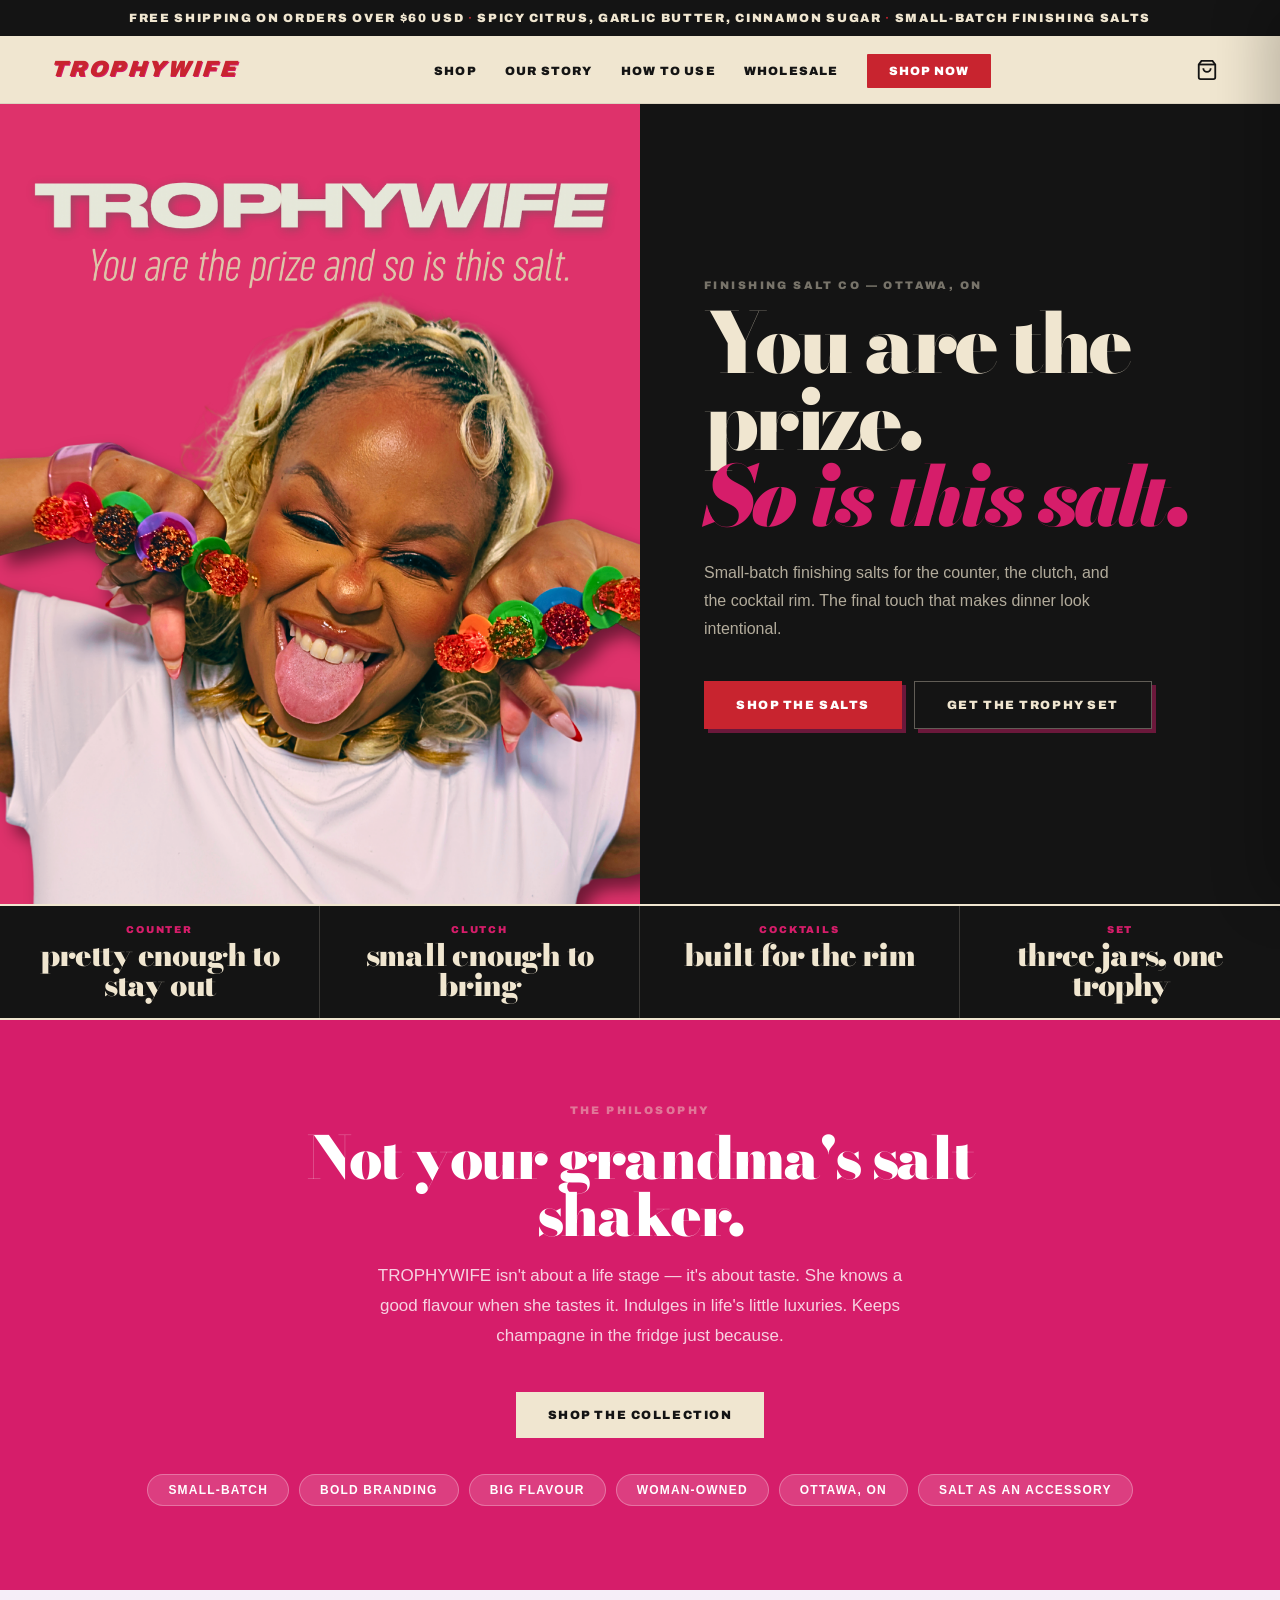
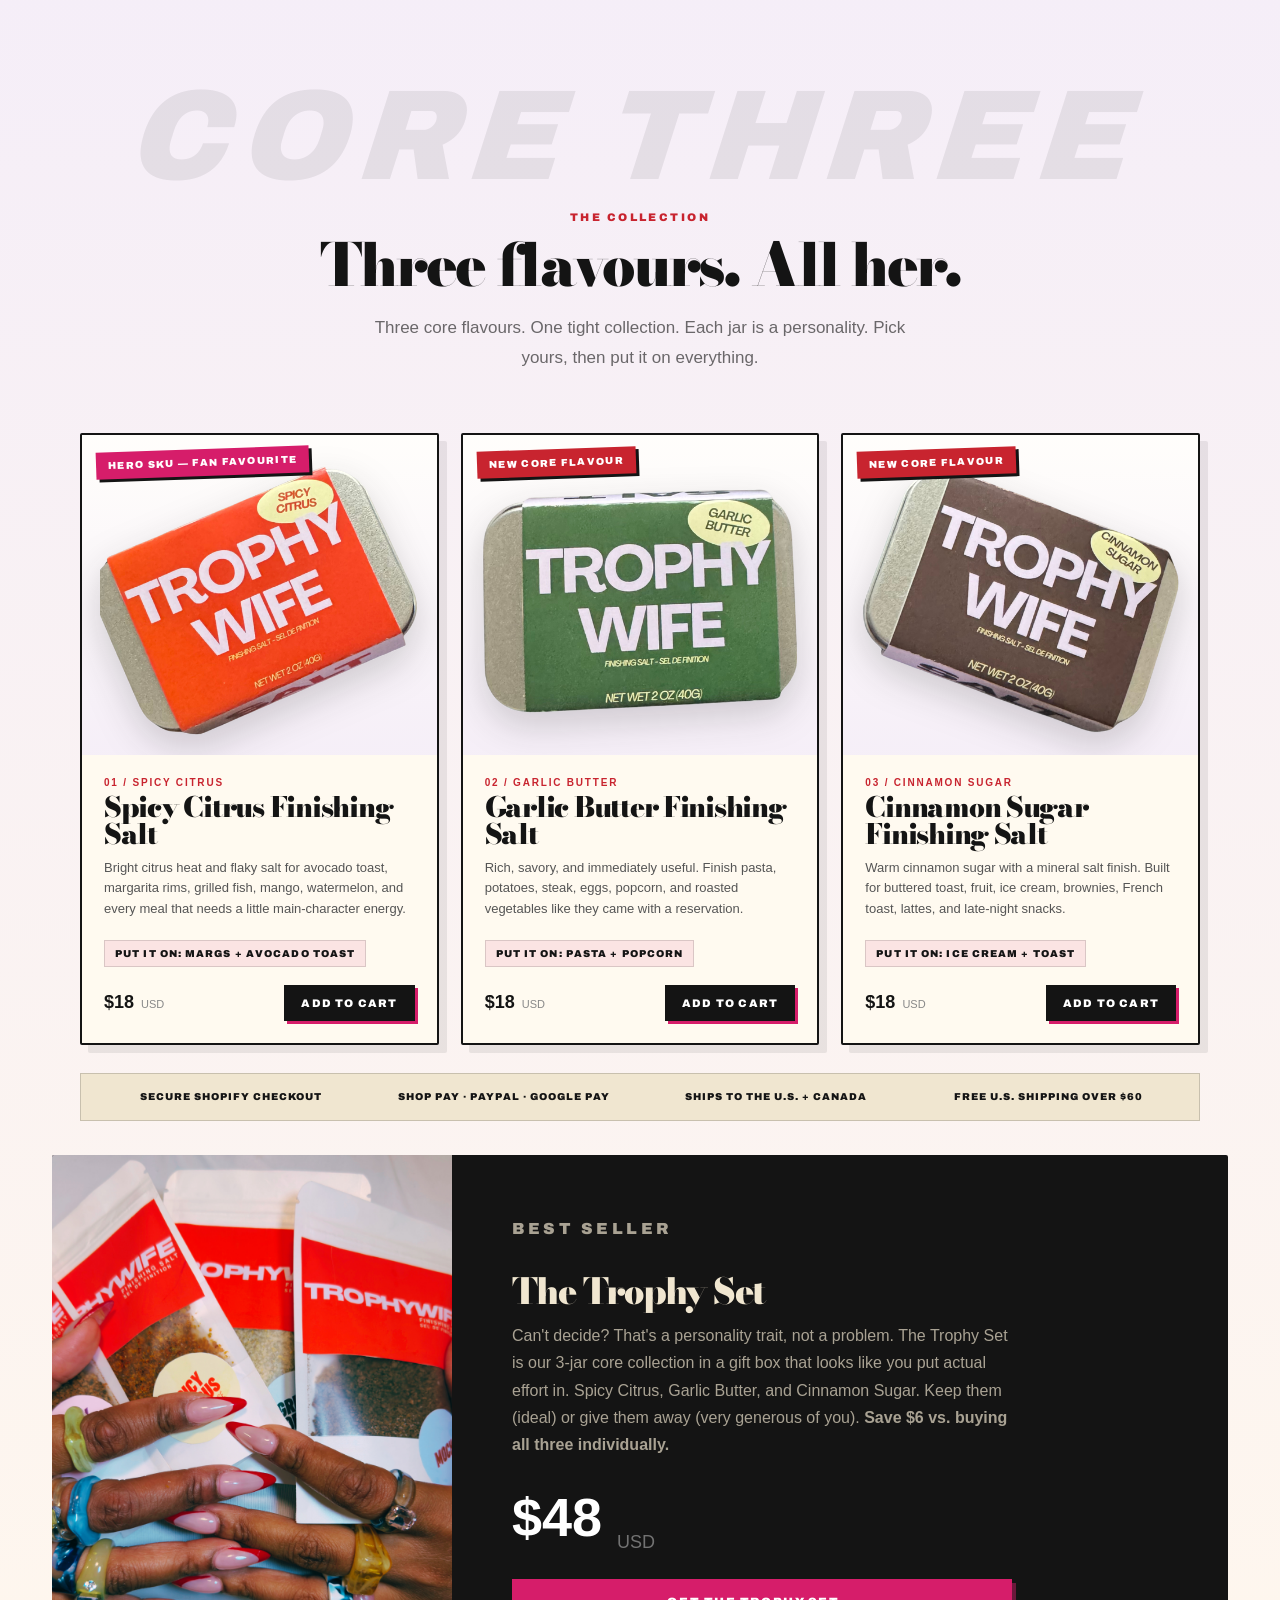
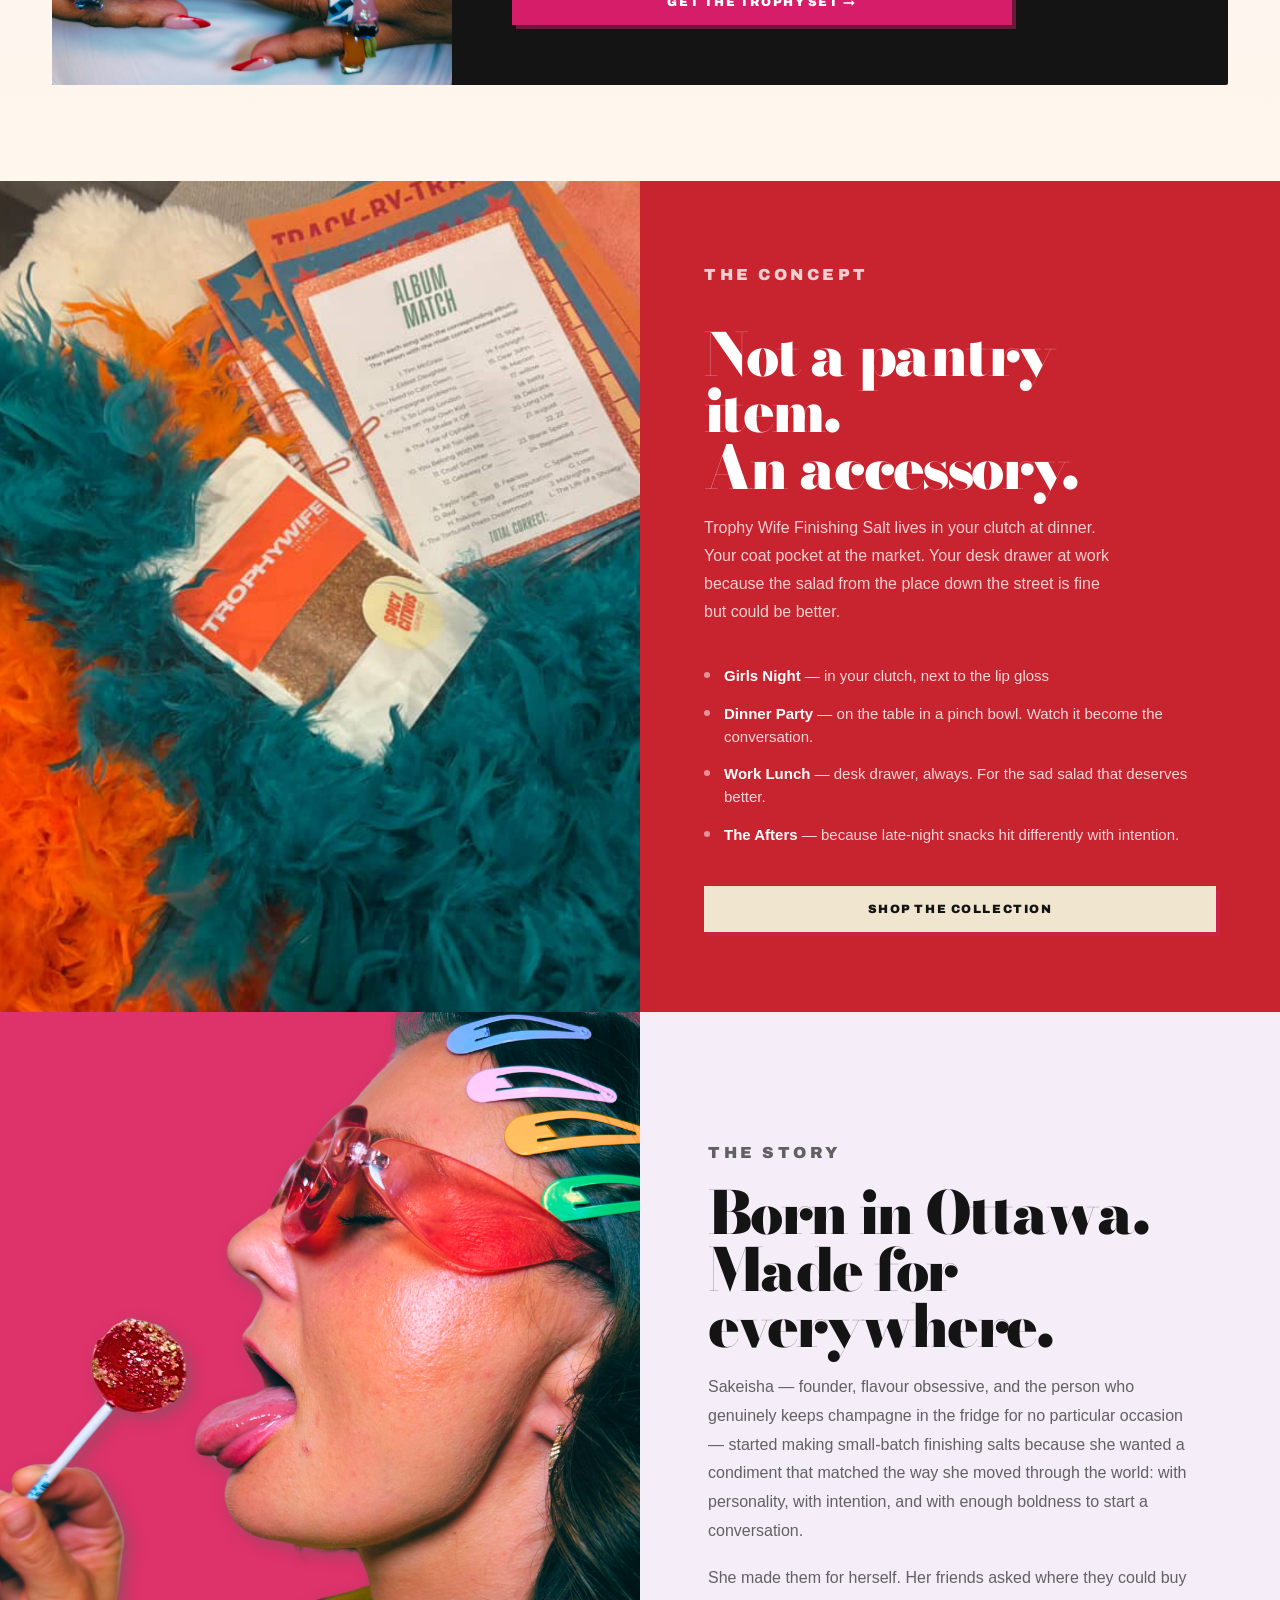
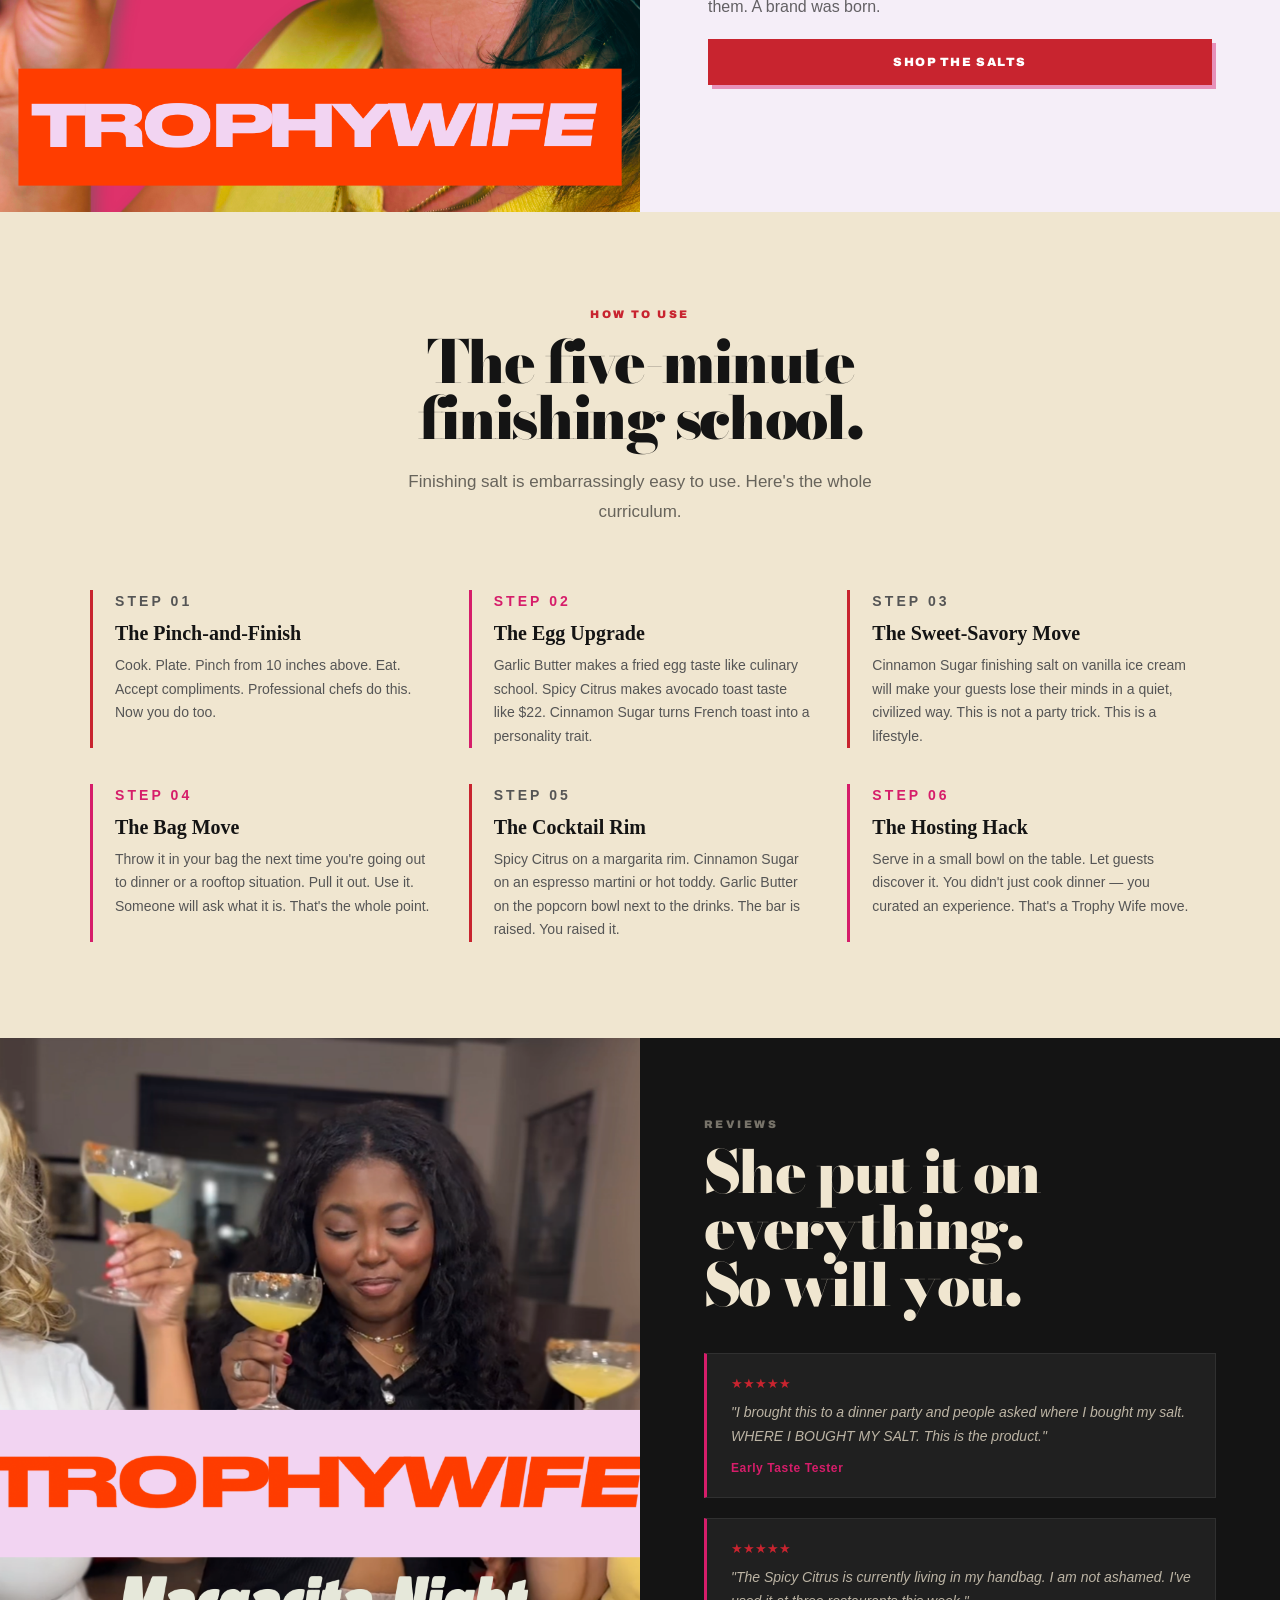
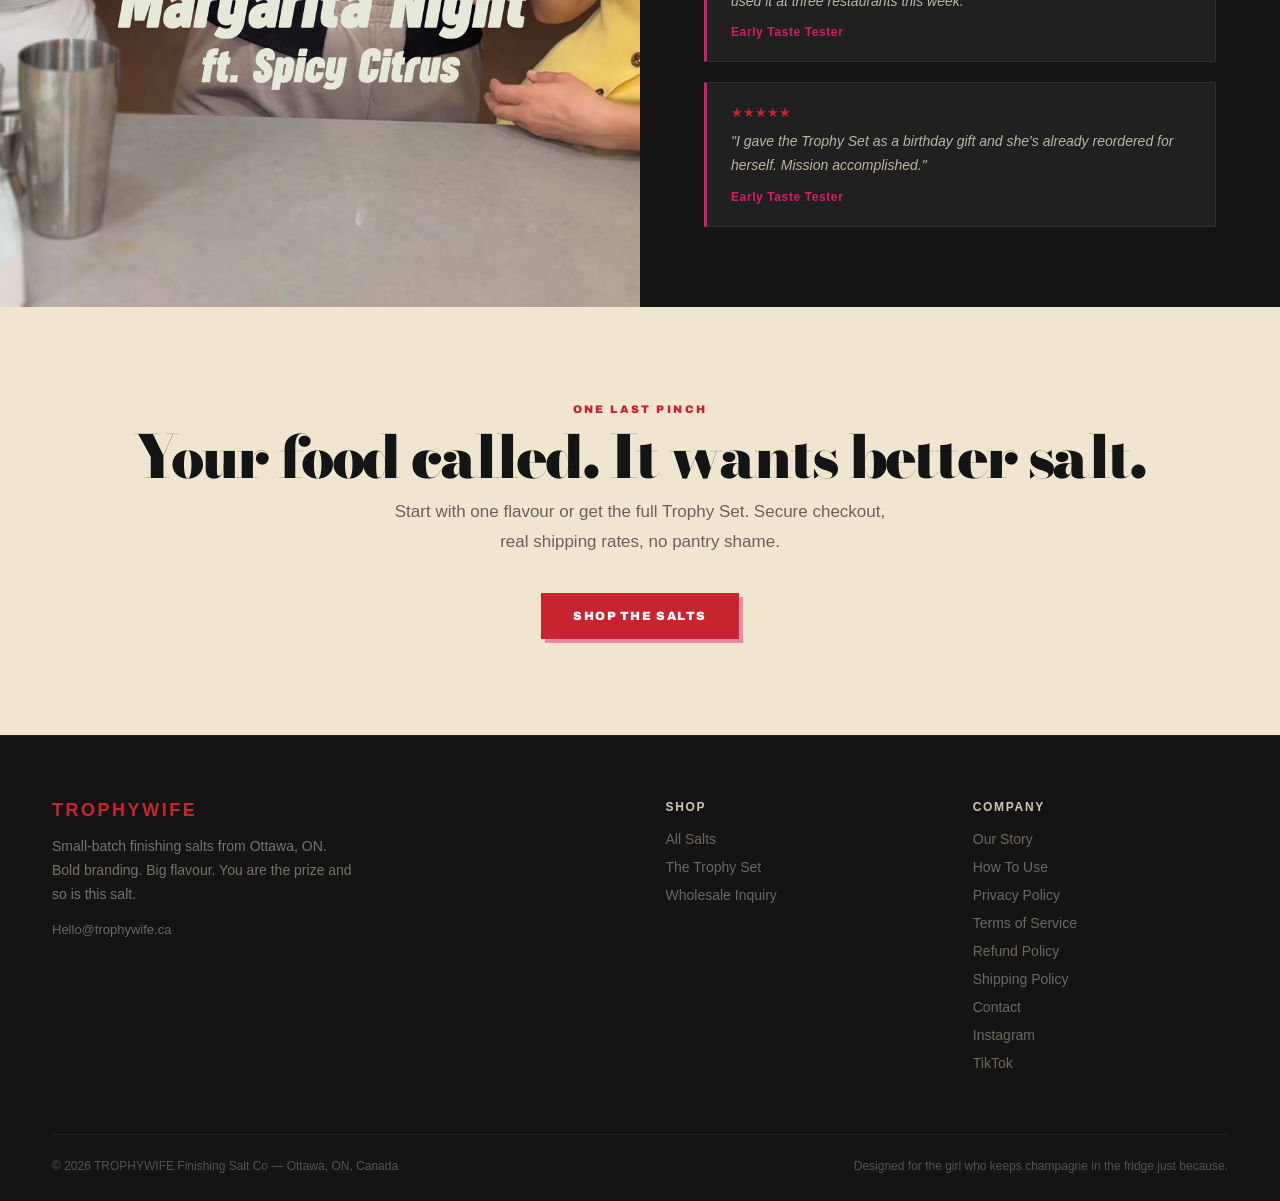
<file: index.html>
<!DOCTYPE html>
<html lang="en">
<head>

  <!-- SEO & Security -->
  <meta name="description" content="Trophy Wife Finishing Salt Co — small-batch finishing salts made by hand in Ottawa. Spicy Citrus, Garlic Butter, and Cinnamon Sugar. You are the prize, and so is this salt.">
  <meta name="keywords" content="finishing salt, small batch salt, gourmet salt, fancy salt, CPG, Ottawa, Sakeisha, Trophy Wife">
    <!-- Favicon -->
  <link rel="icon" type="image/x-icon" href="/favicon.ico">
  <link rel="icon" type="image/png" sizes="32x32" href="/favicon-32.png">
  <link rel="icon" type="image/png" sizes="16x16" href="/favicon-16.png">
  <link rel="apple-touch-icon" sizes="180x180" href="/favicon-180.png">
  <meta name="theme-color" content="#D61D6A">
  <link rel="canonical" href="https://eattrophywife.com/">

  <!-- Open Graph (Facebook, LinkedIn, iMessage previews) -->
  <meta property="og:type" content="website">
  <meta property="og:url" content="https://eattrophywife.com/">
  <meta property="og:title" content="Trophy Wife Finishing Salt Co — You are the prize.">
  <meta property="og:description" content="Small-batch finishing salts that live in your bag, not your spice rack. Spicy Citrus, Garlic Butter, Cinnamon Sugar. Ottawa-made.">
  <meta property="og:image" content="https://eattrophywife.com/assets/hero.png">
  <meta property="og:image:width" content="1200">
  <meta property="og:image:height" content="630">
  <meta property="og:site_name" content="Trophy Wife Finishing Salt Co">

  <!-- Twitter Card -->
  <meta name="twitter:card" content="summary_large_image">
  <meta name="twitter:site" content="@eattrophywife">
  <meta name="twitter:title" content="Trophy Wife Finishing Salt Co — You are the prize.">
  <meta name="twitter:description" content="Small-batch finishing salts that live in your bag, not your spice rack.">
  <meta name="twitter:image" content="https://eattrophywife.com/assets/hero.png">

  <!-- Structured Data (Product Schema) -->
  <script type="application/ld+json">
  {
    "@context": "https://schema.org",
    "@type": "Organization",
    "name": "Trophy Wife Finishing Salt Co",
    "url": "https://eattrophywife.com",
    "logo": "https://eattrophywife.com/assets/hero.png",
    "description": "Small-batch finishing salts handmade in Ottawa, Canada.",
    "sameAs": [
      "https://www.instagram.com/eattrophywife",
      "https://www.tiktok.com/@eattrophywife"
    ]
  }
  </script>

  <link rel="preconnect" href="https://api.fontshare.com">
  <link rel="preconnect" href="https://fonts.googleapis.com">
  <link rel="preconnect" href="https://fonts.gstatic.com" crossorigin>
  <link href="https://fonts.googleapis.com/css2?family=Archivo:ital,wght@0,700;0,900;1,900&family=Bodoni+Moda:ital,opsz,wght@0,6..96,600..900;1,6..96,700..900&display=swap" rel="stylesheet">
  <link href="https://api.fontshare.com/v2/css?f[]=satoshi@700,500,400&display=swap" rel="stylesheet">
  <meta charset="UTF-8"/>
  <meta name="viewport" content="width=device-width, initial-scale=1.0"/>
  <title>TROPHYWIFE — Finishing Salt Co</title>
  <style>
    *, *::before, *::after { box-sizing: border-box; margin: 0; padding: 0; }
    :root {
      --pink:  #D61D6A;
      --red:   #C8242F;
      --cream: #F0E6D0;
      --lav:   #F5EEF8;
      --dark:  #141414;
      --gold:  #C9A84C;
    }
    html { scroll-behavior: smooth; }
    body { font-family: 'Satoshi', 'DM Sans', sans-serif; background: var(--cream); color: var(--dark); overflow-x: hidden; }
    body::selection { background: var(--pink); color: #fff; }

    /* ANN */
    .ann { background: var(--dark); color: var(--cream); text-align: center; padding: 11px; font-size: 12px; letter-spacing: .14em; font-weight: 900; font-family:'Archivo', 'Satoshi', sans-serif; text-transform:uppercase; }
    .ann b { color: var(--red); }

    /* NAV */
    nav { background: var(--cream); display: flex; align-items: center; justify-content: space-between; padding: 0 52px; height: 68px; border-bottom: 1px solid rgba(0,0,0,.08); position: sticky; top: 0; z-index: 200; }
    .logo { font-family:'Archivo', 'Satoshi', sans-serif; font-weight: 900; font-style:italic; font-size: 22px; line-height:.85; letter-spacing: .11em; color: var(--red); text-decoration: none; transform:skew(-8deg); text-shadow: 1px 1px 0 var(--pink); }
    .nav-links { display: flex; gap: 28px; list-style: none; }
    .nav-links a { text-decoration: none; color: var(--dark); font-size: 12px; font-family:'Archivo','Satoshi',sans-serif; font-weight: 900; letter-spacing: .1em; text-transform: uppercase; }
    .nav-links a:hover { color: var(--red); }
    .nav-cta { background: var(--red); color: #fff !important; padding: 10px 22px; border-radius: 1px; }

    /* HERO */
    .hero { display: grid; grid-template-columns: 1fr 1fr; min-height: calc(100vh - 108px); }
    .hero-img, .hero-text, .about-img, .about-text, .ls-img, .ls-text, .proof-img, .proof-text { min-width:0; }
    .hero-img { background: var(--pink); overflow: hidden; position: relative; }
    .hero-img img { width: 100%; height: 100%; object-fit: cover; object-position: center top; display: block; }
    .hero-text { background: var(--dark); display: flex; flex-direction: column; justify-content: center; padding: 80px 64px; }
    .eyebrow { font-family:'Archivo','Satoshi',sans-serif; font-size: 11px; letter-spacing: .22em; text-transform: uppercase; font-weight: 900; margin-bottom: 14px; }
    .eyebrow-red   { color: var(--red); }
    .eyebrow-pink  { color: var(--pink); }
    .eyebrow-muted { color: rgba(240,230,208,.45); }
    h1 { font-family: 'Bodoni Moda', 'Zodiak', 'Georgia', serif; font-weight: 900; font-size: clamp(48px,6.5vw,102px); line-height: .92; letter-spacing:-.055em; color: var(--cream); margin-bottom: 24px; }
    h1 em { font-style: italic; color: var(--pink); }
    .hero-sub { font-size: 16px; line-height: 1.75; color: rgba(240,230,208,.72); max-width: 420px; margin-bottom: 38px; }
    .btns { display: flex; gap: 12px; flex-wrap: wrap; }
    .btn { display: inline-flex; align-items: center; justify-content:center; padding: 16px 32px; font-size: 12px; font-weight: 900; letter-spacing: .13em; text-transform: uppercase; text-decoration: none; border-radius: 0; cursor: pointer; border: none; font-family: 'Archivo', 'Satoshi', sans-serif; transition: opacity .15s, transform .15s, box-shadow .15s; box-shadow: 4px 4px 0 rgba(214,29,106,.45); }
    .btn:hover { opacity: .92; transform: translate(-1px,-2px); box-shadow: 6px 6px 0 rgba(214,29,106,.55); }
    .btn-red     { background: var(--red);   color: #fff; }
    .btn-cream   { background: var(--cream); color: var(--dark); }
    .btn-dark    { background: var(--dark);  color: #fff; }
    .btn-pink    { background: var(--pink);  color: #fff; }
    .btn-outline { background: transparent; color: var(--cream); border: 1.5px solid rgba(240,230,208,.35); }

    /* SECTION */
    section { padding: 96px 52px; }
    h2 { font-family: 'Bodoni Moda', 'Zodiak', 'Georgia', serif; font-size: clamp(34px,4.6vw,68px); font-weight: 900; line-height: .96; letter-spacing:-.045em; margin-bottom: 20px; }
    .body-lg { font-size: 17px; line-height: 1.75; color: rgba(20,20,20,.62); }
    .body-lg-light { color: rgba(240,230,208,.72); }

    /* PHILOSOPHY */
    .philosophy { background: var(--pink); color: #fff; text-align: center; padding: 84px 52px; }
    .philosophy h2 { color: #fff; max-width: 800px; margin: 0 auto 18px; }
    .philosophy .body-lg { color: rgba(255,255,255,.8); max-width: 560px; margin: 0 auto 42px; }
    .pills { display: flex; flex-wrap: wrap; gap: 10px; justify-content: center; margin-top: 36px; }
    .pill { background: rgba(255,255,255,.15); border: 1px solid rgba(255,255,255,.28); color: #fff; padding: 8px 20px; border-radius: 100px; font-size: 12px; font-weight: 700; letter-spacing: .1em; text-transform: uppercase; }

    /* PRODUCTS */
    .products { background: linear-gradient(180deg, var(--lav) 0%, #fff7ed 100%); position:relative; }
    .products-hdr { text-align: center; margin-bottom: 60px; }
    .grid-4 { display: grid; grid-template-columns: repeat(3,1fr); gap: 22px; max-width: 1120px; margin: 0 auto 28px; }
    .pcard { background: #fffaf0; border-radius: 2px; overflow: hidden; transition: transform .2s, box-shadow .2s; display:flex; flex-direction:column; min-height:100%; border:2px solid var(--dark); box-shadow: 8px 8px 0 rgba(20,20,20,.08); position:relative; }
    .pcard:hover { transform: translate(-2px,-6px) rotate(-.35deg); box-shadow: 12px 14px 0 rgba(214,29,106,.18), 0 20px 50px rgba(0,0,0,.12); }
    .pimg { height: 320px; overflow: hidden; position: relative; display:flex; align-items:center; justify-content:center; background:linear-gradient(180deg, rgba(255,255,255,.75) 0%, rgba(245,238,248,.95) 100%); padding: 22px 18px 10px; }
    .pimg img { width: 100%; height: 100%; object-fit: contain; object-position: center; filter: drop-shadow(0 14px 18px rgba(20,20,20,.18)); }
    .pbadge { position: absolute; top: 14px; left: 14px; right:auto; background: var(--red); color: #fff; text-align: center; padding: 8px 12px; font-size: 10px; font-family:'Archivo','Satoshi',sans-serif; font-weight: 900; letter-spacing: .13em; transform: rotate(-2deg); z-index:2; box-shadow:3px 3px 0 var(--dark); }
    .pbadge-hero { background: var(--pink); }
    .pbody { padding: 22px; display:flex; flex-direction:column; flex:1; }
    .pnum { font-size: 10px; color: var(--red); font-weight: 700; letter-spacing: .18em; text-transform: uppercase; margin-bottom: 5px; }
    .pname { font-family: 'Bodoni Moda', 'Zodiak', 'Georgia', serif; font-size: 28px; font-weight: 900; margin-bottom: 10px; line-height: .98; letter-spacing:-.045em; }
    .pdesc { font-size: 13px; color: #555; line-height: 1.6; margin-bottom: 18px; min-height:64px; }
    .pfoot { display: flex; align-items: center; justify-content: space-between; margin-top:auto; gap:14px; }
    .pprice { font-size: 18px; font-weight: 700; }
    .pprice sub { font-size: 11px; color: #888; font-weight: 400; vertical-align: baseline; margin-left: 2px; }
    .add-btn { background: var(--dark); color: #fff; border: none; padding: 12px 17px; font-size: 11px; font-weight: 900; letter-spacing: .11em; text-transform: uppercase; cursor: pointer; border-radius: 0; font-family: 'Archivo','Satoshi',sans-serif; transition: background .15s, transform .15s; box-shadow:3px 3px 0 var(--pink); }
    .add-btn:hover { background: var(--red); transform:translate(-1px,-1px); }
    .add-btn:disabled { opacity:.65; cursor:wait; transform:none; }
    .commerce-trust { max-width:1120px; margin:26px auto 34px; padding:16px 20px; background:var(--cream); border:1.5px solid rgba(20,20,20,.18); display:grid; grid-template-columns:repeat(4,1fr); gap:12px; text-align:center; }
    .commerce-trust span { font-family:'Archivo','Satoshi',sans-serif; font-size:10px; font-weight:900; letter-spacing:.1em; line-height:1.4; text-transform:uppercase; }

    /* CART DRAWER */
    body.cart-open { overflow:hidden; }
    .cart-overlay { position:fixed; inset:0; background:rgba(20,20,20,.58); opacity:0; visibility:hidden; transition:opacity .22s,visibility .22s; z-index:9997; }
    .cart-overlay.is-open { opacity:1; visibility:visible; }
    .cart-drawer { position:fixed; inset:0 0 0 auto; width:min(460px,100%); background:var(--cream); border-left:2px solid var(--dark); transform:translateX(100%); transition:transform .28s ease; z-index:9998; display:flex; flex-direction:column; box-shadow:-18px 0 50px rgba(0,0,0,.2); }
    .cart-drawer.is-open { transform:translateX(0); }
    .cart-head { background:var(--pink); color:#fff; padding:25px 24px; display:flex; align-items:center; justify-content:space-between; border-bottom:2px solid var(--dark); }
    .cart-head h2 { color:#fff; font-size:34px; margin:0; }
    .cart-close { border:0; background:transparent; color:#fff; font:900 28px/1 'Archivo',sans-serif; cursor:pointer; padding:8px; min-width:44px; min-height:44px; }
    .cart-close:focus-visible { outline:2px solid var(--cream); outline-offset:2px; }
    .cart-lines { overflow:auto; flex:1; padding:22px; }
    .cart-empty { min-height:260px; display:flex; flex-direction:column; align-items:center; justify-content:center; text-align:center; gap:12px; }
    .cart-empty strong { font-family:'Bodoni Moda','Georgia',serif; font-size:28px; }
    .cart-empty span { color:#666; font-size:14px; }
    .cart-line { display:grid; grid-template-columns:84px 1fr; gap:16px; padding:0 0 20px; margin:0 0 20px; border-bottom:1px solid rgba(20,20,20,.2); }
    .cart-line img { width:84px; height:96px; object-fit:contain; background:#fffaf0; border:1px solid rgba(20,20,20,.18); }
    .cart-line-name { font-family:'Archivo',sans-serif; font-size:14px; font-weight:900; line-height:1.2; margin:2px 0 7px; text-transform:uppercase; }
    .cart-line-price { font-size:13px; color:#555; margin-bottom:13px; }
    .cart-line-actions { display:flex; align-items:center; justify-content:space-between; gap:12px; }
    .qty { display:flex; align-items:center; border:1.5px solid var(--dark); background:#fff; }
    .qty button { width:36px; height:36px; border:0; background:#fff; color:var(--dark); font:900 18px/1 'Archivo',sans-serif; cursor:pointer; }
    .qty span { min-width:32px; text-align:center; font:800 13px/1 'Archivo',sans-serif; }
    .cart-remove { border:0; background:transparent; color:var(--red); text-decoration:underline; font:800 11px/1 'Archivo',sans-serif; text-transform:uppercase; cursor:pointer; padding:10px 0; }
    .cart-foot { padding:22px 24px 26px; border-top:2px solid var(--dark); background:#fffaf0; }
    .cart-subtotal { display:flex; justify-content:space-between; align-items:baseline; margin-bottom:7px; font-family:'Archivo',sans-serif; font-weight:900; text-transform:uppercase; }
    .cart-subtotal strong { font-size:23px; }
    .cart-note { font-size:11px; color:#666; line-height:1.5; margin:0 0 15px; }
    .cart-checkout { display:block; width:100%; border:0; background:var(--red); color:#fff; padding:17px; text-align:center; text-decoration:none; font:900 12px/1 'Archivo',sans-serif; letter-spacing:.12em; text-transform:uppercase; box-shadow:4px 4px 0 var(--pink); }
    .cart-checkout[aria-disabled="true"] { opacity:.45; pointer-events:none; }
    .cart-status { font:800 12px/1.5 'Archivo',sans-serif; text-align:center; padding:20px; color:#555; }

    .signal-strip { background: var(--dark); color: var(--cream); display:grid; grid-template-columns:repeat(4,1fr); border-top:2px solid var(--cream); border-bottom:2px solid var(--cream); }
    .signal-item { padding:18px 22px; text-align:center; border-right:1px solid rgba(240,230,208,.18); }
    .signal-item:last-child { border-right:0; }
    .signal-kicker { font-family:'Archivo','Satoshi',sans-serif; font-size:10px; letter-spacing:.18em; font-weight:900; color:var(--pink); text-transform:uppercase; display:block; margin-bottom:5px; }
    .signal-copy { font-family:'Bodoni Moda','Georgia',serif; font-size:clamp(22px,2.4vw,36px); font-weight:900; letter-spacing:-.04em; line-height:.95; }
    .flavor-move { display:inline-flex; align-self:flex-start; background:rgba(214,29,106,.1); color:var(--dark); border:1px solid rgba(20,20,20,.14); padding:7px 10px; margin:0 0 18px; font-family:'Archivo','Satoshi',sans-serif; font-size:10px; font-weight:900; letter-spacing:.11em; text-transform:uppercase; }
    .section-scream { font-family:'Archivo','Satoshi',sans-serif; font-weight:900; font-style:italic; letter-spacing:.08em; text-transform:uppercase; color:rgba(20,20,20,.08); font-size:clamp(44px,10vw,148px); line-height:.8; text-align:center; margin:0 auto 22px; transform:skew(-8deg); }

    /* GIFT CARD */
    .gift-card { background: var(--dark); display: flex; overflow: hidden; border-radius: 2px; max-width: 1260px; margin: 0 auto; }
    .gift-img { flex: 0 0 400px; overflow: hidden; background: var(--pink); }
    .gift-img img { width: 100%; height: 100%; object-fit: cover; }
    .gift-body { padding: 60px; display: flex; flex-direction: column; justify-content: center; }
    .gift-body h2 { color: var(--cream); font-size: clamp(26px,2.8vw,44px); margin-bottom: 14px; }
    .gift-body p { font-size: 16px; color: rgba(240,230,208,.68); line-height: 1.7; max-width: 500px; margin-bottom: 32px; }
    .gift-price { font-size: 54px; font-weight: 900; color: #fff; line-height: 1; margin-bottom: 28px; }
    .gift-price sub { font-size: 18px; color: rgba(255,255,255,.4); font-weight: 400; }

    /* LIFESTYLE SPLIT */
    .lifestyle-split { display: grid; grid-template-columns: 1fr 1fr; min-height: 600px; padding: 0; }
    .ls-img { overflow: hidden; }
    .ls-img img { width: 100%; height: 100%; object-fit: cover; display: block; }
    .ls-text { background: var(--red); color: #fff; padding: 80px 64px; display: flex; flex-direction: column; justify-content: center; }
    .ls-text h2 { color: #fff; max-width: 420px; margin-bottom: 18px; }
    .ls-text p { font-size: 16px; color: rgba(255,255,255,.78); max-width: 420px; line-height: 1.75; margin-bottom: 38px; }
    .use-list { list-style: none; display: flex; flex-direction: column; gap: 14px; margin-bottom: 40px; }
    .use-list li { display: flex; align-items: flex-start; gap: 14px; }
    .use-list .dot { width: 6px; height: 6px; background: rgba(255,255,255,.5); border-radius: 50%; margin-top: 8px; flex-shrink: 0; }
    .use-list span { font-size: 15px; color: rgba(255,255,255,.82); line-height: 1.55; }
    .use-list strong { color: #fff; }

    /* ABOUT SPLIT */
    .about-split { display: grid; grid-template-columns: 1fr 1fr; min-height: 620px; padding: 0; }
    .about-img { overflow: hidden; background: var(--pink); }
    .about-img img { width: 100%; height: 100%; object-fit: cover; display: block; }
    .about-text { background: var(--lav); padding: 88px 68px; display: flex; flex-direction: column; justify-content: center; }
    .about-text h2 { margin-bottom: 18px; }
    .about-text p { font-size: 16px; line-height: 1.8; color: rgba(20,20,20,.65); margin-bottom: 18px; max-width: 480px; }

    /* HOW TO */
    .howto { background: var(--cream); }
    .howto-hdr { text-align: center; max-width: 640px; margin: 0 auto 64px; }
    .steps { display: grid; grid-template-columns: repeat(3,1fr); gap: 36px; max-width: 1100px; margin: 0 auto; }
    .step { padding-left: 22px; border-left: 3px solid var(--red); }
    .step:nth-child(even) { border-left-color: var(--pink); }
    .step-n { font-size: 10px; font-weight: 700; letter-spacing: .22em; color: var(--red); text-transform: uppercase; margin-bottom: 8px; }
    .step:nth-child(even) .step-n { color: var(--pink); }
    .step h4 { font-family: 'Zodiak', 'Georgia', serif; font-size: 20px; font-weight: 700; margin-bottom: 9px; }
    .step p { font-size: 14px; color: #555; line-height: 1.68; }

    /* SOCIAL PROOF / PHOTO BAND */
    .proof-band { background: var(--dark); display: grid; grid-template-columns: 1fr 1fr; min-height: 500px; padding: 0; }
    .proof-img { overflow: hidden; }
    .proof-img img { width: 100%; height: 100%; object-fit: cover; display: block; }
    .proof-text { padding: 80px 64px; display: flex; flex-direction: column; justify-content: center; }
    .proof-text h2 { color: var(--cream); margin-bottom: 40px; }
    .tgrid { display: flex; flex-direction: column; gap: 20px; }
    .tcard { background: rgba(255,255,255,.05); border: 1px solid rgba(255,255,255,.07); border-left: 3px solid var(--pink); padding: 22px 24px; }
    .stars { color: var(--red); font-size: 13px; margin-bottom: 10px; }
    .ttext { font-style: italic; font-size: 14px; line-height: 1.7; color: rgba(240,230,208,.75); margin-bottom: 12px; }
    .tauthor { font-size: 12px; font-weight: 700; color: var(--pink); letter-spacing: .05em; }

    /* GIFT BAND */
    .gift-band { background: var(--pink); display: flex; align-items: center; justify-content: space-between; padding: 72px 80px; gap: 48px; }
    .gift-band h2 { color: #fff; max-width: 540px; }
    .gift-band p { font-size: 16px; color: rgba(255,255,255,.78); max-width: 500px; margin-top: 14px; }
    .gift-price-right { text-align: right; flex-shrink: 0; }
    .gift-price-right .amount { font-size: 64px; font-weight: 900; color: #fff; line-height: 1; display: block; }
    .gift-price-right .label { font-size: 13px; color: rgba(255,255,255,.55); letter-spacing: .1em; text-transform: uppercase; margin-bottom: 22px; display: block; }

    /* EMAIL */
    .email-sect { background: var(--cream); text-align: center; }
    .email-sect h2 { margin-bottom: 12px; }
    .email-sect .body-lg { max-width: 500px; margin: 0 auto 36px; }
    .email-form { display: flex; max-width: 440px; margin: 0 auto; border: 1.5px solid rgba(20,20,20,.18); }
    .email-form input { flex: 1; padding: 15px 18px; border: none; background: #fff; font-size: 15px; font-family: 'Satoshi',sans-serif; outline: none; color: var(--dark); }
    .email-form button { background: var(--red); color: #fff; border: none; padding: 15px 22px; font-size: 13px; font-weight: 700; letter-spacing: .1em; text-transform: uppercase; cursor: pointer; font-family: 'Satoshi',sans-serif; }
    .email-form button:hover { background: var(--pink); }
    .email-fine { font-size: 12px; color: rgba(20,20,20,.38); margin-top: 12px; }

    /* FOOTER */
    footer { background: var(--dark); padding: 64px 52px 28px; border-top: 1px solid rgba(255,255,255,.06); }
    .footer-grid { display: grid; grid-template-columns: 2.2fr 1fr 1fr; gap: 52px; margin-bottom: 52px; }
    .footer-brand { font-weight: 900; font-size: 18px; letter-spacing: .14em; color: var(--red); margin-bottom: 14px; }
    .footer-tag { font-size: 14px; line-height: 1.7; color: rgba(240,230,208,.45); max-width: 300px; margin-bottom: 16px; }
    .footer-contact { font-size: 13px; color: rgba(240,230,208,.4); }
    .footer-h { font-size: 12px; font-weight: 700; letter-spacing: .14em; text-transform: uppercase; color: rgba(240,230,208,.85); margin-bottom: 16px; }
    .footer-links { list-style: none; }
    .footer-links li { margin-bottom: 10px; }
    .footer-links a { color: rgba(240,230,208,.4); font-size: 14px; text-decoration: none; }
    .footer-links a:hover { color: var(--cream); }
    .footer-bottom { border-top: 1px solid rgba(255,255,255,.06); padding-top: 24px; display: flex; justify-content: space-between; font-size: 12px; color: rgba(240,230,208,.3); }

    /* RESPONSIVE */
    @media (max-width: 900px) {
      nav { padding: 0 20px; gap: 16px; }
      .nav-links { display: none; }
      .hero, .about-split, .lifestyle-split, .proof-band { grid-template-columns: 1fr; }
      .signal-strip { grid-template-columns:repeat(2,1fr); }
      .hero { min-height: 0; }
      .hero-img, .about-img { height: 60vw; }
      .hero-img img { object-position: center 25% !important; }
      .hero-text, .about-text, .ls-text, .proof-text { padding: 52px 28px; }
      section { padding: 64px 24px; }
      .grid-4 { grid-template-columns: repeat(2,1fr); }
      .steps { grid-template-columns: 1fr; }
      .gift-card { flex-direction: column; }
      .gift-img { flex: none; height: 280px; }
      .gift-body { padding: 40px 28px; }
      .gift-band { flex-direction: column; padding: 52px 24px; text-align: center; }
      .gift-price-right { text-align: center; }
      .footer-grid { grid-template-columns: 1fr; gap: 28px; }
      .commerce-trust { grid-template-columns:repeat(2,1fr); }
    }

    @media (max-width: 640px) {
      .ann { font-size: 11.5px; padding: 10px 16px; line-height:1.35; }
      nav { height: 56px; padding: 0 16px; }
      .logo { font-size: 18px; }
      h1 { font-size: clamp(34px, 9vw, 48px); overflow-wrap:anywhere; }
      h2 { font-size: clamp(29px, 7.4vw, 42px); overflow-wrap:anywhere; }
      .hero-img { height: 82vw; }
      .hero-img img { object-position: center top !important; }
      .hero-sub { font-size: 16px; line-height:1.62; }
      .btns { flex-direction: column; gap: 12px; align-items: stretch; }
      .btns .btn { text-align: center; padding: 17px 24px; font-size:12px; }
      .grid-4 { grid-template-columns: 1fr 1fr; gap: 12px; }
      .pcard .pimg { height: 52vw; }
      .pname { font-size: 25px; }
      .pdesc { font-size:14px; line-height:1.58; min-height:0; }
      .flavor-move { font-size:10.5px; line-height:1.25; }
      .pprice { font-size: 17px; }
      .add-btn { padding: 14px 16px; font-size: 11.5px; }
      .hero-text, .about-text, .ls-text, .proof-text { padding: 36px 20px; }
      section { padding: 52px 16px; }
      .philosophy h2 { font-size: clamp(29px, 7.4vw, 42px); }
      .steps { gap: 28px; }
      .step { padding: 0 0 0 14px; }
      .step p, .ttext, .footer-links a, .footer-tag { font-size:15px; }
      .footer-contact, .footer-bottom { font-size:13px; }
      .email-form { flex-direction: column; border: none; }
      .email-form input { border: 1.5px solid rgba(20,20,20,.18); padding: 15px 18px; margin-bottom: 8px; }
      .email-form button { padding: 15px; }
      .gift-body { padding: 28px 20px; }
      .gift-body h2 { font-size: clamp(22px, 6vw, 32px); }
      .footer-grid { padding: 0; }
      .footer-links { gap: 12px; }
      .commerce-trust { grid-template-columns:1fr; text-align:left; }
    }

    @media (max-width: 520px) {
      .grid-4 { grid-template-columns: 1fr; }
      .signal-strip { grid-template-columns:1fr; }
      .signal-item { border-right:0; border-bottom:1px solid rgba(240,230,208,.14); }
      .pcard .pimg { height: 72vw; }
    }

    .hamburger { display: none; flex-direction: column; gap: 5px; cursor: pointer; padding: 4px; background: none; border: none; }
    .hamburger span { display: block; width: 22px; height: 2px; background: var(--dark); border-radius: 2px; transition: all .25s; }
    .mobile-menu { display: none; position: fixed; top: 56px; left: 0; right: 0; background: #141414; padding: 24px; z-index: 999; flex-direction: column; gap: 0; border-top: 1px solid rgba(240,230,208,.12); }
    .mobile-menu a { color: #F0E6D0; text-decoration: none; font-size: 15px; font-weight: 600; letter-spacing: .08em; text-transform: uppercase; padding: 14px 0; border-bottom: 1px solid rgba(240,230,208,.08); display: block; font-family: 'Satoshi', sans-serif; }
    .mobile-menu a:last-child { border-bottom: none; }
    .mobile-menu.open { display: flex; }

    @media (max-width: 640px) {
      .nav-links { display: none; }
      .hamburger { display: flex; }
      .nav-cta { display: none; }
    }
  </style>
</head>
<body>

<div class="ann">Free shipping on orders over $60 USD <b>·</b> Spicy Citrus, Garlic Butter, Cinnamon Sugar <b>·</b> Small-batch finishing salts</div>

<nav>
  <a class="logo" href="/">TROPHYWIFE</a>
  <ul class="nav-links">
    <li><a href="#products">Shop</a></li>
    <li><a href="#about">Our Story</a></li>
    <li><a href="#howto">How To Use</a></li>
    <li><a href="mailto:Hello@trophywife.ca?subject=TROPHYWIFE%20Wholesale%20Inquiry">Wholesale</a></li>
    <li><a href="#products" class="nav-cta">Shop Now</a></li>
  </ul>

  <!-- Mobile hamburger -->
  <button class="hamburger" id="hamburger" onclick="toggleMenu()" aria-label="Menu">
    <span></span><span></span><span></span>
  </button>
</nav>
<div class="mobile-menu" id="mobileMenu">
  <a href="#products" onclick="closeMenu()">Shop</a>
  <a href="#about" onclick="closeMenu()">Our Story</a>
  <a href="#howto" onclick="closeMenu()">How To Use</a>
  <a href="mailto:Hello@trophywife.ca?subject=TROPHYWIFE%20Wholesale%20Inquiry" onclick="closeMenu()">Wholesale</a>
  <a href="#gift-set" style="color:#C8242F;font-weight:900" onclick="closeMenu()">Get The Trophy Set</a>
</div>
<script>
function toggleMenu() {
  document.getElementById('mobileMenu').classList.toggle('open');
}
function closeMenu() {
  document.getElementById('mobileMenu').classList.remove('open');
}
</script>

<!-- HERO -->
<div class="hero">
  <div class="hero-img">
    <img src="assets/hero.png" alt="TROPHYWIFE — You are the prize and so is this salt" />
  </div>
  <div class="hero-text">
    <p class="eyebrow eyebrow-muted">Finishing Salt Co — Ottawa, ON</p>
    <h1>You are the prize.<br><em>So is this salt.</em></h1>
    <p class="hero-sub">Small-batch finishing salts for the counter, the clutch, and the cocktail rim. The final touch that makes dinner look intentional.</p>
    <div class="btns">
      <a href="#products" class="btn btn-red">Shop The Salts</a>
      <a href="#gift-set" class="btn btn-outline">Get The Trophy Set</a>
    </div>
  </div>
</div>

<div class="signal-strip" aria-label="Trophy Wife product positioning">
  <div class="signal-item"><span class="signal-kicker">Counter</span><span class="signal-copy">pretty enough to stay out</span></div>
  <div class="signal-item"><span class="signal-kicker">Clutch</span><span class="signal-copy">small enough to bring</span></div>
  <div class="signal-item"><span class="signal-kicker">Cocktails</span><span class="signal-copy">built for the rim</span></div>
  <div class="signal-item"><span class="signal-kicker">Set</span><span class="signal-copy">three jars, one trophy</span></div>
</div>

<!-- PHILOSOPHY -->
<section class="philosophy">
  <p class="eyebrow eyebrow-muted">The Philosophy</p>
  <h2>Not your grandma's salt shaker.</h2>
  <p class="body-lg body-lg-light">TROPHYWIFE isn't about a life stage — it's about taste. She knows a good flavour when she tastes it. Indulges in life's little luxuries. Keeps champagne in the fridge just because.</p>
  <a href="#products" class="btn btn-cream">Shop The Collection</a>
  <div class="pills">
    <span class="pill">Small-Batch</span>
    <span class="pill">Bold Branding</span>
    <span class="pill">Big Flavour</span>
    <span class="pill">Woman-Owned</span>
    <span class="pill">Ottawa, ON</span>
    <span class="pill">Salt As An Accessory</span>
  </div>
</section>

<!-- PRODUCTS -->
<section class="products" id="products">
  <div class="products-hdr">
    <div class="section-scream">CORE THREE</div>
    <p class="eyebrow eyebrow-red">The Collection</p>
    <h2>Three flavours. All her.</h2>
    <p class="body-lg" style="max-width:560px;margin:0 auto;text-align:center;">Three core flavours. One tight collection. Each jar is a personality. Pick yours, then put it on everything.</p>
  </div>

  <div class="grid-4">
    <div class="pcard" data-product="spicy-citrus">
      <div class="pimg">
        <div class="pbadge pbadge-hero">HERO SKU — FAN FAVOURITE</div>
        <img src="assets/sku-spicy-citrus-tin.png" alt="Spicy Citrus Finishing Salt tin" />
      </div>
      <div class="pbody">
        <p class="pnum" data-slug="spicy-citrus">01 / Spicy Citrus</p>
        <h3 class="pname">Spicy Citrus Finishing Salt</h3>
        <p class="pdesc">Bright citrus heat and flaky salt for avocado toast, margarita rims, grilled fish, mango, watermelon, and every meal that needs a little main-character energy.</p>
        <span class="flavor-move">Put it on: margs + avocado toast</span>
        <div class="pfoot">
          <span class="pprice">$18 <sub>USD</sub></span>
          <button class="add-btn">Add to Cart</button>
        </div>
      </div>
    </div>

    <div class="pcard" data-product="garlic-butter">
      <div class="pimg">
        <div class="pbadge">NEW CORE FLAVOUR</div>
        <img src="assets/sku-garlic-butter-tin.png" alt="Garlic Butter Finishing Salt tin" />
      </div>
      <div class="pbody">
        <p class="pnum" data-slug="garlic-butter">02 / Garlic Butter</p>
        <h3 class="pname">Garlic Butter Finishing Salt</h3>
        <p class="pdesc">Rich, savory, and immediately useful. Finish pasta, potatoes, steak, eggs, popcorn, and roasted vegetables like they came with a reservation.</p>
        <span class="flavor-move">Put it on: pasta + popcorn</span>
        <div class="pfoot">
          <span class="pprice">$18 <sub>USD</sub></span>
          <button class="add-btn">Add to Cart</button>
        </div>
      </div>
    </div>

    <div class="pcard" data-product="cinnamon-sugar">
      <div class="pimg">
        <div class="pbadge">NEW CORE FLAVOUR</div>
        <img src="assets/sku-cinnamon-sugar-tin.png" alt="Cinnamon Sugar Finishing Salt tin" />
      </div>
      <div class="pbody">
        <p class="pnum" data-slug="cinnamon-sugar">03 / Cinnamon Sugar</p>
        <h3 class="pname">Cinnamon Sugar Finishing Salt</h3>
        <p class="pdesc">Warm cinnamon sugar with a mineral salt finish. Built for buttered toast, fruit, ice cream, brownies, French toast, lattes, and late-night snacks.</p>
        <span class="flavor-move">Put it on: ice cream + toast</span>
        <div class="pfoot">
          <span class="pprice">$18 <sub>USD</sub></span>
          <button class="add-btn">Add to Cart</button>
        </div>
      </div>
    </div>
  </div>

  <div class="commerce-trust" aria-label="Checkout and shipping details">
    <span>Secure Shopify checkout</span>
    <span>Shop Pay · PayPal · Google Pay</span>
    <span>Ships to the U.S. + Canada</span>
    <span>Free U.S. shipping over $60</span>
  </div>

  <!-- Gift Set -->
  <div class="gift-card" id="gift-set">
    <div class="gift-img">
      <img src="assets/product-hands.png" alt="The Trophy Set — three Trophy Wife Finishing Salts" />
    </div>
    <div class="gift-body">
      <p class="eyebrow eyebrow-muted">Best Seller</p>
      <h2>The Trophy Set</h2>
      <p>Can't decide? That's a personality trait, not a problem. The Trophy Set is our 3-jar core collection in a gift box that looks like you put actual effort in. Spicy Citrus, Garlic Butter, and Cinnamon Sugar. Keep them (ideal) or give them away (very generous of you). <strong>Save $6 vs. buying all three individually.</strong></p>
      <div class="gift-price">$48 <sub>USD</sub></div>
      <a href="#gift-set" class="btn btn-pink">Get The Trophy Set →</a>
    </div>
  </div>
</section>

<!-- LIFESTYLE SPLIT — the 9/10 editorial boots shot -->
<div class="lifestyle-split">
  <div class="ls-img">
    <img src="assets/lifestyle.png" alt="Trophy Wife Finishing Salt — not a pantry item, an accessory" />
  </div>
  <div class="ls-text">
    <p class="eyebrow eyebrow-muted">The Concept</p>
    <h2>Not a pantry item.<br>An accessory.</h2>
    <p>Trophy Wife Finishing Salt lives in your clutch at dinner. Your coat pocket at the market. Your desk drawer at work because the salad from the place down the street is fine but could be better.</p>
    <ul class="use-list">
      <li><span class="dot"></span><span><strong>Girls Night</strong> — in your clutch, next to the lip gloss</span></li>
      <li><span class="dot"></span><span><strong>Dinner Party</strong> — on the table in a pinch bowl. Watch it become the conversation.</span></li>
      <li><span class="dot"></span><span><strong>Work Lunch</strong> — desk drawer, always. For the sad salad that deserves better.</span></li>
      <li><span class="dot"></span><span><strong>The Afters</strong> — because late-night snacks hit differently with intention.</span></li>
    </ul>
    <a href="#products" class="btn btn-cream">Shop The Collection</a>
  </div>
</div>

<!-- ABOUT -->
<div class="about-split" id="about">
  <div class="about-img">
    <img src="assets/about.png" alt="Sakeisha — Founder, Trophy Wife Finishing Salt Co" />
  </div>
  <div class="about-text">
    <p class="eyebrow eyebrow-red">The Story</p>
    <h2>Born in Ottawa.<br>Made for everywhere.</h2>
    <p>Sakeisha — founder, flavour obsessive, and the person who genuinely keeps champagne in the fridge for no particular occasion — started making small-batch finishing salts because she wanted a condiment that matched the way she moved through the world: with personality, with intention, and with enough boldness to start a conversation.</p>
    <p>She made them for herself. Her friends asked where they could buy them. A brand was born.</p>
    <a href="#products" class="btn btn-red">Shop The Salts</a>
  </div>
</div>

<!-- HOW TO USE -->
<section class="howto" id="howto">
  <div class="howto-hdr">
    <p class="eyebrow eyebrow-red">How To Use</p>
    <h2>The five-minute finishing school.</h2>
    <p class="body-lg" style="text-align:center;max-width:520px;margin:0 auto;">Finishing salt is embarrassingly easy to use. Here's the whole curriculum.</p>
  </div>
  <div class="steps">
    <div class="step">
      <p class="step-n">Step 01</p>
      <h4>The Pinch-and-Finish</h4>
      <p>Cook. Plate. Pinch from 10 inches above. Eat. Accept compliments. Professional chefs do this. Now you do too.</p>
    </div>
    <div class="step">
      <p class="step-n">Step 02</p>
      <h4>The Egg Upgrade</h4>
      <p>Garlic Butter makes a fried egg taste like culinary school. Spicy Citrus makes avocado toast taste like $22. Cinnamon Sugar turns French toast into a personality trait.</p>
    </div>
    <div class="step">
      <p class="step-n">Step 03</p>
      <h4>The Sweet-Savory Move</h4>
      <p>Cinnamon Sugar finishing salt on vanilla ice cream will make your guests lose their minds in a quiet, civilized way. This is not a party trick. This is a lifestyle.</p>
    </div>
    <div class="step">
      <p class="step-n">Step 04</p>
      <h4>The Bag Move</h4>
      <p>Throw it in your bag the next time you're going out to dinner or a rooftop situation. Pull it out. Use it. Someone will ask what it is. That's the whole point.</p>
    </div>
    <div class="step">
      <p class="step-n">Step 05</p>
      <h4>The Cocktail Rim</h4>
      <p>Spicy Citrus on a margarita rim. Cinnamon Sugar on an espresso martini or hot toddy. Garlic Butter on the popcorn bowl next to the drinks. The bar is raised. You raised it.</p>
    </div>
    <div class="step">
      <p class="step-n">Step 06</p>
      <h4>The Hosting Hack</h4>
      <p>Serve in a small bowl on the table. Let guests discover it. You didn't just cook dinner — you curated an experience. That's a Trophy Wife move.</p>
    </div>
  </div>
</section>

<!-- SOCIAL PROOF + PHOTO BAND -->
<div class="proof-band">
  <div class="proof-img">
    <img src="assets/margarita.png" alt="Trophy Wife Finishing Salt — Margarita Night with Spicy Citrus" />
  </div>
  <div class="proof-text">
    <p class="eyebrow eyebrow-muted">Reviews</p>
    <h2>She put it on everything.<br>So will you.</h2>
    <div class="tgrid">
      <div class="tcard">
        <div class="stars">★★★★★</div>
        <p class="ttext">"I brought this to a dinner party and people asked where I bought my salt. WHERE I BOUGHT MY SALT. This is the product."</p>
        <p class="tauthor">Early Taste Tester</p>
      </div>
      <div class="tcard">
        <div class="stars">★★★★★</div>
        <p class="ttext">"The Spicy Citrus is currently living in my handbag. I am not ashamed. I've used it at three restaurants this week."</p>
        <p class="tauthor">Early Taste Tester</p>
      </div>
      <div class="tcard">
        <div class="stars">★★★★★</div>
        <p class="ttext">"I gave the Trophy Set as a birthday gift and she's already reordered for herself. Mission accomplished."</p>
        <p class="tauthor">Early Taste Tester</p>
      </div>
    </div>
  </div>
</div>

<!-- EMAIL -->
<section class="email-sect" id="club">
  <p class="eyebrow eyebrow-red">One Last Pinch</p>
  <h2>Your food called. It wants better salt.</h2>
  <p class="body-lg">Start with one flavour or get the full Trophy Set. Secure checkout, real shipping rates, no pantry shame.</p>
  <a href="#products" class="btn btn-red">Shop The Salts</a>
</section>

<!-- FOOTER -->
<footer>
  <div class="footer-grid">
    <div>
      <div class="footer-brand">TROPHYWIFE</div>
      <p class="footer-tag">Small-batch finishing salts from Ottawa, ON. Bold branding. Big flavour. You are the prize and so is this salt.</p>
      <p class="footer-contact">Hello@trophywife.ca</p>
    </div>
    <div>
      <p class="footer-h">Shop</p>
      <ul class="footer-links">
        <li><a href="#products">All Salts</a></li>
        <li><a href="#gift-set">The Trophy Set</a></li>
        <li><a href="mailto:Hello@trophywife.ca?subject=TROPHYWIFE%20Wholesale%20Inquiry" id="wholesale">Wholesale Inquiry</a></li>
      </ul>
    </div>
    <div>
      <p class="footer-h">Company</p>
      <ul class="footer-links">
        <li><a href="#about">Our Story</a></li>
        <li><a href="#howto">How To Use</a></li>
        <li><a href="/policies/privacy-policy/">Privacy Policy</a></li>
        <li><a href="/policies/terms-of-service/">Terms of Service</a></li>
        <li><a href="/policies/refund-policy/">Refund Policy</a></li>
        <li><a href="/policies/shipping-policy/">Shipping Policy</a></li>
        <li><a href="/policies/contact-information/">Contact</a></li>
        <li><a href="https://www.instagram.com/eattrophywife" target="_blank" rel="noopener">Instagram</a></li>
        <li><a href="https://www.tiktok.com/@eattrophywife" target="_blank" rel="noopener">TikTok</a></li>
      </ul>
    </div>
  </div>
  <div class="footer-bottom">
    <span>© 2026 TROPHYWIFE Finishing Salt Co — Ottawa, ON, Canada</span>
    <span>Designed for the girl who keeps champagne in the fridge just because.</span>
  </div>
</footer>

</body>
</html>

<!-- ═══════════════════════════════════════════════════
     SHOPIFY BUY BUTTON INTEGRATION
     Storefront API: 21a8a3a9e409e56c0240da544e0f59b0
     Store: bexhn7-dp.myshopify.com
════════════════════════════════════════════════════ -->
<script>
// ─── Shopify Storefront Config ───
const SHOPIFY_STORE = 'bexhn7-dp.myshopify.com';
const STOREFRONT_TOKEN = '21a8a3a9e409e56c0240da544e0f59b0';

// ─── Variant IDs (from Shopify) ───
const VARIANTS = {
  'spicy-citrus':    '47407966585080',
  'garlic-butter':   '48329990603000',
  'cinnamon-sugar':  '48329990930680',
  'trophy-set':      '48063430197496',
};

// ─── Cart State ───
let cartId=null, cartCount=0, checkoutUrl=null, activeCart=null;
const CART_FIELDS=`fragment CartDetail on Cart{id checkoutUrl totalQuantity cost{subtotalAmount{amount currencyCode}} lines(first:50){nodes{id quantity merchandise{... on ProductVariant{id price{amount currencyCode} image{url altText} product{title handle}}}}}}`;
const esc=(v='')=>String(v).replace(/[&<>'"]/g,c=>({'&':'&amp;','<':'&lt;','>':'&gt;',"'":'&#39;','"':'&quot;'}[c]));
const cash=(amount,currency='USD')=>new Intl.NumberFormat('en-US',{style:'currency',currency}).format(Number(amount));

async function sfetch(query,variables={}){const res=await fetch(`https://${SHOPIFY_STORE}/api/2024-01/graphql.json`,{method:'POST',headers:{'Content-Type':'application/json','X-Shopify-Storefront-Access-Token':STOREFRONT_TOKEN},body:JSON.stringify({query,variables})});if(!res.ok)throw new Error(`Shopify request failed (${res.status})`);const data=await res.json();if(data.errors?.length)throw new Error(data.errors[0].message);return data;}
function updateCartBadge(){const badge=document.getElementById('cart-badge');if(badge){badge.textContent=cartCount;badge.style.display=cartCount>0?'flex':'none';}}
function persistCart(cart){activeCart=cart;cartId=cart?.id||null;cartCount=cart?.totalQuantity||0;checkoutUrl=cart?.checkoutUrl||null;if(cartId){localStorage.setItem('tw_cart_id',cartId);localStorage.setItem('tw_checkout_url',checkoutUrl||'');localStorage.setItem('tw_cart_count',String(cartCount));}else ['tw_cart_id','tw_checkout_url','tw_cart_count'].forEach(k=>localStorage.removeItem(k));updateCartBadge();renderCartDrawer(cart);}
async function createCart(){const d=await sfetch(`mutation{cartCreate{cart{...CartDetail}userErrors{field message}}}${CART_FIELDS}`),p=d.data?.cartCreate;if(!p?.cart||p.userErrors?.length)throw new Error(p?.userErrors?.[0]?.message||'Could not create cart');persistCart(p.cart);return p.cart;}
async function fetchCart(){if(!cartId)return null;const d=await sfetch(`query($id:ID!){cart(id:$id){...CartDetail}}${CART_FIELDS}`,{id:cartId});return d.data?.cart||null;}
async function addToCart(variantId){const add=()=>sfetch(`mutation($cartId:ID!,$lines:[CartLineInput!]!){cartLinesAdd(cartId:$cartId,lines:$lines){cart{...CartDetail}userErrors{field message}}}${CART_FIELDS}`,{cartId,lines:[{merchandiseId:`gid://shopify/ProductVariant/${variantId}`,quantity:1}]});if(!cartId)await createCart();let d=await add(),p=d.data?.cartLinesAdd;if(!p?.cart||p.userErrors?.length){persistCart(null);await createCart();d=await add();p=d.data?.cartLinesAdd;}if(!p?.cart||p.userErrors?.length)throw new Error(p?.userErrors?.[0]?.message||'Could not add item');persistCart(p.cart);openCartDrawer(false);return p.cart;}
async function setLineQuantity(lineId,quantity){if(!cartId)return;setCartStatus('Updating cart…');const remove=quantity<=0;const q=remove?`mutation($cartId:ID!,$ids:[ID!]!){cartLinesRemove(cartId:$cartId,lineIds:$ids){cart{...CartDetail}userErrors{field message}}}${CART_FIELDS}`:`mutation($cartId:ID!,$lines:[CartLineUpdateInput!]!){cartLinesUpdate(cartId:$cartId,lines:$lines){cart{...CartDetail}userErrors{field message}}}${CART_FIELDS}`;const d=await sfetch(q,remove?{cartId,ids:[lineId]}:{cartId,lines:[{id:lineId,quantity}]}),p=remove?d.data?.cartLinesRemove:d.data?.cartLinesUpdate;if(!p?.cart||p.userErrors?.length)throw new Error(p?.userErrors?.[0]?.message||'Could not update cart');persistCart(p.cart);}
function ensureCartDrawer(){if(document.getElementById('tw-cart-drawer'))return;const shell=document.createElement('div');shell.innerHTML=`<div class="cart-overlay" id="tw-cart-overlay"></div><aside class="cart-drawer" id="tw-cart-drawer" role="dialog" aria-modal="true" aria-labelledby="tw-cart-title" aria-hidden="true"><div class="cart-head"><h2 id="tw-cart-title">Your Cart</h2><button class="cart-close" type="button" aria-label="Close cart">×</button></div><div class="cart-lines" id="tw-cart-lines"></div><div class="cart-foot"><div class="cart-subtotal"><span>Subtotal</span><strong id="tw-cart-subtotal">$0.00</strong></div><p class="cart-note">Shipping and taxes are calculated securely at checkout.</p><a class="cart-checkout" id="tw-cart-checkout" href="#products" aria-disabled="true">Secure Checkout</a></div></aside>`;document.body.append(...shell.children);document.getElementById('tw-cart-overlay').onclick=closeCartDrawer;document.querySelector('.cart-close').onclick=closeCartDrawer;document.getElementById('tw-cart-lines').onclick=async e=>{const btn=e.target.closest('[data-cart-action]');if(!btn)return;const line=activeCart?.lines?.nodes?.find(x=>x.id===btn.dataset.lineId);if(!line)return;const a=btn.dataset.cartAction,next=a==='increase'?line.quantity+1:a==='decrease'?line.quantity-1:0;try{await setLineQuantity(line.id,next);}catch(_){setCartStatus('Cart update failed. Please try again.');}};renderCartDrawer(activeCart);}
function renderCartDrawer(cart){if(!document.getElementById('tw-cart-drawer'))return;const list=document.getElementById('tw-cart-lines'),checkout=document.getElementById('tw-cart-checkout'),subtotal=document.getElementById('tw-cart-subtotal'),lines=cart?.lines?.nodes||[];if(!lines.length){list.innerHTML='<div class="cart-empty"><strong>Your cart is waiting.</strong><span>Pick a flavour. Make dinner interesting.</span><a class="btn btn-red" href="#products" data-close-cart>Shop The Salts</a></div>';list.querySelector('[data-close-cart]')?.addEventListener('click',closeCartDrawer);subtotal.textContent='$0.00';checkout.href='#products';checkout.setAttribute('aria-disabled','true');return;}list.innerHTML=lines.map(line=>{const m=line.merchandise,title=m.product?.title||'Trophy Wife Salt',img=m.image?.url||'',total=Number(m.price?.amount||0)*line.quantity;return `<div class="cart-line">${img?`<img src="${esc(img)}" alt="${esc(m.image?.altText||title)}">`:'<div></div>'}<div><div class="cart-line-name">${esc(title)}</div><div class="cart-line-price">${cash(total,m.price?.currencyCode)}</div><div class="cart-line-actions"><div class="qty" aria-label="Quantity for ${esc(title)}"><button type="button" data-cart-action="decrease" data-line-id="${esc(line.id)}" aria-label="Decrease quantity">−</button><span>${line.quantity}</span><button type="button" data-cart-action="increase" data-line-id="${esc(line.id)}" aria-label="Increase quantity">+</button></div><button type="button" class="cart-remove" data-cart-action="remove" data-line-id="${esc(line.id)}">Remove</button></div></div></div>`;}).join('');subtotal.textContent=cash(cart.cost?.subtotalAmount?.amount||0,cart.cost?.subtotalAmount?.currencyCode);checkout.href=cart.checkoutUrl;checkout.removeAttribute('aria-disabled');}
function setCartStatus(message){const list=document.getElementById('tw-cart-lines');if(list)list.insertAdjacentHTML('afterbegin',`<div class="cart-status">${esc(message)}</div>`);}
async function openCartDrawer(refresh=true){ensureCartDrawer();document.body.classList.add('cart-open');const overlay=document.getElementById('tw-cart-overlay'),drawer=document.getElementById('tw-cart-drawer');overlay.classList.add('is-open');drawer.classList.add('is-open');drawer.setAttribute('aria-hidden','false');document.querySelector('.cart-close')?.focus();if(refresh&&cartId){setCartStatus('Loading your cart…');try{const cart=await fetchCart();if(!cart)throw new Error();persistCart(cart);}catch(_){persistCart(null);}}}
function closeCartDrawer(){document.body.classList.remove('cart-open');document.getElementById('tw-cart-overlay')?.classList.remove('is-open');const d=document.getElementById('tw-cart-drawer');d?.classList.remove('is-open');d?.setAttribute('aria-hidden','true');}
async function hydrateProducts(){try{const d=await sfetch(`query{spicy:product(handle:"spicy-citrus"){handle availableForSale variants(first:1){nodes{id price{amount currencyCode}}}} garlic:product(handle:"garlic-butter"){handle availableForSale variants(first:1){nodes{id price{amount currencyCode}}}} cinnamon:product(handle:"cinnamon-sugar"){handle availableForSale variants(first:1){nodes{id price{amount currencyCode}}}} set:product(handle:"the-trophy-set"){handle availableForSale variants(first:1){nodes{id price{amount currencyCode}}}}}`);Object.values(d.data||{}).filter(Boolean).forEach(p=>{const v=p.variants?.nodes?.[0];if(!v)return;const key=p.handle==='the-trophy-set'?'trophy-set':p.handle;VARIANTS[key]=v.id.split('/').pop();const card=document.querySelector(`[data-product="${p.handle}"]`),price=card?.querySelector('.pprice'),btn=card?.querySelector('.add-btn');if(price)price.innerHTML=`${cash(v.price.amount,v.price.currencyCode).replace('.00','')} <sub>${v.price.currencyCode}</sub>`;if(btn&&!p.availableForSale){btn.textContent='Sold Out';btn.disabled=true;}if(key==='trophy-set'){const gp=document.querySelector('.gift-price');if(gp)gp.innerHTML=`${cash(v.price.amount,v.price.currencyCode).replace('.00','')} <sub>${v.price.currencyCode}</sub>`;}});}catch(_){} }

document.addEventListener('DOMContentLoaded',()=>{ensureCartDrawer();cartId=localStorage.getItem('tw_cart_id');checkoutUrl=localStorage.getItem('tw_checkout_url');cartCount=Number(localStorage.getItem('tw_cart_count')||0);updateCartBadge();hydrateProducts();if(cartId)fetchCart().then(c=>{if(!c)throw new Error();persistCart(c);}).catch(()=>persistCart(null));document.querySelectorAll('.add-btn').forEach(btn=>{const slug=btn.closest('.pcard')?.dataset.product;if(!slug||!VARIANTS[slug])return;btn.onclick=async()=>{const original=btn.textContent;btn.textContent='Adding…';btn.disabled=true;try{await addToCart(VARIANTS[slug]);btn.textContent='Added';}catch(_){btn.textContent='Try Again';}setTimeout(()=>{if(btn.textContent!=='Sold Out'){btn.textContent=original;btn.disabled=false;}},1800);};});const gift=document.querySelector('.btn-pink');if(gift){gift.href='#products';gift.onclick=async e=>{e.preventDefault();const original=gift.textContent;gift.textContent='Adding…';gift.style.pointerEvents='none';try{await addToCart(VARIANTS['trophy-set']);gift.textContent='Added';}catch(_){gift.textContent='Try Again';}setTimeout(()=>{gift.textContent=original;gift.style.pointerEvents='';},1800);};}const nav=document.querySelector('nav');if(nav){const cart=document.createElement('button');cart.type='button';cart.setAttribute('aria-label','Open cart');cart.style.cssText='position:relative;cursor:pointer;display:flex;align-items:center;color:inherit;background:transparent;border:0;padding:10px;';cart.innerHTML=`<svg width="22" height="22" viewBox="0 0 24 24" fill="none" stroke="currentColor" stroke-width="2"><path d="M6 2L3 6v14a2 2 0 002 2h14a2 2 0 002-2V6l-3-4z"/><line x1="3" y1="6" x2="21" y2="6"/><path d="M16 10a4 4 0 01-8 0"/></svg><span id="cart-badge" style="display:none;position:absolute;top:1px;right:1px;background:#E94440;color:#fff;width:18px;height:18px;border-radius:50%;font-size:11px;font-weight:700;align-items:center;justify-content:center;"></span>`;cart.onclick=()=>openCartDrawer(true);nav.appendChild(cart);updateCartBadge();}document.addEventListener('keydown',e=>{if(e.key==='Escape')closeCartDrawer();});});
</script>
</file>
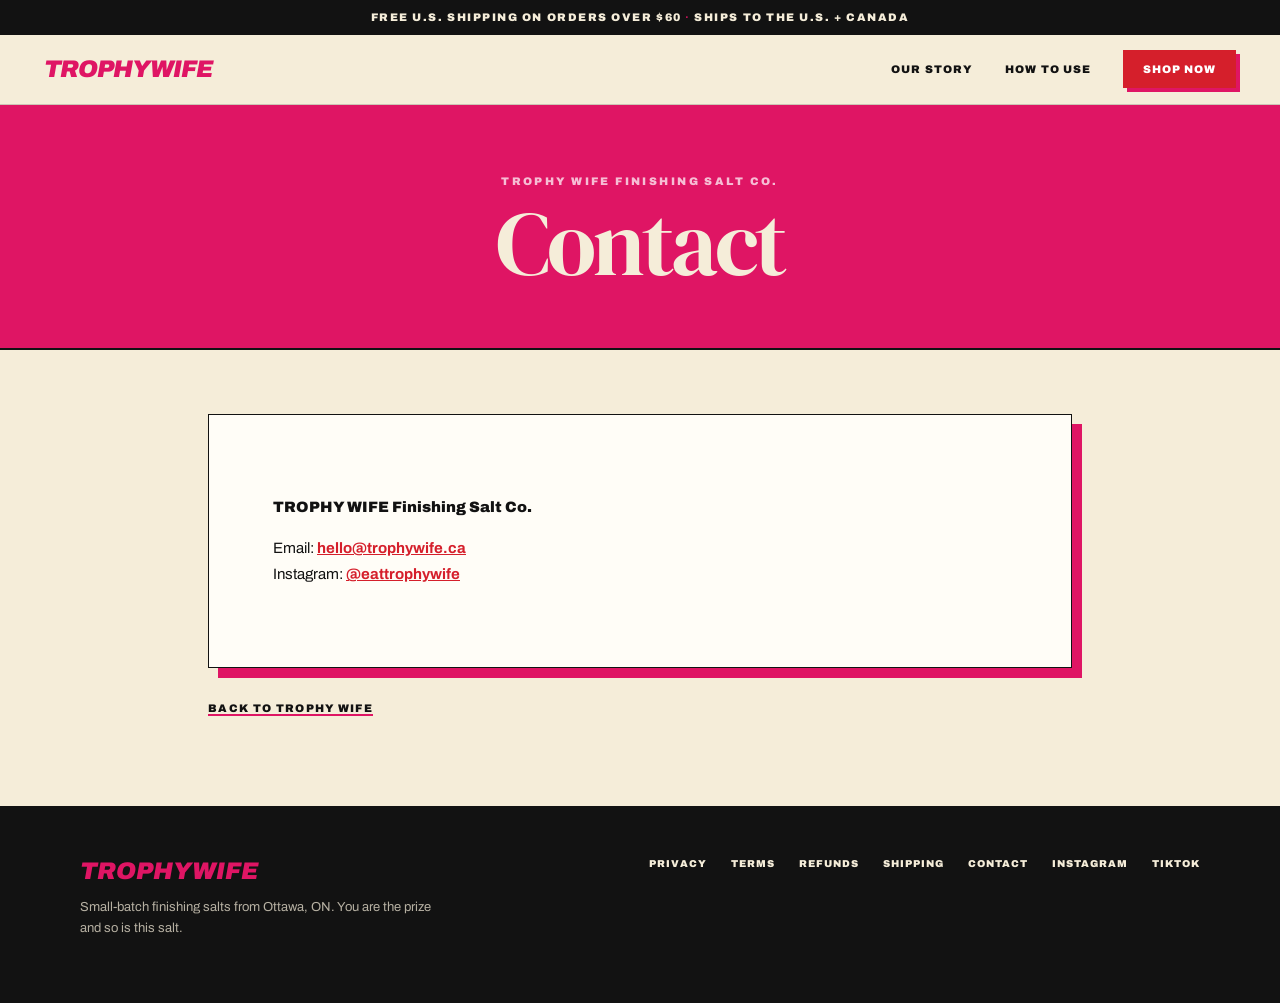
<file: policies/contact-information/index.html>
<!doctype html>
<html lang="en"><head><meta charset="utf-8"><meta name="viewport" content="width=device-width,initial-scale=1"><title>Contact — TROPHYWIFE</title><meta name="description" content="Contact Trophy Wife Finishing Salt Co. for customer support and order questions."><link rel="canonical" href="https://eattrophywife.com/policies/contact-information/"><link rel="icon" href="/favicon.ico"><link rel="stylesheet" href="/policies/policy.css"></head>
<body><div class="ann">Free U.S. shipping on orders over $60 <b>·</b> Ships to the U.S. + Canada</div><nav><a class="logo" href="/">TROPHYWIFE</a><div class="nav-links"><a href="/#about">Our Story</a><a href="/#howto">How To Use</a><a class="shop" href="/#products">Shop Now</a></div></nav><header class="policy-hero"><p class="eyebrow">Trophy Wife Finishing Salt Co.</p><h1>Contact</h1></header><main class="policy-shell"><article class="policy-body"><p><strong>TROPHY WIFE Finishing Salt Co.</strong></p><p>Email: <a href="mailto:hello@trophywife.ca">hello@trophywife.ca</a><br/>Instagram: <a href="https://www.instagram.com/eattrophywife">@eattrophywife</a></p></article><a class="policy-back" href="/">Back to Trophy Wife</a></main><footer><div class="footer-inner"><div><div class="footer-brand">TROPHYWIFE</div><p class="footer-tag">Small-batch finishing salts from Ottawa, ON. You are the prize and so is this salt.</p></div><div class="footer-links"><a href="/policies/privacy-policy/">Privacy</a><a href="/policies/terms-of-service/">Terms</a><a href="/policies/refund-policy/">Refunds</a><a href="/policies/shipping-policy/">Shipping</a><a href="/policies/contact-information/">Contact</a><a href="https://www.instagram.com/eattrophywife">Instagram</a><a href="https://www.tiktok.com/@eattrophywife">TikTok</a></div></div></footer></body></html>
</file>
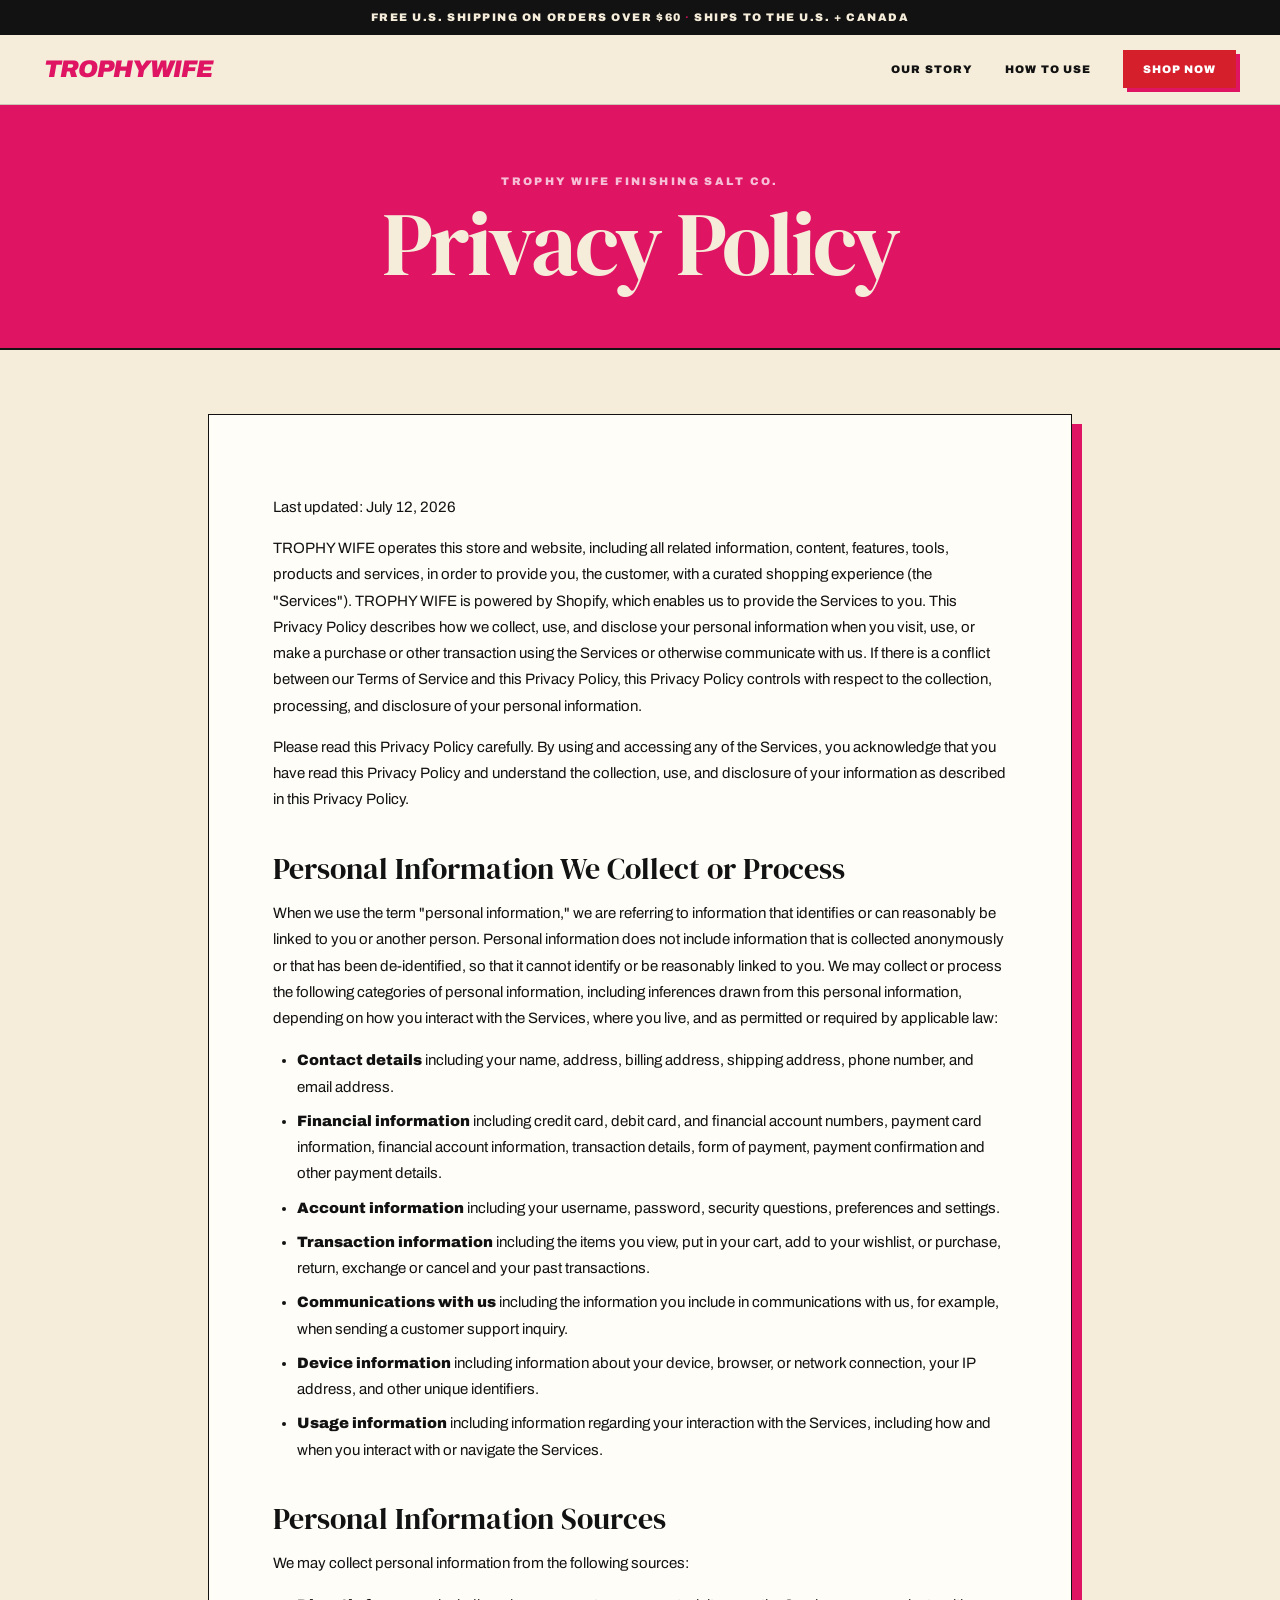
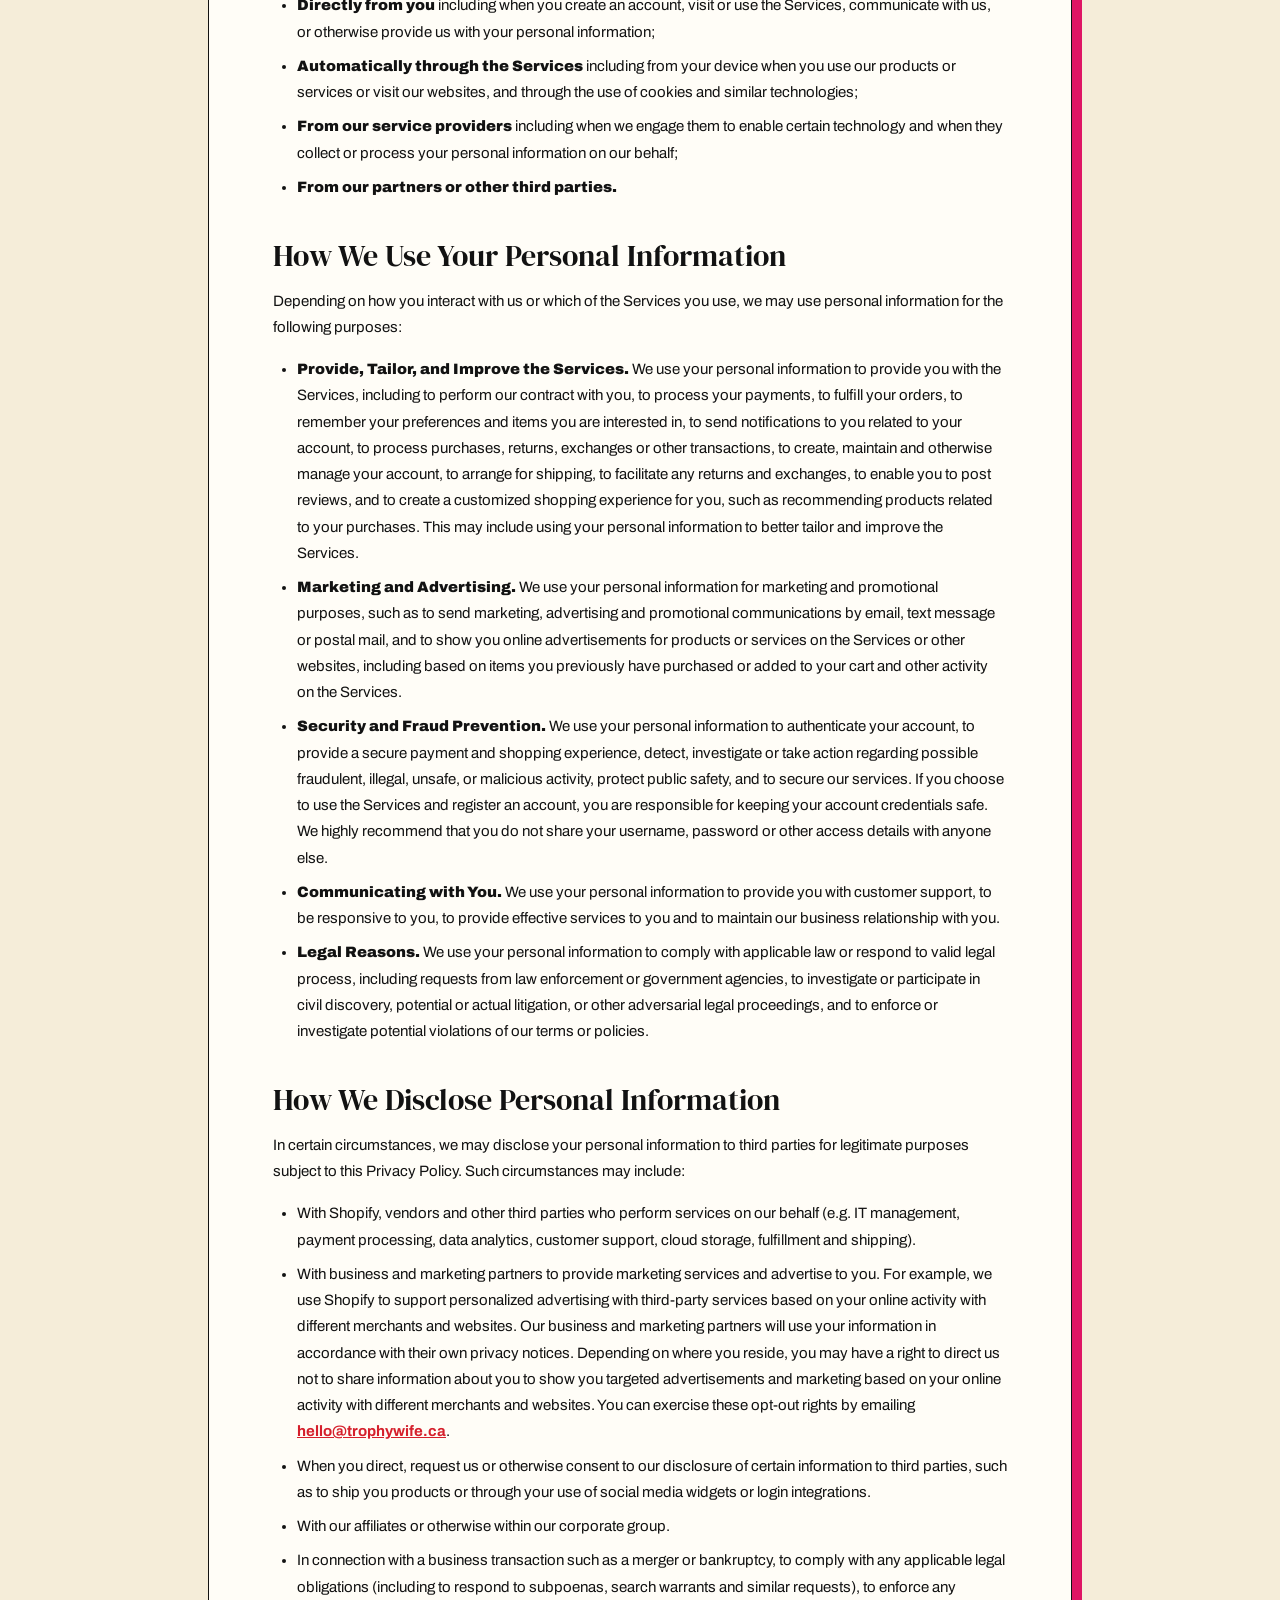
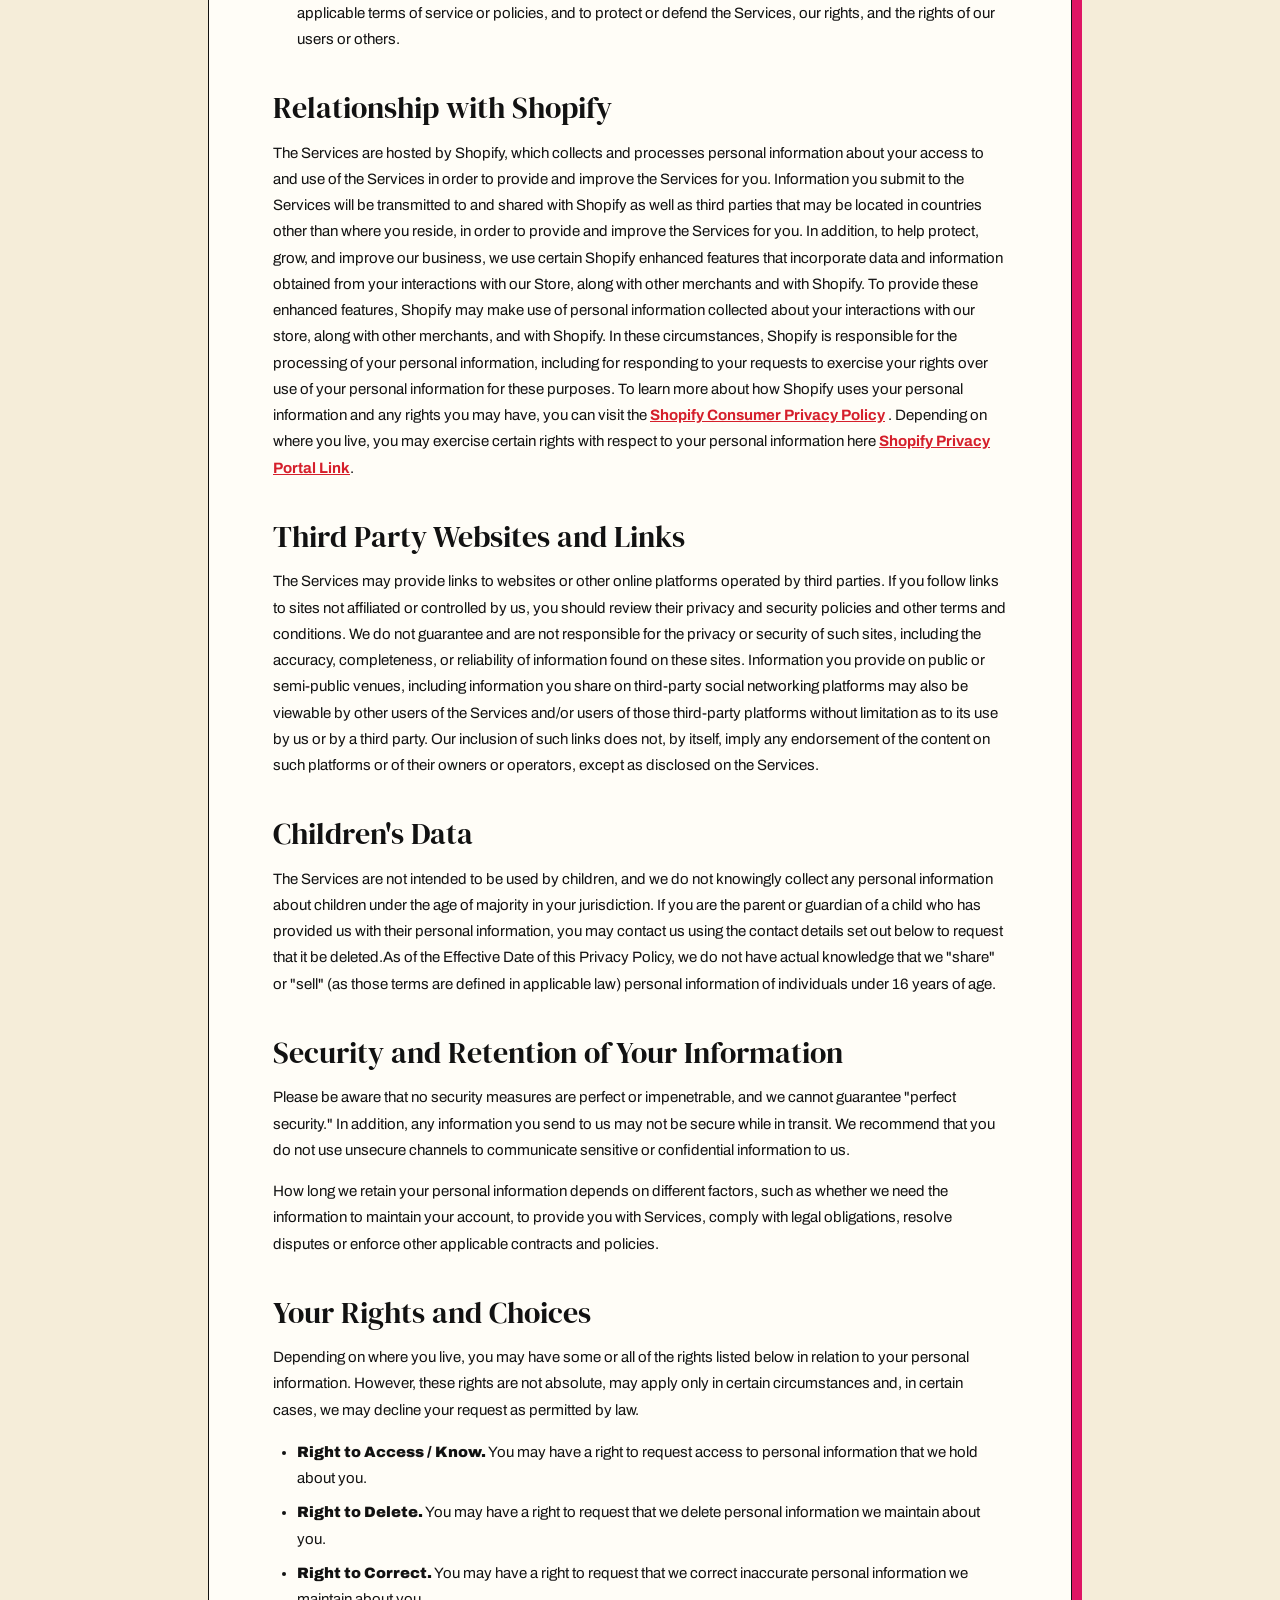
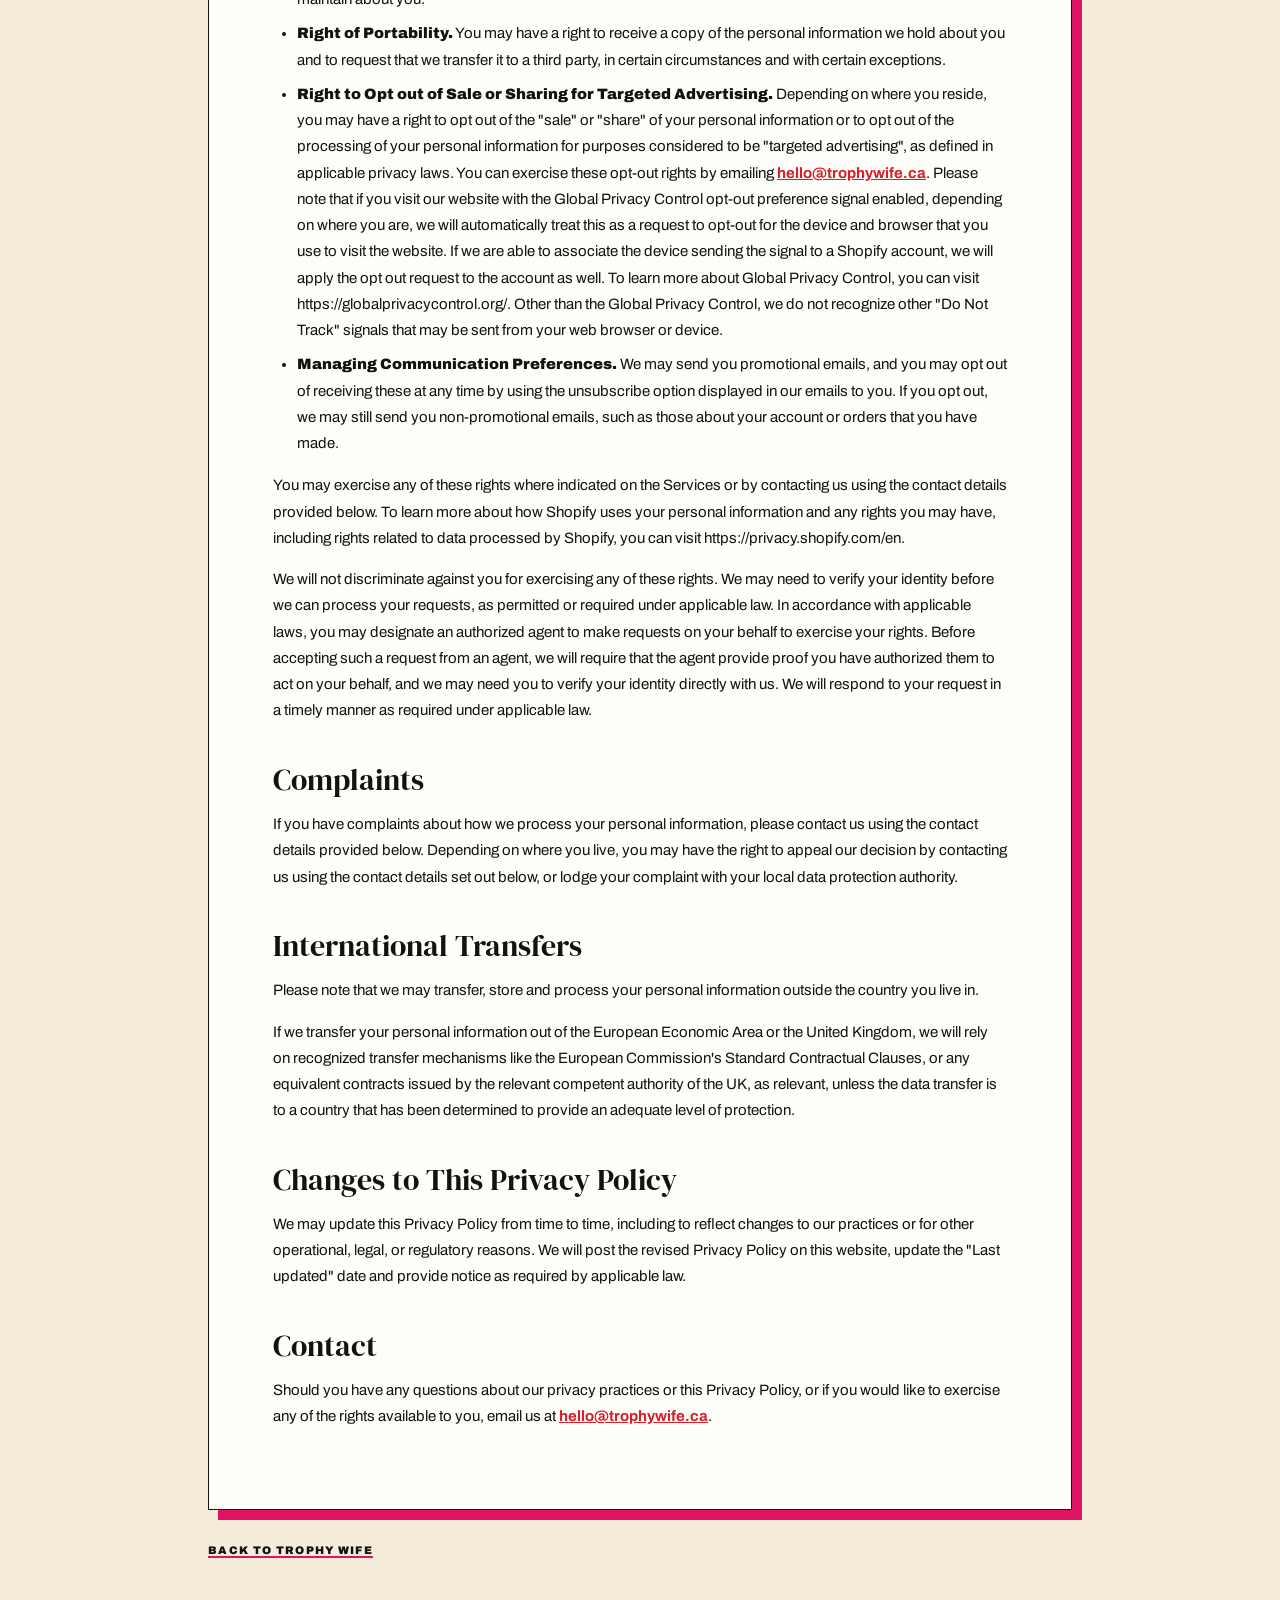
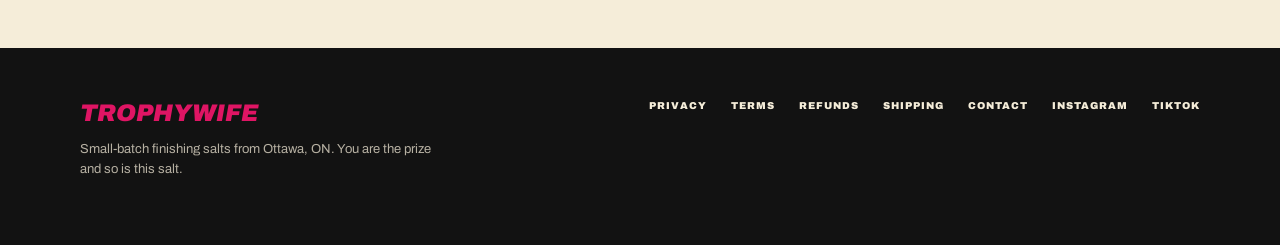
<file: policies/privacy-policy/index.html>
<!doctype html>
<html lang="en"><head><meta charset="utf-8"><meta name="viewport" content="width=device-width,initial-scale=1"><title>Privacy Policy — TROPHYWIFE</title><meta name="description" content="How Trophy Wife collects, uses, and protects customer information."><link rel="canonical" href="https://eattrophywife.com/policies/privacy-policy/"><link rel="icon" href="/favicon.ico"><link rel="stylesheet" href="/policies/policy.css"></head>
<body><div class="ann">Free U.S. shipping on orders over $60 <b>·</b> Ships to the U.S. + Canada</div><nav><a class="logo" href="/">TROPHYWIFE</a><div class="nav-links"><a href="/#about">Our Story</a><a href="/#howto">How To Use</a><a class="shop" href="/#products">Shop Now</a></div></nav><header class="policy-hero"><p class="eyebrow">Trophy Wife Finishing Salt Co.</p><h1>Privacy Policy</h1></header><main class="policy-shell"><article class="policy-body">
<div class="rte">
<div>
<p>Last updated: July 12, 2026</p>
<p>TROPHY WIFE operates this store and website, including all related information, content, features, tools, products and services, in order to provide you, the customer, with a curated shopping experience (the  "Services"). TROPHY WIFE is powered by Shopify, which enables us to provide the Services to you. This Privacy Policy describes how we collect, use, and disclose your personal information when you visit, use, or make a purchase or other transaction using the Services or otherwise communicate with us. If there is a conflict between our Terms of Service and this Privacy Policy, this Privacy Policy controls with respect to the collection, processing, and disclosure of your personal information. </p>
<p>Please read this Privacy Policy carefully. By using and accessing any of the Services, you acknowledge that you have read this Privacy Policy and understand the collection, use, and disclosure of your information as described in this Privacy Policy.</p>
<h2>Personal Information We Collect or Process</h2>
<p>When we use the term  "personal information," we are referring to information that identifies or can reasonably be linked to you or another person. Personal information does not include information that is collected anonymously or that has been de-identified, so that it cannot identify or be reasonably linked to you. We may collect or process the following categories of personal information, including inferences drawn from this personal information, depending on how you interact with the Services, where you live, and as permitted or required by applicable law:</p>
<ul>
<li>
<strong>Contact details</strong> including your name, address, billing address, shipping address, phone number, and email address.</li>
<li>
<strong>Financial information</strong> including credit card, debit card, and financial account numbers, payment card information, financial account information, transaction details, form of payment, payment confirmation and other payment details.</li>
<li>
<strong>Account information</strong> including your username, password, security questions, preferences and settings.</li>
<li>
<strong>Transaction information</strong> including the items you view, put in your cart, add to your wishlist, or purchase, return, exchange or cancel and your past transactions.</li>
<li>
<strong>Communications with us</strong> including the information you include in communications with us, for example, when sending a customer support inquiry.</li>
<li>
<strong>Device information</strong> including information about your device, browser, or network connection, your IP address, and other unique identifiers.</li>
<li>
<strong>Usage information</strong> including information regarding your interaction with the Services, including how and when you interact with or navigate the Services. </li>
</ul>
<h2>Personal Information Sources</h2>
<p>We may collect personal information from the following sources:</p>
<ul>
<li>
<strong>Directly from you</strong> including when you create an account, visit or use the Services, communicate with us, or otherwise provide us with your personal information;</li>
<li>
<strong>Automatically through the Services</strong> including from your device when you use our products or services or visit our websites, and through the use of cookies and similar technologies;</li>
<li>
<strong>From our service providers</strong> including when we engage them to enable certain technology and when they collect or process your personal information on our behalf; </li>
<li><strong>From our partners or other third parties.</strong></li>
</ul>
<h2>How We Use Your Personal Information</h2>
<p>Depending on how you interact with us or which of the Services you use, we may use personal information for the following purposes:</p>
<ul>
<li>
<strong>Provide, Tailor, and Improve the Services.</strong> We use your personal information to provide you with the Services, including to perform our contract with you, to process your payments, to fulfill your orders, to remember your preferences and items you are interested in, to send notifications to you related to your account, to process purchases, returns, exchanges or other transactions, to create, maintain and otherwise manage your account, to arrange for shipping, to facilitate any returns and exchanges, to enable you to post reviews, and to create a customized shopping experience for you, such as recommending products related to your purchases. This may include using your personal information to better tailor and improve the Services.</li>
<li>
<strong>Marketing and Advertising.</strong> We use your personal information for marketing and promotional purposes, such as to send marketing, advertising and promotional communications by email, text message or postal mail, and to show you online advertisements for products or services on the Services or other websites, including based on items you previously have purchased or added to your cart and other activity on the Services. </li>
<li>
<strong>Security and Fraud Prevention.</strong> We use your personal information to authenticate your account, to provide a secure payment and shopping experience, detect, investigate or take action regarding possible fraudulent, illegal, unsafe, or malicious activity, protect public safety, and to secure our services. If you choose to use the Services and register an account, you are responsible for keeping your account credentials safe. We highly recommend that you do not share your username, password or other access details with anyone else.</li>
<li>
<strong>Communicating with You.</strong> We use your personal information to provide you with customer support, to be responsive to you, to provide effective services to you and to maintain our business relationship with you. </li>
<li>
<strong>Legal Reasons.</strong> We use your personal information to comply with applicable law or respond to valid legal process, including requests from law enforcement or government agencies, to investigate or participate in civil discovery, potential or actual litigation, or other adversarial legal proceedings, and to enforce or investigate potential violations of our terms or policies.</li>
</ul>
<h2>How We Disclose Personal Information</h2>
<p>In certain circumstances, we may disclose your personal information to third parties for legitimate purposes subject to this Privacy Policy. Such circumstances may include:</p>
<ul>
<li>With Shopify, vendors and other third parties who perform services on our behalf (e.g. IT management, payment processing, data analytics, customer support, cloud storage, fulfillment and shipping).</li>
<li>With business and marketing partners to provide marketing services and advertise to you.  For example, we use Shopify to support personalized advertising with third-party services based on your online activity with different merchants and websites.  Our business and marketing partners will use your information in accordance with their own privacy notices. Depending on where you reside, you may have a right to direct us not to share information about you to show you targeted advertisements and marketing based on your online activity with different merchants and websites. You can exercise these opt-out rights by emailing <a href="mailto:hello@trophywife.ca">hello@trophywife.ca</a>.</li>
<li>When you direct, request us or otherwise consent to our disclosure of certain information to third parties, such as to ship you products or through your use of social media widgets or login integrations.</li>
<li>With our affiliates or otherwise within our corporate group.</li>
<li>
      In connection with a business transaction such as a merger or bankruptcy, to comply with any applicable legal obligations (including to respond to subpoenas, search warrants and similar requests), to enforce any applicable terms of service or policies, and to protect or defend the Services, our rights, and the rights of our users or others.
      </li>
</ul>
<h2>Relationship with Shopify</h2>
<p>The Services are hosted by Shopify, which collects and processes personal information about your access to and use of the Services in order to provide and improve the Services for you. Information you submit to the Services will be transmitted to and shared with Shopify as well as third parties that may be located in countries other than where you reside, in order to provide and improve the Services for you. In addition, to help protect, grow, and improve our business, we use certain Shopify enhanced features that incorporate data and information obtained from your interactions with our Store, along with other merchants and with Shopify. To provide these enhanced features, Shopify may make use of personal information collected about your interactions with our store, along with other merchants, and with Shopify. In these circumstances, Shopify is responsible for the processing of your personal information, including for responding to your requests to exercise your rights over use of your personal information for these purposes. To learn more about how Shopify uses your personal information and any rights you may have, you can visit the <a href="https://www.shopify.com/legal/privacy/app-users">Shopify Consumer Privacy Policy</a> . Depending on where you live, you may exercise certain rights with respect to your personal information here <a href="https://privacy.shopify.com/en">Shopify Privacy Portal Link</a>. </p>
<h2>Third Party Websites and Links</h2>
<p>The Services may provide links to websites or other online platforms operated by third parties. If you follow links to sites not affiliated or controlled by us, you should review their privacy and security policies and other terms and conditions. We do not guarantee and are not responsible for the privacy or security of such sites, including the accuracy, completeness, or reliability of information found on these sites. Information you provide on public or semi-public venues, including information you share on third-party social networking platforms may also be viewable by other users of the Services and/or users of those third-party platforms without limitation as to its use by us or by a third party. Our inclusion of such links does not, by itself, imply any endorsement of the content on such platforms or of their owners or operators, except as disclosed on the Services.</p>
<h2>Children's Data</h2>
<p>The Services are not intended to be used by children, and we do not knowingly collect any personal information about children under the age of majority in your jurisdiction. If you are the parent or guardian of a child who has provided us with their personal information, you may contact us using the contact details set out below to request that it be deleted.As of the Effective Date of this Privacy Policy, we do not have actual knowledge that we  "share" or  "sell" (as those terms are defined in applicable law) personal information of individuals under 16 years of age.</p>
<h2>Security and Retention of Your Information</h2>
<p>Please be aware that no security measures are perfect or impenetrable, and we cannot guarantee "perfect security." In addition, any information you send to us may not be secure while in transit. We recommend that you do not use unsecure channels to communicate sensitive or confidential information to us.</p>
<p>How long we retain your personal information depends on different factors, such as whether we need the information to maintain your account, to provide you with Services, comply with legal obligations, resolve disputes or enforce other applicable contracts and policies.</p>
<h2>Your Rights and Choices</h2>
<p>Depending on where you live, you may have some or all of the rights listed below in relation to your personal information. However, these rights are not absolute, may apply only in certain circumstances and, in certain cases, we may decline your request as permitted by law.</p>
<ul>
<li>
<strong>Right to Access / Know.</strong> You may have a right to request access to personal information that we hold about you.</li>
<li>
<strong>Right to Delete.</strong> You may have a right to request that we delete personal information we maintain about you.</li>
<li>
<strong>Right to Correct.</strong> You may have a right to request that we correct inaccurate personal information we maintain about you.</li>
<li>
<strong>Right of Portability.</strong> You may have a right to receive a copy of the personal information we hold about you and to request that we transfer it to a third party, in certain circumstances and with certain exceptions.</li>
<li>
<strong>Right to Opt out of Sale or Sharing for Targeted Advertising.</strong> Depending on where you reside, you may have a right to opt out of the "sale" or "share" of your personal information or to opt out of the processing of your personal information for purposes considered to be "targeted advertising", as defined in applicable privacy laws. You can exercise these opt-out rights by emailing <a href="mailto:hello@trophywife.ca">hello@trophywife.ca</a>. Please note that if you visit our website with the Global Privacy Control opt-out preference signal enabled, depending on where you are, we will automatically treat this as a request to opt-out for the device and browser that you use to visit the website. If we are able to associate the device sending the signal to a Shopify account, we will apply the opt out request to the account as well. To learn more about Global Privacy Control, you can visit https://globalprivacycontrol.org/. Other than the Global Privacy Control, we do not recognize other "Do Not Track" signals that may be sent from your web browser or device.</li>
<li>
<strong>Managing Communication Preferences.</strong> We may send you promotional emails, and you may opt out of receiving these at any time by using the unsubscribe option displayed in our emails to you. If you opt out, we may still send you non-promotional emails, such as those about your account or orders that you have made.
      </li>
</ul>
<div>
</div>
<p>You may exercise any of these rights where indicated on the Services or by contacting us using the contact details provided below. To learn more about how Shopify uses your personal information and any rights you may have, including rights related to data processed by Shopify, you can visit https://privacy.shopify.com/en. </p>
<p>We will not discriminate against you for exercising any of these rights. We may need to verify your identity before we can process your requests, as permitted or required under applicable law. In accordance with applicable laws, you may designate an authorized agent to make requests on your behalf to exercise your rights. Before accepting such a request from an agent, we will require that the agent provide proof you have authorized them to act on your behalf, and we may need you to verify your identity directly with us. We will respond to your request in a timely manner as required under applicable law.</p>
<h2>Complaints</h2>
<p>If you have complaints about how we process your personal information, please contact us using the contact details provided below. Depending on where you live, you may have the right to appeal our decision by contacting us using the contact details set out below, or lodge your complaint with your local data protection authority.</p>
<h2>International Transfers</h2>
<p>Please note that we may transfer, store and process your personal information outside the country you live in. </p>
<p>If we transfer your personal information out of the European Economic Area or the United Kingdom, we will rely on recognized transfer mechanisms like the European Commission's Standard Contractual Clauses, or any equivalent contracts issued by the relevant competent authority of the UK, as relevant, unless the data transfer is to a country that has been determined to provide an adequate level of protection.</p>
<h2>Changes to This Privacy Policy</h2>
<p>We may update this Privacy Policy from time to time, including to reflect changes to our practices or for other operational, legal, or regulatory reasons. We will post the revised Privacy Policy on this website, update the  "Last updated" date and provide notice as required by applicable law.</p>
<h2>Contact</h2><p>Should you have any questions about our privacy practices or this Privacy Policy, or if you would like to exercise any of the rights available to you, email us at <a href="mailto:hello@trophywife.ca">hello@trophywife.ca</a>.</p>
</div>
</div>
</article><a class="policy-back" href="/">Back to Trophy Wife</a></main><footer><div class="footer-inner"><div><div class="footer-brand">TROPHYWIFE</div><p class="footer-tag">Small-batch finishing salts from Ottawa, ON. You are the prize and so is this salt.</p></div><div class="footer-links"><a href="/policies/privacy-policy/">Privacy</a><a href="/policies/terms-of-service/">Terms</a><a href="/policies/refund-policy/">Refunds</a><a href="/policies/shipping-policy/">Shipping</a><a href="/policies/contact-information/">Contact</a><a href="https://www.instagram.com/eattrophywife">Instagram</a><a href="https://www.tiktok.com/@eattrophywife">TikTok</a></div></div></footer></body></html>
</file>
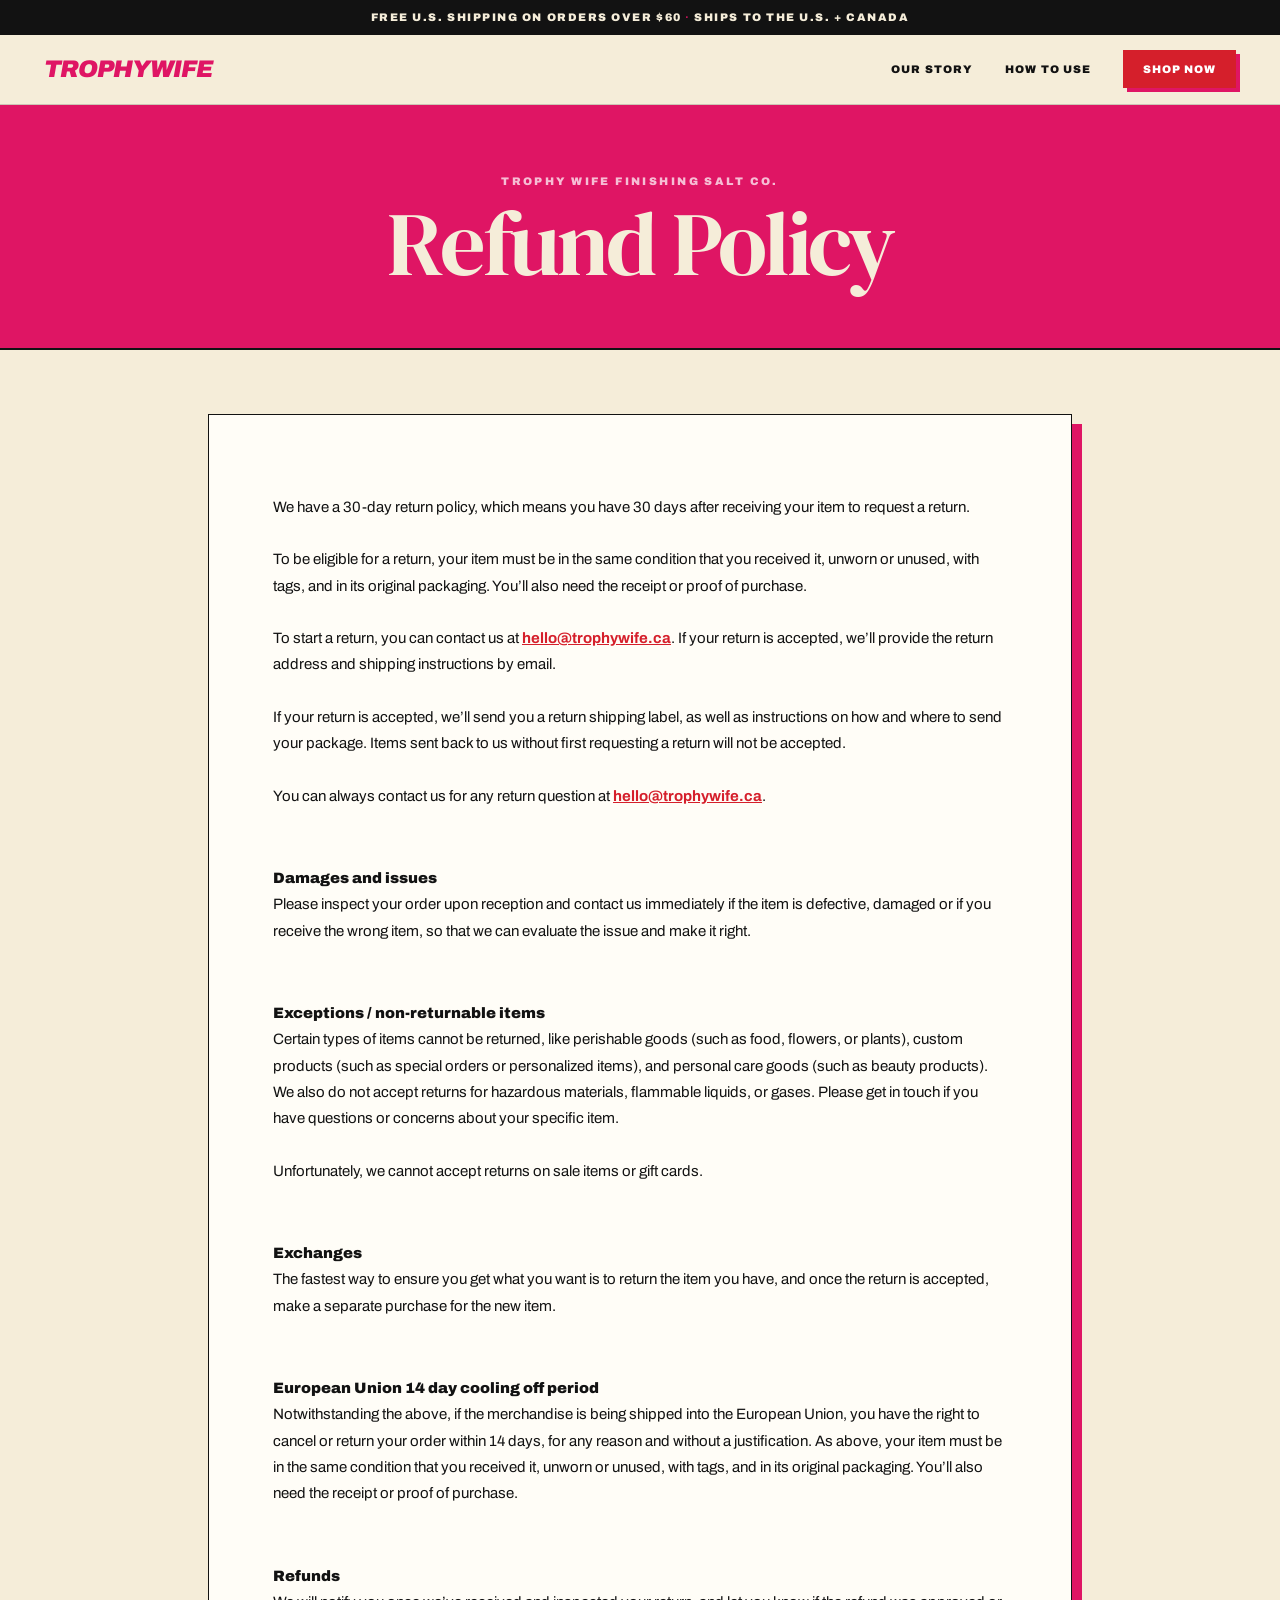
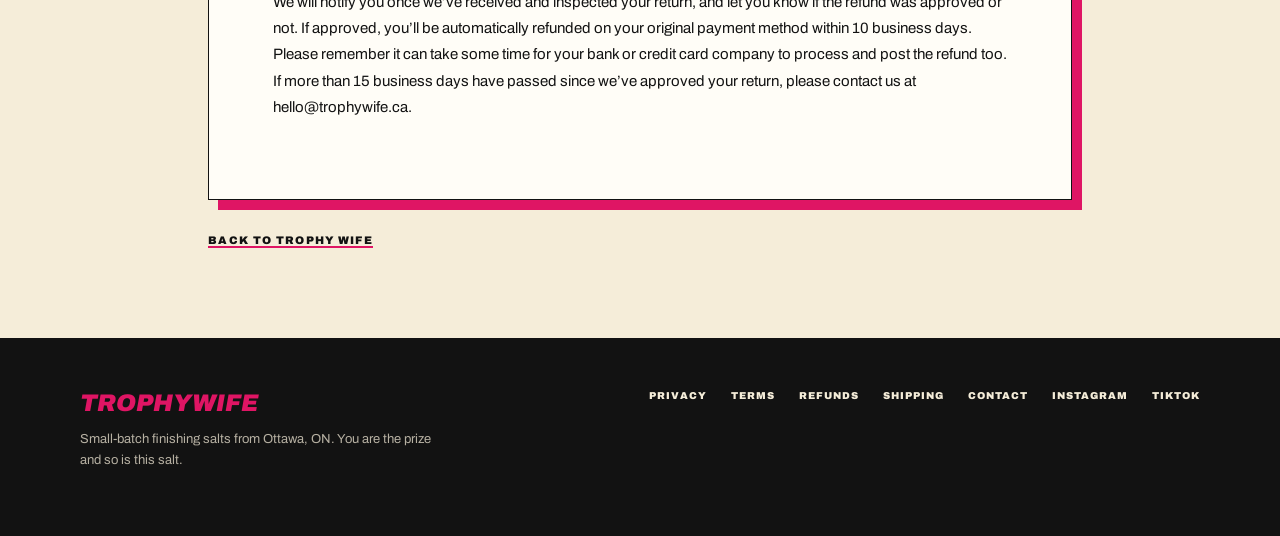
<file: policies/refund-policy/index.html>
<!doctype html>
<html lang="en"><head><meta charset="utf-8"><meta name="viewport" content="width=device-width,initial-scale=1"><title>Refund Policy — TROPHYWIFE</title><meta name="description" content="Trophy Wife returns, refunds, damages, and exchange information."><link rel="canonical" href="https://eattrophywife.com/policies/refund-policy/"><link rel="icon" href="/favicon.ico"><link rel="stylesheet" href="/policies/policy.css"></head>
<body><div class="ann">Free U.S. shipping on orders over $60 <b>·</b> Ships to the U.S. + Canada</div><nav><a class="logo" href="/">TROPHYWIFE</a><div class="nav-links"><a href="/#about">Our Story</a><a href="/#howto">How To Use</a><a class="shop" href="/#products">Shop Now</a></div></nav><header class="policy-hero"><p class="eyebrow">Trophy Wife Finishing Salt Co.</p><h1>Refund Policy</h1></header><main class="policy-shell"><article class="policy-body">
<div class="rte">
<p>We have a 30-day return policy, which means you have 30 days after receiving your item to request a return. <br/><br/>To be eligible for a return, your item must be in the same condition that you received it, unworn or unused, with tags, and in its original packaging. You’ll also need the receipt or proof of purchase. <br/><br/>To start a return, you can contact us at <a href="mailto:hello@trophywife.ca">hello@trophywife.ca</a>. If your return is accepted, we’ll provide the return address and shipping instructions by email. <br/><br/>If your return is accepted, we’ll send you a return shipping label, as well as instructions on how and where to send your package. Items sent back to us without first requesting a return will not be accepted. <br/><br/>You can always contact us for any return question at <a href="mailto:hello@trophywife.ca">hello@trophywife.ca</a>. <br/></p>
<p><br/></p>
<p><strong>Damages and issues</strong> <br/>Please inspect your order upon reception and contact us immediately if the item is defective, damaged or if you receive the wrong item, so that we can evaluate the issue and make it right. </p>
<p><br/></p>
<p><strong>Exceptions / non-returnable items</strong> <br/>Certain types of items cannot be returned, like perishable goods (such as food, flowers, or plants), custom products (such as special orders or personalized items), and personal care goods (such as beauty products). We also do not accept returns for hazardous materials, flammable liquids, or gases. Please get in touch if you have questions or concerns about your specific item. <br/><br/>Unfortunately, we cannot accept returns on sale items or gift cards.</p>
<p><br/></p>
<p><strong>Exchanges</strong> <br/>The fastest way to ensure you get what you want is to return the item you have, and once the return is accepted, make a separate purchase for the new item.</p>
<p><br/></p>
<p><strong>European Union 14 day cooling off period</strong> <br/>Notwithstanding the above, if the merchandise is being shipped into the European Union, you have the right to cancel or return your order within 14 days, for any reason and without a justification. As above, your item must be in the same condition that you received it, unworn or unused, with tags, and in its original packaging. You’ll also need the receipt or proof of purchase.</p>
<p><br/></p>
<p><strong>Refunds</strong> <br/>We will notify you once we’ve received and inspected your return, and let you know if the refund was approved or not. If approved, you’ll be automatically refunded on your original payment method within 10 business days. Please remember it can take some time for your bank or credit card company to process and post the refund too. <br/>If more than 15 business days have passed since we’ve approved your return, please contact us at hello@trophywife.ca.</p>
</div>
</article><a class="policy-back" href="/">Back to Trophy Wife</a></main><footer><div class="footer-inner"><div><div class="footer-brand">TROPHYWIFE</div><p class="footer-tag">Small-batch finishing salts from Ottawa, ON. You are the prize and so is this salt.</p></div><div class="footer-links"><a href="/policies/privacy-policy/">Privacy</a><a href="/policies/terms-of-service/">Terms</a><a href="/policies/refund-policy/">Refunds</a><a href="/policies/shipping-policy/">Shipping</a><a href="/policies/contact-information/">Contact</a><a href="https://www.instagram.com/eattrophywife">Instagram</a><a href="https://www.tiktok.com/@eattrophywife">TikTok</a></div></div></footer></body></html>
</file>
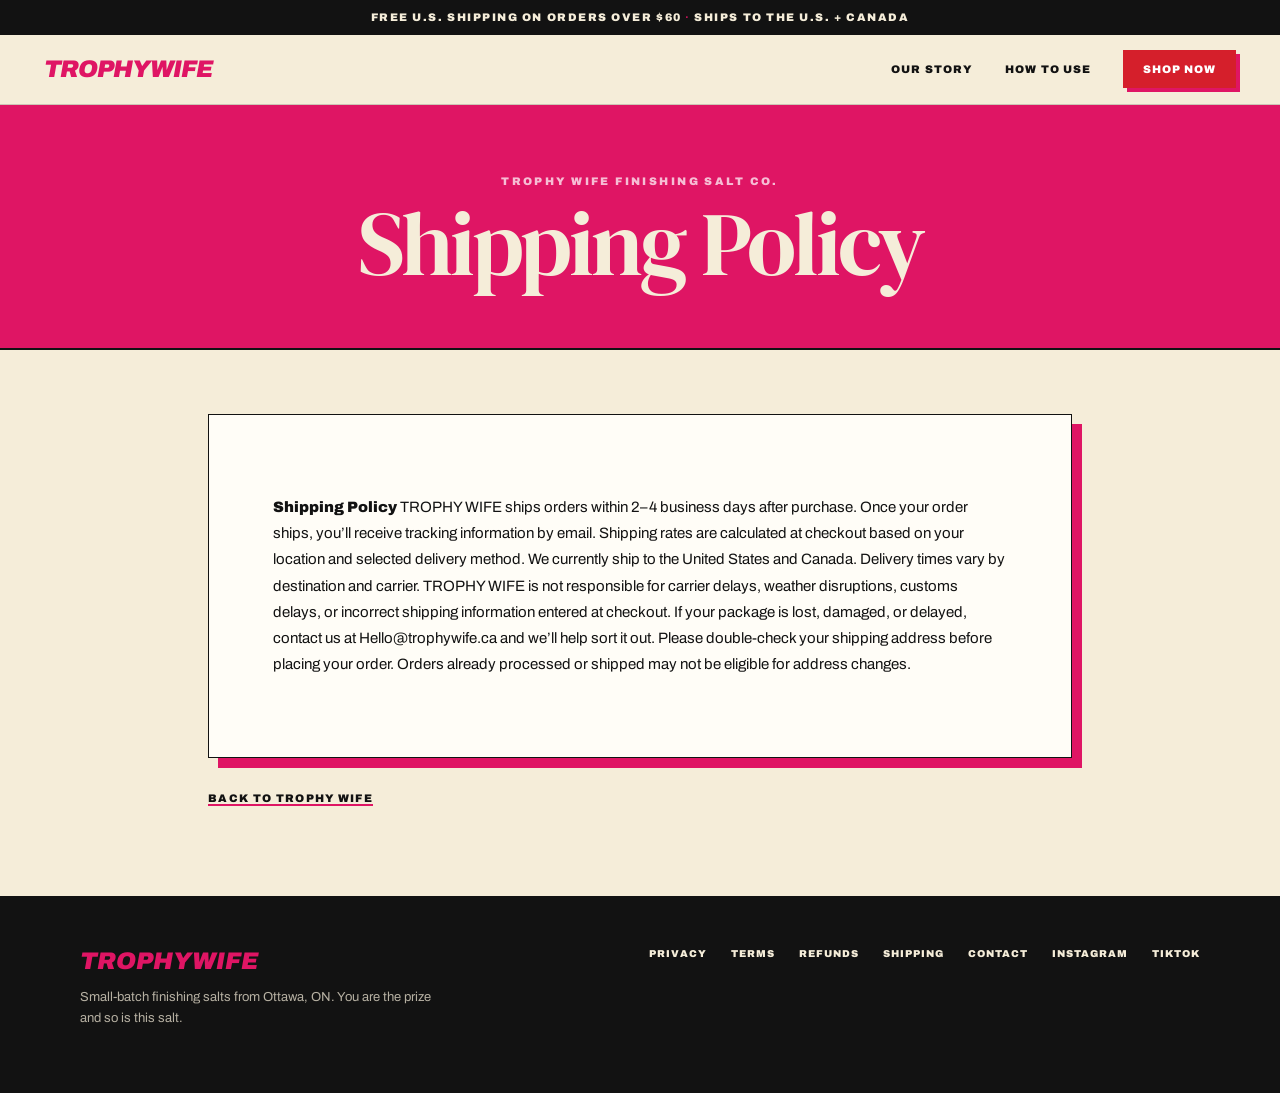
<file: policies/shipping-policy/index.html>
<!doctype html>
<html lang="en"><head><meta charset="utf-8"><meta name="viewport" content="width=device-width,initial-scale=1"><title>Shipping Policy — TROPHYWIFE</title><meta name="description" content="Trophy Wife shipping timelines, destinations, rates, tracking, and support."><link rel="canonical" href="https://eattrophywife.com/policies/shipping-policy/"><link rel="icon" href="/favicon.ico"><link rel="stylesheet" href="/policies/policy.css"></head>
<body><div class="ann">Free U.S. shipping on orders over $60 <b>·</b> Ships to the U.S. + Canada</div><nav><a class="logo" href="/">TROPHYWIFE</a><div class="nav-links"><a href="/#about">Our Story</a><a href="/#howto">How To Use</a><a class="shop" href="/#products">Shop Now</a></div></nav><header class="policy-hero"><p class="eyebrow">Trophy Wife Finishing Salt Co.</p><h1>Shipping Policy</h1></header><main class="policy-shell"><article class="policy-body">
<div class="rte">
<p><strong><span>Shipping Policy</span></strong><span> TROPHY WIFE ships orders within 2–4 business days after purchase. Once your order ships, you’ll receive tracking information by email. Shipping rates are calculated at checkout based on your location and selected delivery method. We currently ship to the United States and Canada. Delivery times vary by destination and carrier. TROPHY WIFE is not responsible for carrier delays, weather disruptions, customs delays, or incorrect shipping information entered at checkout. If your package is lost, damaged, or delayed, contact us at Hello@trophywife.ca and we’ll help sort it out. Please double-check your shipping address before placing your order. Orders already processed or shipped may not be eligible for address changes. </span></p>
</div>
</article><a class="policy-back" href="/">Back to Trophy Wife</a></main><footer><div class="footer-inner"><div><div class="footer-brand">TROPHYWIFE</div><p class="footer-tag">Small-batch finishing salts from Ottawa, ON. You are the prize and so is this salt.</p></div><div class="footer-links"><a href="/policies/privacy-policy/">Privacy</a><a href="/policies/terms-of-service/">Terms</a><a href="/policies/refund-policy/">Refunds</a><a href="/policies/shipping-policy/">Shipping</a><a href="/policies/contact-information/">Contact</a><a href="https://www.instagram.com/eattrophywife">Instagram</a><a href="https://www.tiktok.com/@eattrophywife">TikTok</a></div></div></footer></body></html>
</file>
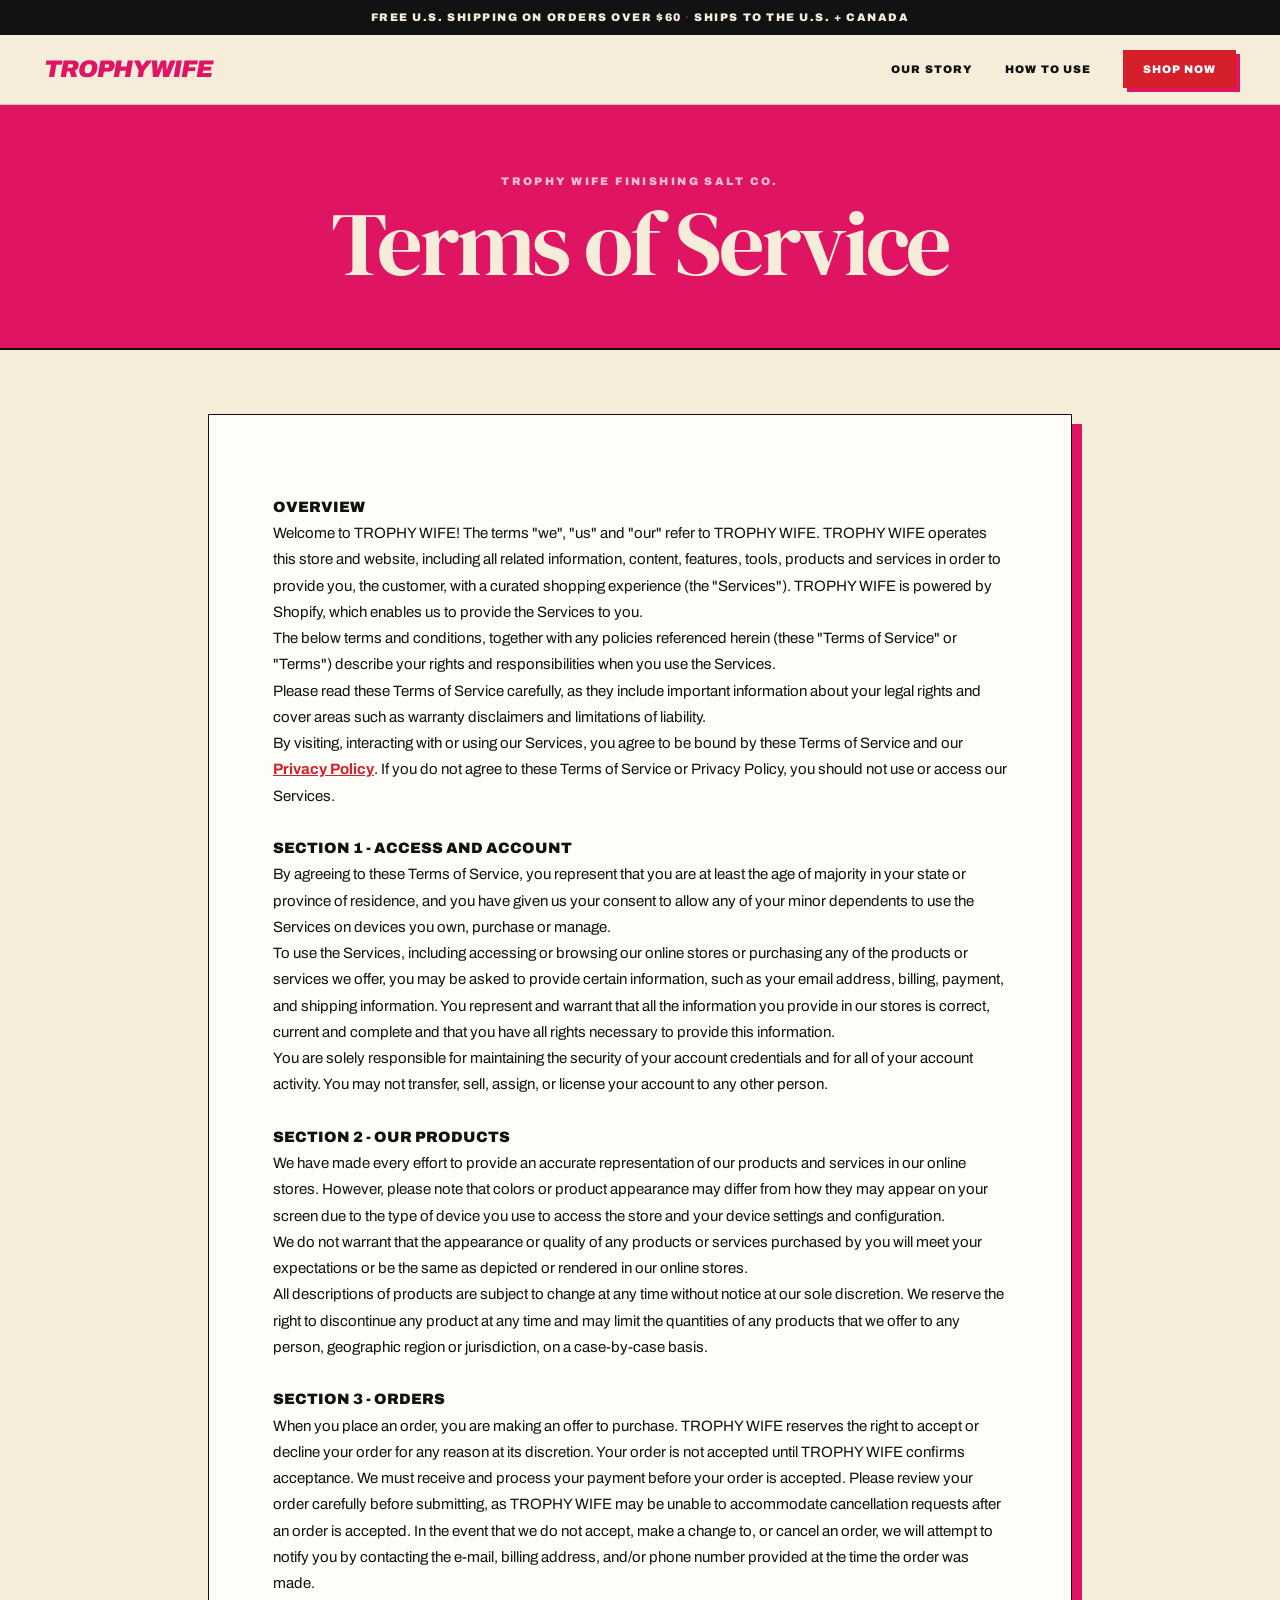
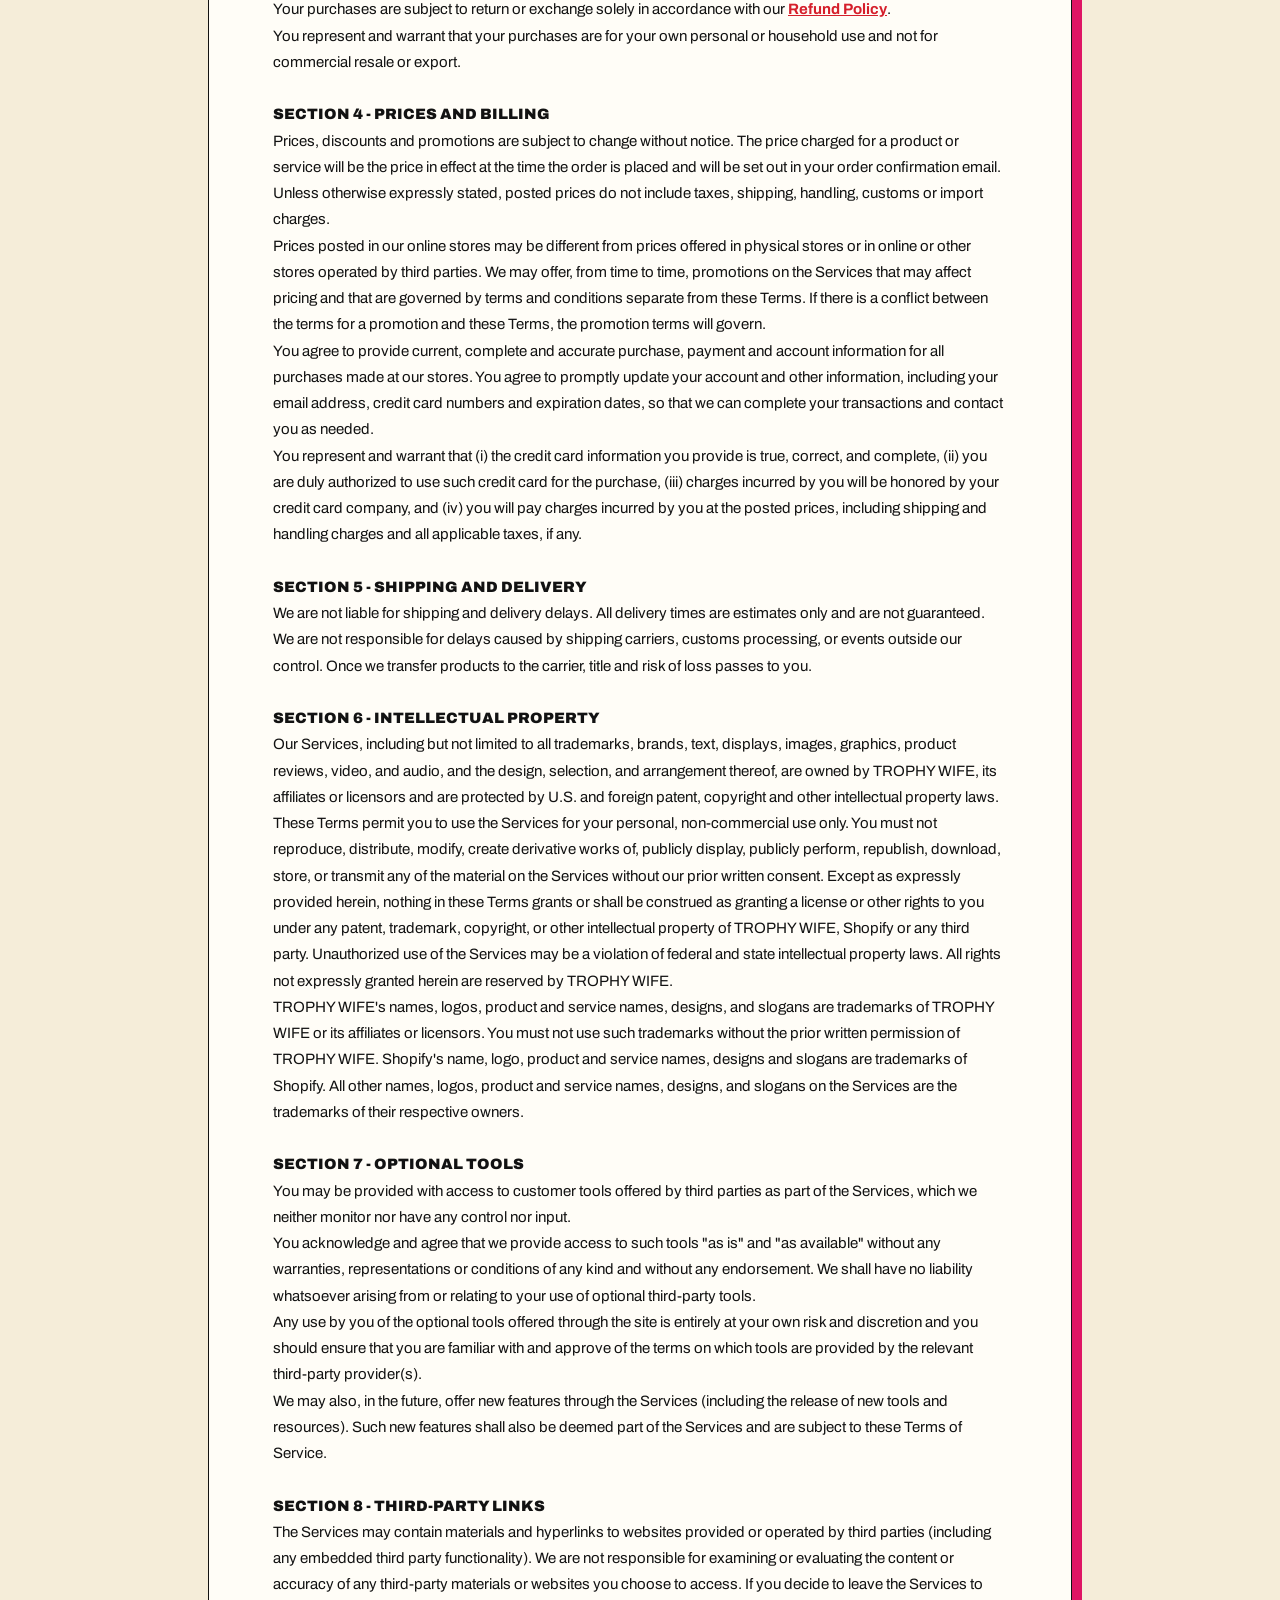
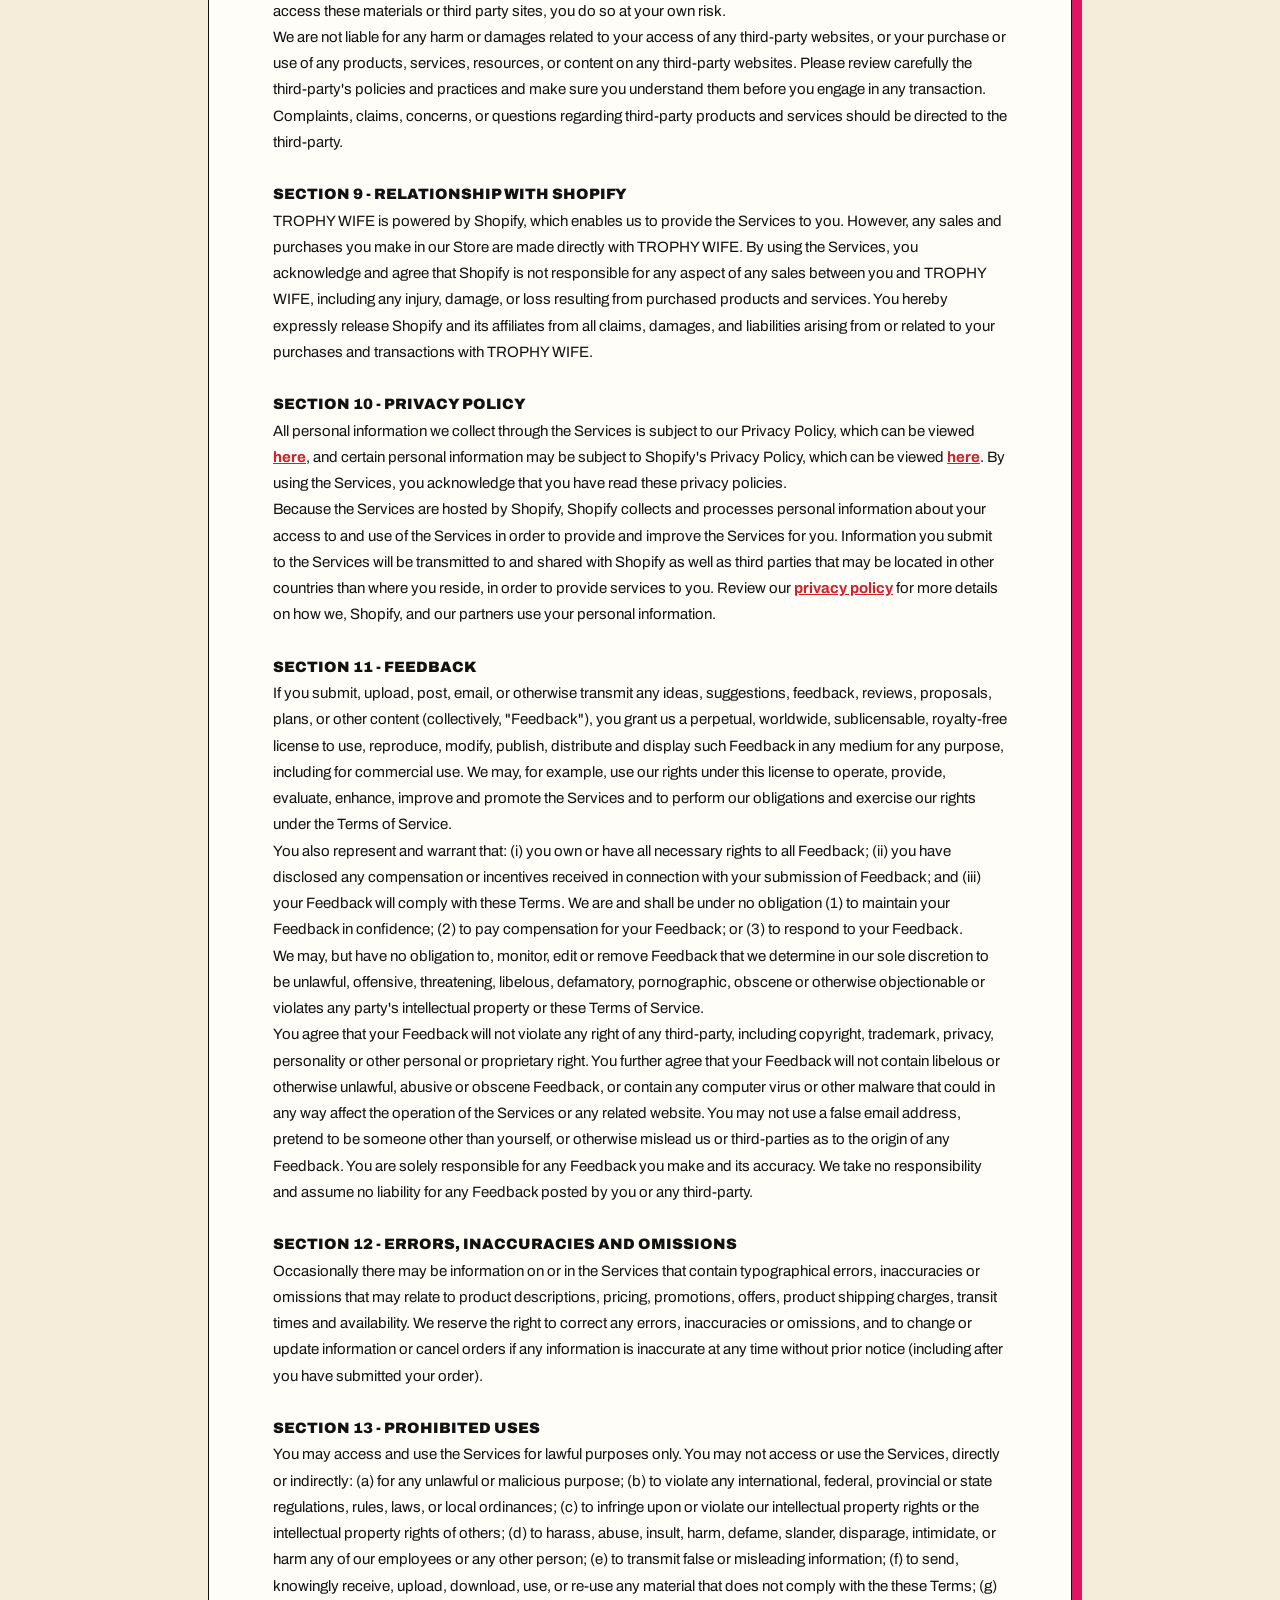
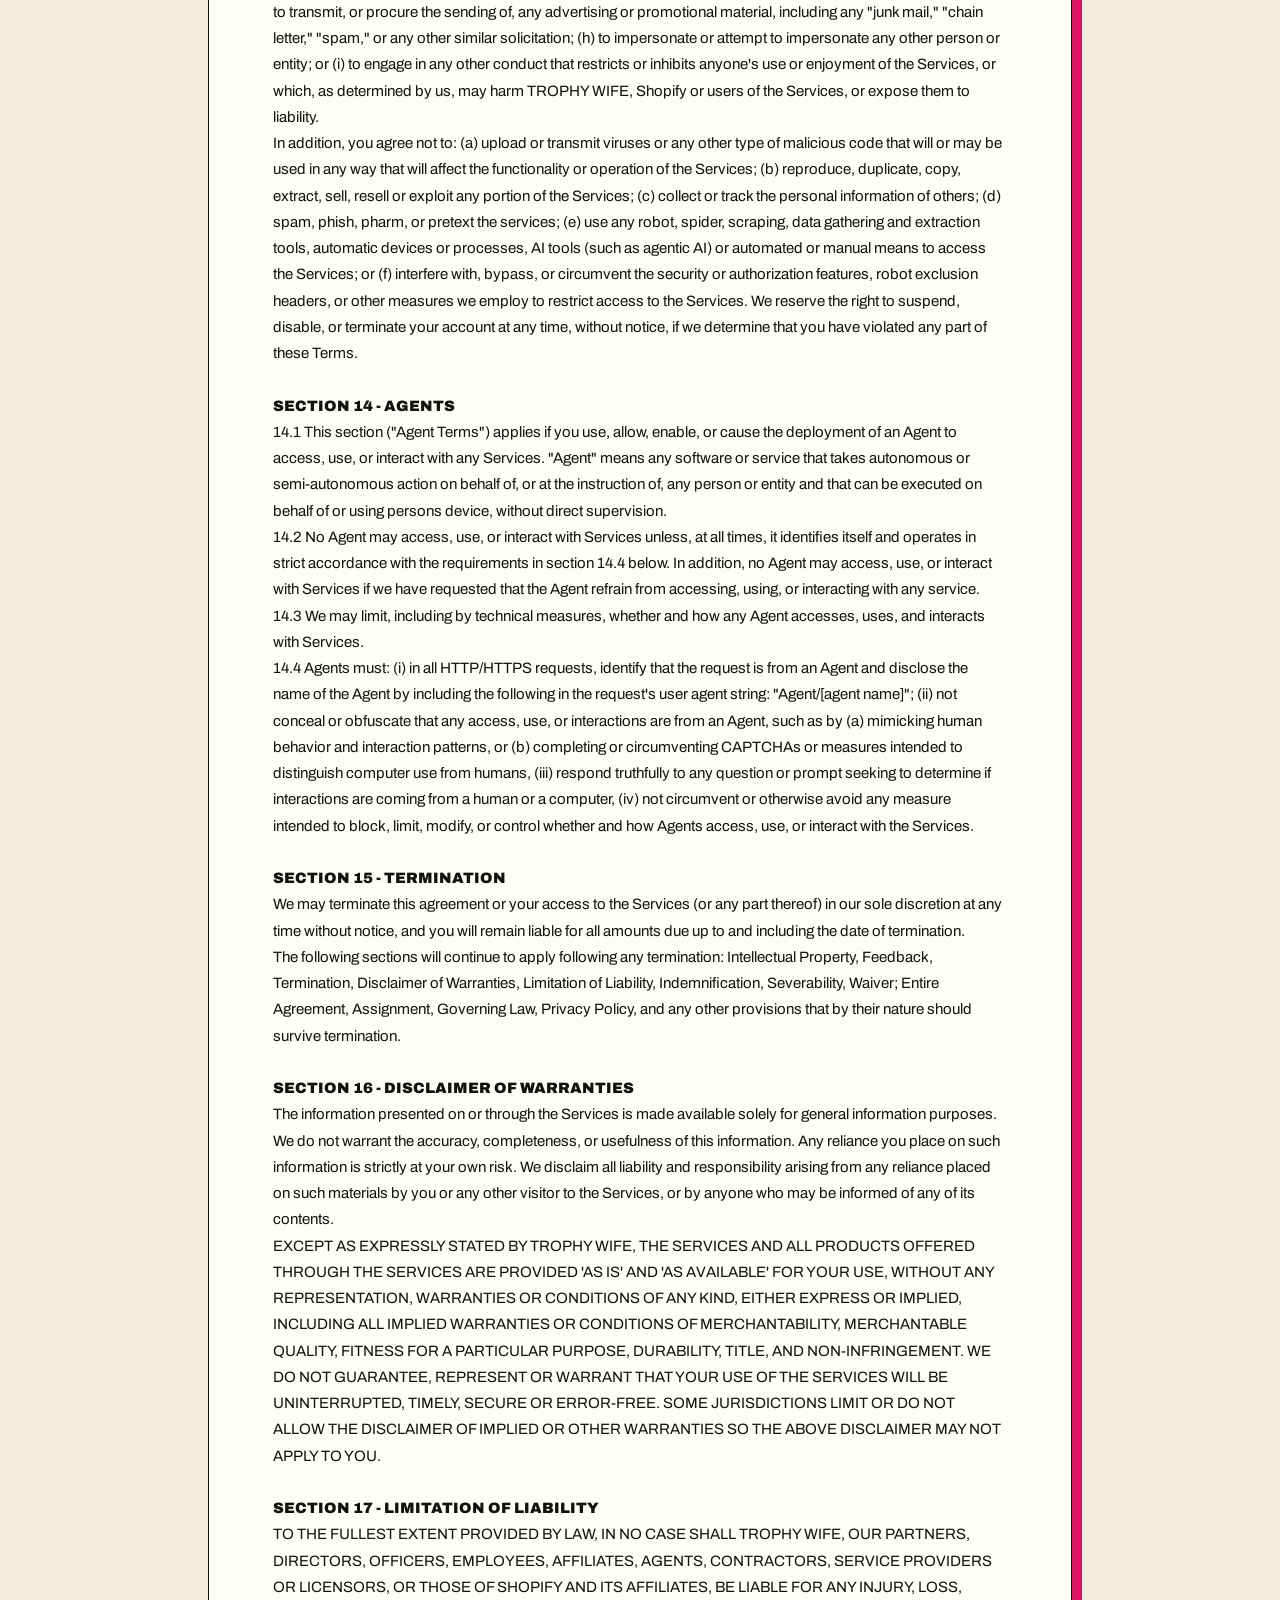
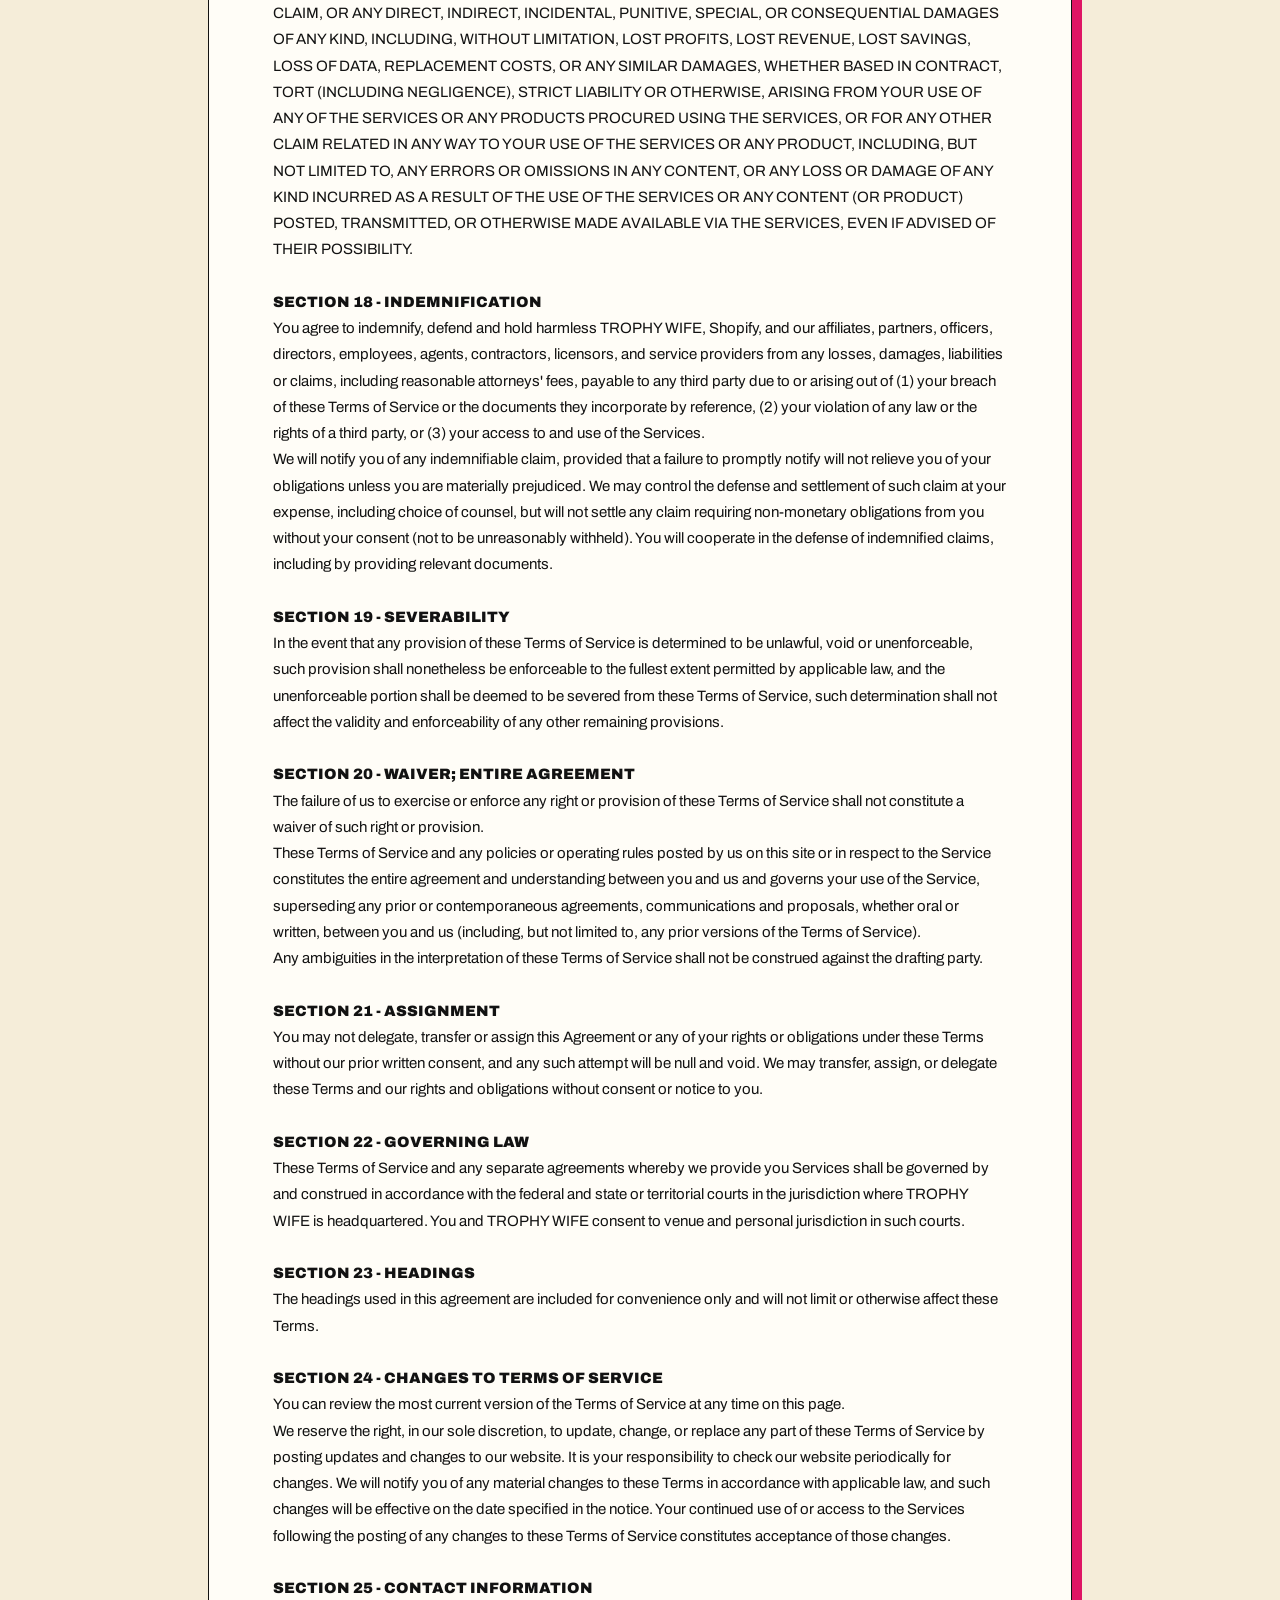
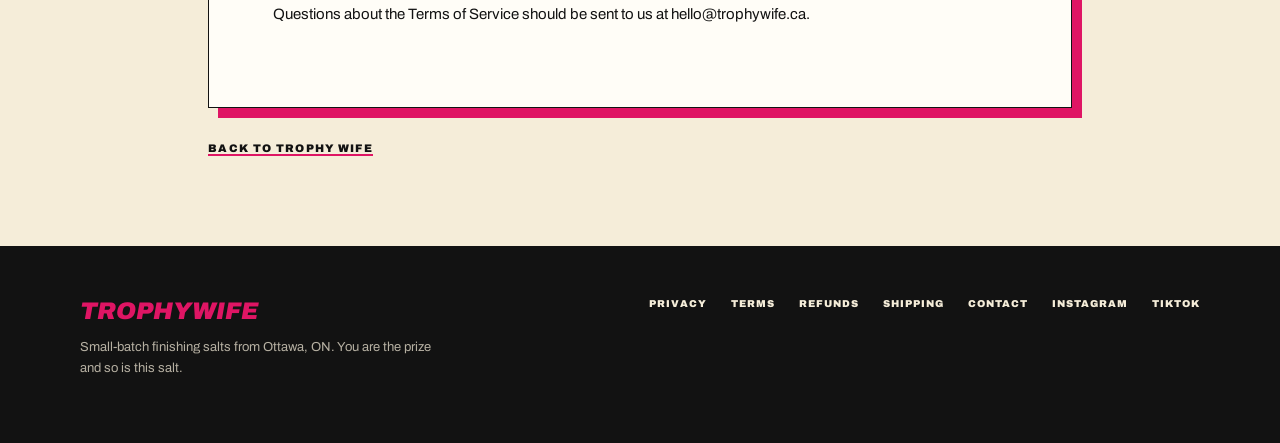
<file: policies/terms-of-service/index.html>
<!doctype html>
<html lang="en"><head><meta charset="utf-8"><meta name="viewport" content="width=device-width,initial-scale=1"><title>Terms of Service — TROPHYWIFE</title><meta name="description" content="Terms governing purchases and use of the Trophy Wife website and services."><link rel="canonical" href="https://eattrophywife.com/policies/terms-of-service/"><link rel="icon" href="/favicon.ico"><link rel="stylesheet" href="/policies/policy.css"></head>
<body><div class="ann">Free U.S. shipping on orders over $60 <b>·</b> Ships to the U.S. + Canada</div><nav><a class="logo" href="/">TROPHYWIFE</a><div class="nav-links"><a href="/#about">Our Story</a><a href="/#howto">How To Use</a><a class="shop" href="/#products">Shop Now</a></div></nav><header class="policy-hero"><p class="eyebrow">Trophy Wife Finishing Salt Co.</p><h1>Terms of Service</h1></header><main class="policy-shell"><article class="policy-body">
<div class="rte">
<p><strong>OVERVIEW</strong> <br/>Welcome to TROPHY WIFE! The terms "we", "us" and "our" refer to TROPHY WIFE. TROPHY WIFE operates this store and website, including all related information, content, features, tools, products and services in order to provide you, the customer, with a curated shopping experience (the "Services"). TROPHY WIFE is powered by Shopify, which enables us to provide the Services to you. <br/>The below terms and conditions, together with any policies referenced herein (these "Terms of Service" or "Terms") describe your rights and responsibilities when you use the Services. <br/>Please read these Terms of Service carefully, as they include important information about your legal rights and cover areas such as warranty disclaimers and limitations of liability. <br/>By visiting, interacting with or using our Services, you agree to be bound by these Terms of Service and our <a href="https://eattrophywife.com/policies/privacy-policy/">Privacy Policy</a>. If you do not agree to these Terms of Service or Privacy Policy, you should not use or access our Services. <br/><br/><strong>SECTION 1 - ACCESS AND ACCOUNT</strong> <br/>By agreeing to these Terms of Service, you represent that you are at least the age of majority in your state or province of residence, and you have given us your consent to allow any of your minor dependents to use the Services on devices you own, purchase or manage. <br/>To use the Services, including accessing or browsing our online stores or purchasing any of the products or services we offer, you may be asked to provide certain information, such as your email address, billing, payment, and shipping information. You represent and warrant that all the information you provide in our stores is correct, current and complete and that you have all rights necessary to provide this information. <br/>You are solely responsible for maintaining the security of your account credentials and for all of your account activity. You may not transfer, sell, assign, or license your account to any other person. <br/><br/><strong>SECTION 2 - OUR PRODUCTS</strong> <br/>We have made every effort to provide an accurate representation of our products and services in our online stores. However, please note that colors or product appearance may differ from how they may appear on your screen due to the type of device you use to access the store and your device settings and configuration. <br/>We do not warrant that the appearance or quality of any products or services purchased by you will meet your expectations or be the same as depicted or rendered in our online stores. <br/>All descriptions of products are subject to change at any time without notice at our sole discretion. We reserve the right to discontinue any product at any time and may limit the quantities of any products that we offer to any person, geographic region or jurisdiction, on a case-by-case basis. <br/><br/><strong>SECTION 3 - ORDERS</strong> <br/>When you place an order, you are making an offer to purchase. TROPHY WIFE reserves the right to accept or decline your order for any reason at its discretion. Your order is not accepted until TROPHY WIFE confirms acceptance. We must receive and process your payment before your order is accepted. Please review your order carefully before submitting, as TROPHY WIFE may be unable to accommodate cancellation requests after an order is accepted. In the event that we do not accept, make a change to, or cancel an order, we will attempt to notify you by contacting the e‑mail, billing address, and/or phone number provided at the time the order was made. <br/>Your purchases are subject to return or exchange solely in accordance with our <a href="https://eattrophywife.com/policies/refund-policy/">Refund Policy</a>. <br/>You represent and warrant that your purchases are for your own personal or household use and not for commercial resale or export. <br/><br/><strong>SECTION 4 - PRICES AND BILLING</strong> <br/>Prices, discounts and promotions are subject to change without notice. The price charged for a product or service will be the price in effect at the time the order is placed and will be set out in your order confirmation email. Unless otherwise expressly stated, posted prices do not include taxes, shipping, handling, customs or import charges. <br/>Prices posted in our online stores may be different from prices offered in physical stores or in online or other stores operated by third parties. We may offer, from time to time, promotions on the Services that may affect pricing and that are governed by terms and conditions separate from these Terms. If there is a conflict between the terms for a promotion and these Terms, the promotion terms will govern. <br/>You agree to provide current, complete and accurate purchase, payment and account information for all purchases made at our stores. You agree to promptly update your account and other information, including your email address, credit card numbers and expiration dates, so that we can complete your transactions and contact you as needed. <br/>You represent and warrant that (i) the credit card information you provide is true, correct, and complete, (ii) you are duly authorized to use such credit card for the purchase, (iii) charges incurred by you will be honored by your credit card company, and (iv) you will pay charges incurred by you at the posted prices, including shipping and handling charges and all applicable taxes, if any. <br/><br/><strong>SECTION 5 - SHIPPING AND DELIVERY</strong> <br/>We are not liable for shipping and delivery delays. All delivery times are estimates only and are not guaranteed. We are not responsible for delays caused by shipping carriers, customs processing, or events outside our control. Once we transfer products to the carrier, title and risk of loss passes to you. <br/><br/><strong>SECTION 6 - INTELLECTUAL PROPERTY</strong> <br/>Our Services, including but not limited to all trademarks, brands, text, displays, images, graphics, product reviews, video, and audio, and the design, selection, and arrangement thereof, are owned by TROPHY WIFE, its affiliates or licensors and are protected by U.S. and foreign patent, copyright and other intellectual property laws. <br/>These Terms permit you to use the Services for your personal, non-commercial use only. You must not reproduce, distribute, modify, create derivative works of, publicly display, publicly perform, republish, download, store, or transmit any of the material on the Services without our prior written consent. Except as expressly provided herein, nothing in these Terms grants or shall be construed as granting a license or other rights to you under any patent, trademark, copyright, or other intellectual property of TROPHY WIFE, Shopify or any third party. Unauthorized use of the Services may be a violation of federal and state intellectual property laws. All rights not expressly granted herein are reserved by TROPHY WIFE. <br/>TROPHY WIFE's names, logos, product and service names, designs, and slogans are trademarks of TROPHY WIFE or its affiliates or licensors. You must not use such trademarks without the prior written permission of TROPHY WIFE. Shopify's name, logo, product and service names, designs and slogans are trademarks of Shopify. All other names, logos, product and service names, designs, and slogans on the Services are the trademarks of their respective owners. <br/><br/><strong>SECTION 7 - OPTIONAL TOOLS</strong> <br/>You may be provided with access to customer tools offered by third parties as part of the Services, which we neither monitor nor have any control nor input. <br/>You acknowledge and agree that we provide access to such tools "as is" and "as available" without any warranties, representations or conditions of any kind and without any endorsement. We shall have no liability whatsoever arising from or relating to your use of optional third-party tools. <br/>Any use by you of the optional tools offered through the site is entirely at your own risk and discretion and you should ensure that you are familiar with and approve of the terms on which tools are provided by the relevant third-party provider(s). <br/>We may also, in the future, offer new features through the Services (including the release of new tools and resources). Such new features shall also be deemed part of the Services and are subject to these Terms of Service. <br/><br/><strong>SECTION 8 - THIRD-PARTY LINKS</strong> <br/>The Services may contain materials and hyperlinks to websites provided or operated by third parties (including any embedded third party functionality). We are not responsible for examining or evaluating the content or accuracy of any third-party materials or websites you choose to access. If you decide to leave the Services to access these materials or third party sites, you do so at your own risk. <br/>We are not liable for any harm or damages related to your access of any third-party websites, or your purchase or use of any products, services, resources, or content on any third-party websites. Please review carefully the third-party's policies and practices and make sure you understand them before you engage in any transaction. Complaints, claims, concerns, or questions regarding third-party products and services should be directed to the third-party. <br/><br/><strong>SECTION 9 - RELATIONSHIP WITH SHOPIFY</strong> <br/>TROPHY WIFE is powered by Shopify, which enables us to provide the Services to you. However, any sales and purchases you make in our Store are made directly with TROPHY WIFE. By using the Services, you acknowledge and agree that Shopify is not responsible for any aspect of any sales between you and TROPHY WIFE, including any injury, damage, or loss resulting from purchased products and services. You hereby expressly release Shopify and its affiliates from all claims, damages, and liabilities arising from or related to your purchases and transactions with TROPHY WIFE. <br/><br/><strong>SECTION 10 - PRIVACY POLICY</strong> <br/>All personal information we collect through the Services is subject to our Privacy Policy, which can be viewed <a href="https://eattrophywife.com/policies/privacy-policy/">here</a>, and certain personal information may be subject to Shopify's Privacy Policy, which can be viewed <a href="https://www.shopify.com/legal/privacy/app-users">here</a>. By using the Services, you acknowledge that you have read these privacy policies. <br/>Because the Services are hosted by Shopify, Shopify collects and processes personal information about your access to and use of the Services in order to provide and improve the Services for you. Information you submit to the Services will be transmitted to and shared with Shopify as well as third parties that may be located in other countries than where you reside, in order to provide services to you. Review our <a href="https://eattrophywife.com/policies/privacy-policy/">privacy policy</a> for more details on how we, Shopify, and our partners use your personal information. <br/><br/><strong>SECTION 11 - FEEDBACK</strong> <br/>If you submit, upload, post, email, or otherwise transmit any ideas, suggestions, feedback, reviews, proposals, plans, or other content (collectively, "Feedback"), you grant us a perpetual, worldwide, sublicensable, royalty-free license to use, reproduce, modify, publish, distribute and display such Feedback in any medium for any purpose, including for commercial use. We may, for example, use our rights under this license to operate, provide, evaluate, enhance, improve and promote the Services and to perform our obligations and exercise our rights under the Terms of Service. <br/>You also represent and warrant that: (i) you own or have all necessary rights to all Feedback; (ii) you have disclosed any compensation or incentives received in connection with your submission of Feedback; and (iii) your Feedback will comply with these Terms. We are and shall be under no obligation (1) to maintain your Feedback in confidence; (2) to pay compensation for your Feedback; or (3) to respond to your Feedback. <br/>We may, but have no obligation to, monitor, edit or remove Feedback that we determine in our sole discretion to be unlawful, offensive, threatening, libelous, defamatory, pornographic, obscene or otherwise objectionable or violates any party's intellectual property or these Terms of Service. <br/>You agree that your Feedback will not violate any right of any third-party, including copyright, trademark, privacy, personality or other personal or proprietary right. You further agree that your Feedback will not contain libelous or otherwise unlawful, abusive or obscene Feedback, or contain any computer virus or other malware that could in any way affect the operation of the Services or any related website. You may not use a false email address, pretend to be someone other than yourself, or otherwise mislead us or third-parties as to the origin of any Feedback. You are solely responsible for any Feedback you make and its accuracy. We take no responsibility and assume no liability for any Feedback posted by you or any third-party. <br/><br/><strong>SECTION 12 - ERRORS, INACCURACIES AND OMISSIONS</strong> <br/>Occasionally there may be information on or in the Services that contain typographical errors, inaccuracies or omissions that may relate to product descriptions, pricing, promotions, offers, product shipping charges, transit times and availability. We reserve the right to correct any errors, inaccuracies or omissions, and to change or update information or cancel orders if any information is inaccurate at any time without prior notice (including after you have submitted your order). <br/><br/><strong>SECTION 13 - PROHIBITED USES</strong> <br/>You may access and use the Services for lawful purposes only. You may not access or use the Services, directly or indirectly: (a) for any unlawful or malicious purpose; (b) to violate any international, federal, provincial or state regulations, rules, laws, or local ordinances; (c) to infringe upon or violate our intellectual property rights or the intellectual property rights of others; (d) to harass, abuse, insult, harm, defame, slander, disparage, intimidate, or harm any of our employees or any other person; (e) to transmit false or misleading information; (f) to send, knowingly receive, upload, download, use, or re-use any material that does not comply with the these Terms; (g) to transmit, or procure the sending of, any advertising or promotional material, including any "junk mail," "chain letter," "spam," or any other similar solicitation; (h) to impersonate or attempt to impersonate any other person or entity; or (i) to engage in any other conduct that restricts or inhibits anyone's use or enjoyment of the Services, or which, as determined by us, may harm TROPHY WIFE, Shopify or users of the Services, or expose them to liability. <br/>In addition, you agree not to: (a) upload or transmit viruses or any other type of malicious code that will or may be used in any way that will affect the functionality or operation of the Services; (b) reproduce, duplicate, copy, extract, sell, resell or exploit any portion of the Services; (c) collect or track the personal information of others; (d) spam, phish, pharm, or pretext the services; (e) use any robot, spider, scraping, data gathering and extraction tools, automatic devices or processes, AI tools (such as agentic AI) or automated or manual means to access the Services; or (f) interfere with, bypass, or circumvent the security or authorization features, robot exclusion headers, or other measures we employ to restrict access to the Services. We reserve the right to suspend, disable, or terminate your account at any time, without notice, if we determine that you have violated any part of these Terms. <br/><br/><strong>SECTION 14 - AGENTS</strong> <br/>14.1 This section ("Agent Terms") applies if you use, allow, enable, or cause the deployment of an Agent to access, use, or interact with any Services. "Agent" means any software or service that takes autonomous or semi-autonomous action on behalf of, or at the instruction of, any person or entity and that can be executed on behalf of or using persons device, without direct supervision. <br/>14.2 No Agent may access, use, or interact with Services unless, at all times, it identifies itself and operates in strict accordance with the requirements in section 14.4 below. In addition, no Agent may access, use, or interact with Services if we have requested that the Agent refrain from accessing, using, or interacting with any service. <br/>14.3 We may limit, including by technical measures, whether and how any Agent accesses, uses, and interacts with Services. <br/>14.4 Agents must: (i) in all HTTP/HTTPS requests, identify that the request is from an Agent and disclose the name of the Agent by including the following in the request's user agent string: "Agent/[agent name]"; (ii) not conceal or obfuscate that any access, use, or interactions are from an Agent, such as by (a) mimicking human behavior and interaction patterns, or (b) completing or circumventing CAPTCHAs or measures intended to distinguish computer use from humans, (iii) respond truthfully to any question or prompt seeking to determine if interactions are coming from a human or a computer, (iv) not circumvent or otherwise avoid any measure intended to block, limit, modify, or control whether and how Agents access, use, or interact with the Services. <br/><br/><strong>SECTION 15 - TERMINATION</strong> <br/>We may terminate this agreement or your access to the Services (or any part thereof) in our sole discretion at any time without notice, and you will remain liable for all amounts due up to and including the date of termination. <br/>The following sections will continue to apply following any termination: Intellectual Property, Feedback, Termination, Disclaimer of Warranties, Limitation of Liability, Indemnification, Severability, Waiver; Entire Agreement, Assignment, Governing Law, Privacy Policy, and any other provisions that by their nature should survive termination. <br/><br/><strong>SECTION 16 - DISCLAIMER OF WARRANTIES</strong> <br/>The information presented on or through the Services is made available solely for general information purposes. We do not warrant the accuracy, completeness, or usefulness of this information. Any reliance you place on such information is strictly at your own risk. We disclaim all liability and responsibility arising from any reliance placed on such materials by you or any other visitor to the Services, or by anyone who may be informed of any of its contents. <br/>EXCEPT AS EXPRESSLY STATED BY TROPHY WIFE, THE SERVICES AND ALL PRODUCTS OFFERED THROUGH THE SERVICES ARE PROVIDED 'AS IS' AND 'AS AVAILABLE' FOR YOUR USE, WITHOUT ANY REPRESENTATION, WARRANTIES OR CONDITIONS OF ANY KIND, EITHER EXPRESS OR IMPLIED, INCLUDING ALL IMPLIED WARRANTIES OR CONDITIONS OF MERCHANTABILITY, MERCHANTABLE QUALITY, FITNESS FOR A PARTICULAR PURPOSE, DURABILITY, TITLE, AND NON-INFRINGEMENT. WE DO NOT GUARANTEE, REPRESENT OR WARRANT THAT YOUR USE OF THE SERVICES WILL BE UNINTERRUPTED, TIMELY, SECURE OR ERROR-FREE. SOME JURISDICTIONS LIMIT OR DO NOT ALLOW THE DISCLAIMER OF IMPLIED OR OTHER WARRANTIES SO THE ABOVE DISCLAIMER MAY NOT APPLY TO YOU. <br/><br/><strong>SECTION 17 - LIMITATION OF LIABILITY</strong> <br/>TO THE FULLEST EXTENT PROVIDED BY LAW, IN NO CASE SHALL TROPHY WIFE, OUR PARTNERS, DIRECTORS, OFFICERS, EMPLOYEES, AFFILIATES, AGENTS, CONTRACTORS, SERVICE PROVIDERS OR LICENSORS, OR THOSE OF SHOPIFY AND ITS AFFILIATES, BE LIABLE FOR ANY INJURY, LOSS, CLAIM, OR ANY DIRECT, INDIRECT, INCIDENTAL, PUNITIVE, SPECIAL, OR CONSEQUENTIAL DAMAGES OF ANY KIND, INCLUDING, WITHOUT LIMITATION, LOST PROFITS, LOST REVENUE, LOST SAVINGS, LOSS OF DATA, REPLACEMENT COSTS, OR ANY SIMILAR DAMAGES, WHETHER BASED IN CONTRACT, TORT (INCLUDING NEGLIGENCE), STRICT LIABILITY OR OTHERWISE, ARISING FROM YOUR USE OF ANY OF THE SERVICES OR ANY PRODUCTS PROCURED USING THE SERVICES, OR FOR ANY OTHER CLAIM RELATED IN ANY WAY TO YOUR USE OF THE SERVICES OR ANY PRODUCT, INCLUDING, BUT NOT LIMITED TO, ANY ERRORS OR OMISSIONS IN ANY CONTENT, OR ANY LOSS OR DAMAGE OF ANY KIND INCURRED AS A RESULT OF THE USE OF THE SERVICES OR ANY CONTENT (OR PRODUCT) POSTED, TRANSMITTED, OR OTHERWISE MADE AVAILABLE VIA THE SERVICES, EVEN IF ADVISED OF THEIR POSSIBILITY. <br/><br/><strong>SECTION 18 - INDEMNIFICATION</strong> <br/>You agree to indemnify, defend and hold harmless TROPHY WIFE, Shopify, and our affiliates, partners, officers, directors, employees, agents, contractors, licensors, and service providers from any losses, damages, liabilities or claims, including reasonable attorneys' fees, payable to any third party due to or arising out of (1) your breach of these Terms of Service or the documents they incorporate by reference, (2) your violation of any law or the rights of a third party, or (3) your access to and use of the Services. <br/>We will notify you of any indemnifiable claim, provided that a failure to promptly notify will not relieve you of your obligations unless you are materially prejudiced. We may control the defense and settlement of such claim at your expense, including choice of counsel, but will not settle any claim requiring non-monetary obligations from you without your consent (not to be unreasonably withheld). You will cooperate in the defense of indemnified claims, including by providing relevant documents. <br/><br/><strong>SECTION 19 - SEVERABILITY</strong> <br/>In the event that any provision of these Terms of Service is determined to be unlawful, void or unenforceable, such provision shall nonetheless be enforceable to the fullest extent permitted by applicable law, and the unenforceable portion shall be deemed to be severed from these Terms of Service, such determination shall not affect the validity and enforceability of any other remaining provisions. <br/><br/><strong>SECTION 20 - WAIVER; ENTIRE AGREEMENT</strong> <br/>The failure of us to exercise or enforce any right or provision of these Terms of Service shall not constitute a waiver of such right or provision. <br/>These Terms of Service and any policies or operating rules posted by us on this site or in respect to the Service constitutes the entire agreement and understanding between you and us and governs your use of the Service, superseding any prior or contemporaneous agreements, communications and proposals, whether oral or written, between you and us (including, but not limited to, any prior versions of the Terms of Service). <br/>Any ambiguities in the interpretation of these Terms of Service shall not be construed against the drafting party. <br/><br/><strong>SECTION 21 - ASSIGNMENT</strong> <br/>You may not delegate, transfer or assign this Agreement or any of your rights or obligations under these Terms without our prior written consent, and any such attempt will be null and void. We may transfer, assign, or delegate these Terms and our rights and obligations without consent or notice to you. <br/><br/><strong>SECTION 22 - GOVERNING LAW</strong> <br/>These Terms of Service and any separate agreements whereby we provide you Services shall be governed by and construed in accordance with the federal and state or territorial courts in the jurisdiction where TROPHY WIFE is headquartered. You and TROPHY WIFE consent to venue and personal jurisdiction in such courts. <br/><br/><strong>SECTION 23 - HEADINGS</strong> <br/>The headings used in this agreement are included for convenience only and will not limit or otherwise affect these Terms. <br/><br/><strong>SECTION 24 - CHANGES TO TERMS OF SERVICE</strong> <br/>You can review the most current version of the Terms of Service at any time on this page. <br/>We reserve the right, in our sole discretion, to update, change, or replace any part of these Terms of Service by posting updates and changes to our website. It is your responsibility to check our website periodically for changes. We will notify you of any material changes to these Terms in accordance with applicable law, and such changes will be effective on the date specified in the notice. Your continued use of or access to the Services following the posting of any changes to these Terms of Service constitutes acceptance of those changes. <br/><br/><strong>SECTION 25 - CONTACT INFORMATION</strong> <br/>Questions about the Terms of Service should be sent to us at hello@trophywife.ca. <br/></p>
</div>
</article><a class="policy-back" href="/">Back to Trophy Wife</a></main><footer><div class="footer-inner"><div><div class="footer-brand">TROPHYWIFE</div><p class="footer-tag">Small-batch finishing salts from Ottawa, ON. You are the prize and so is this salt.</p></div><div class="footer-links"><a href="/policies/privacy-policy/">Privacy</a><a href="/policies/terms-of-service/">Terms</a><a href="/policies/refund-policy/">Refunds</a><a href="/policies/shipping-policy/">Shipping</a><a href="/policies/contact-information/">Contact</a><a href="https://www.instagram.com/eattrophywife">Instagram</a><a href="https://www.tiktok.com/@eattrophywife">TikTok</a></div></div></footer></body></html>
</file>
<file: policies/policy.css>
@import url('https://fonts.googleapis.com/css2?family=Archivo:ital,wght@0,400;0,600;0,800;0,900;1,700&family=DM+Serif+Display:ital@0;1&display=swap');
:root{--pink:#df1564;--red:#d51f2b;--cream:#f5edd9;--dark:#121212;--muted:#706b62;--line:rgba(18,18,18,.18)}
*{box-sizing:border-box}html{scroll-behavior:smooth}body{margin:0;background:var(--cream);color:var(--dark);font-family:'Archivo',Arial,sans-serif;-webkit-font-smoothing:antialiased}.ann{background:var(--dark);color:var(--cream);padding:10px 20px;text-align:center;font-size:11px;font-weight:900;letter-spacing:.14em;line-height:1.35;text-transform:uppercase}.ann b{color:var(--pink)}nav{height:70px;padding:0 44px;display:flex;align-items:center;justify-content:space-between;background:var(--cream);border-bottom:1px solid var(--line)}.logo{color:var(--pink);font-size:24px;font-weight:900;font-style:italic;letter-spacing:-.04em;text-decoration:none}.nav-links{display:flex;align-items:center;gap:32px}.nav-links a{color:var(--dark);font-size:11px;font-weight:900;letter-spacing:.1em;text-decoration:none;text-transform:uppercase}.nav-links .shop{background:var(--red);color:white;padding:13px 20px;box-shadow:4px 4px 0 var(--pink)}.policy-hero{background:var(--pink);padding:70px 24px 62px;text-align:center;border-bottom:2px solid var(--dark)}.eyebrow{margin:0 0 14px;color:rgba(255,255,255,.72);font-size:11px;font-weight:900;letter-spacing:.22em;text-transform:uppercase}.policy-hero h1{max-width:980px;margin:0 auto;color:var(--cream);font-family:'DM Serif Display',Georgia,serif;font-size:clamp(48px,7vw,92px);font-weight:400;line-height:.95;letter-spacing:-.035em}.policy-shell{max-width:920px;margin:0 auto;padding:64px 28px 90px}.policy-body{background:#fffdf7;border:1.5px solid var(--dark);padding:clamp(28px,5vw,64px);box-shadow:10px 10px 0 var(--pink);overflow-wrap:anywhere}.policy-body h1,.policy-body h2,.policy-body h3{font-family:'DM Serif Display',Georgia,serif;font-weight:400;line-height:1.08}.policy-body h1{font-size:42px}.policy-body h2{font-size:30px;margin:40px 0 14px}.policy-body h3{font-size:22px}.policy-body p,.policy-body li{font-size:15px;line-height:1.75}.policy-body li+li{margin-top:8px}.policy-body a{color:var(--red);font-weight:700}.policy-body ul,.policy-body ol{padding-left:24px}.policy-body strong{font-weight:900}.policy-back{display:inline-block;margin-top:34px;color:var(--dark);font-size:11px;font-weight:900;letter-spacing:.12em;text-decoration:none;text-transform:uppercase;border-bottom:2px solid var(--pink)}footer{background:var(--dark);color:var(--cream);padding:52px 28px}.footer-inner{max-width:1120px;margin:0 auto;display:grid;grid-template-columns:1fr 2fr;gap:48px}.footer-brand{font-size:24px;font-weight:900;font-style:italic;color:var(--pink)}.footer-tag{max-width:420px;color:rgba(245,237,217,.72);font-size:13px;line-height:1.6}.footer-links{display:flex;flex-wrap:wrap;justify-content:flex-end;align-content:flex-start;gap:14px 24px}.footer-links a{color:var(--cream);font-size:10px;font-weight:900;letter-spacing:.1em;text-decoration:none;text-transform:uppercase}.footer-links a:hover{color:var(--pink)}
@media(max-width:760px){nav{height:58px;padding:0 18px}.logo{font-size:19px}.nav-links a:not(.shop){display:none}.nav-links .shop{padding:11px 14px}.policy-hero{padding:48px 18px 42px}.policy-hero h1{font-size:clamp(40px,12vw,58px)}.policy-shell{padding:34px 16px 64px}.policy-body{padding:28px 20px;box-shadow:6px 6px 0 var(--pink)}.policy-body h2{font-size:27px}.policy-body p,.policy-body li{font-size:15px}.footer-inner{grid-template-columns:1fr}.footer-links{justify-content:flex-start}}
</file>
